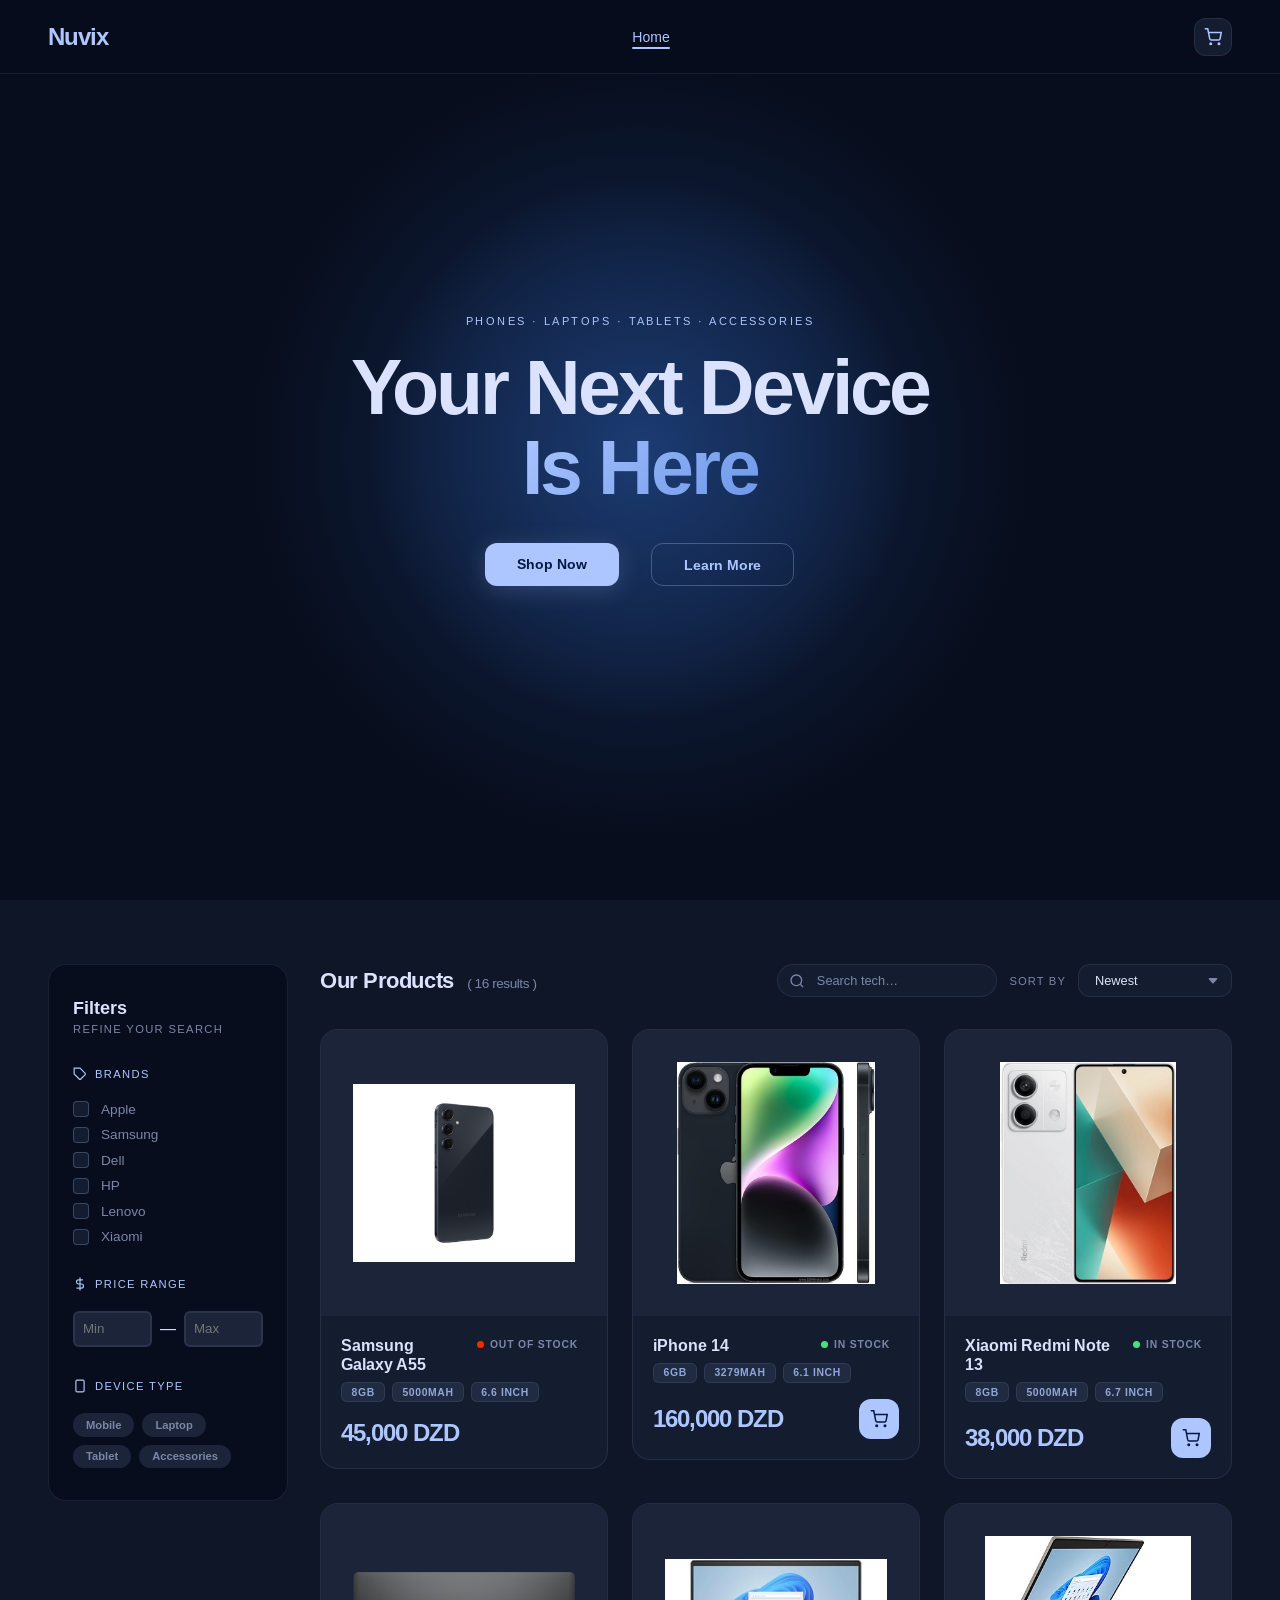
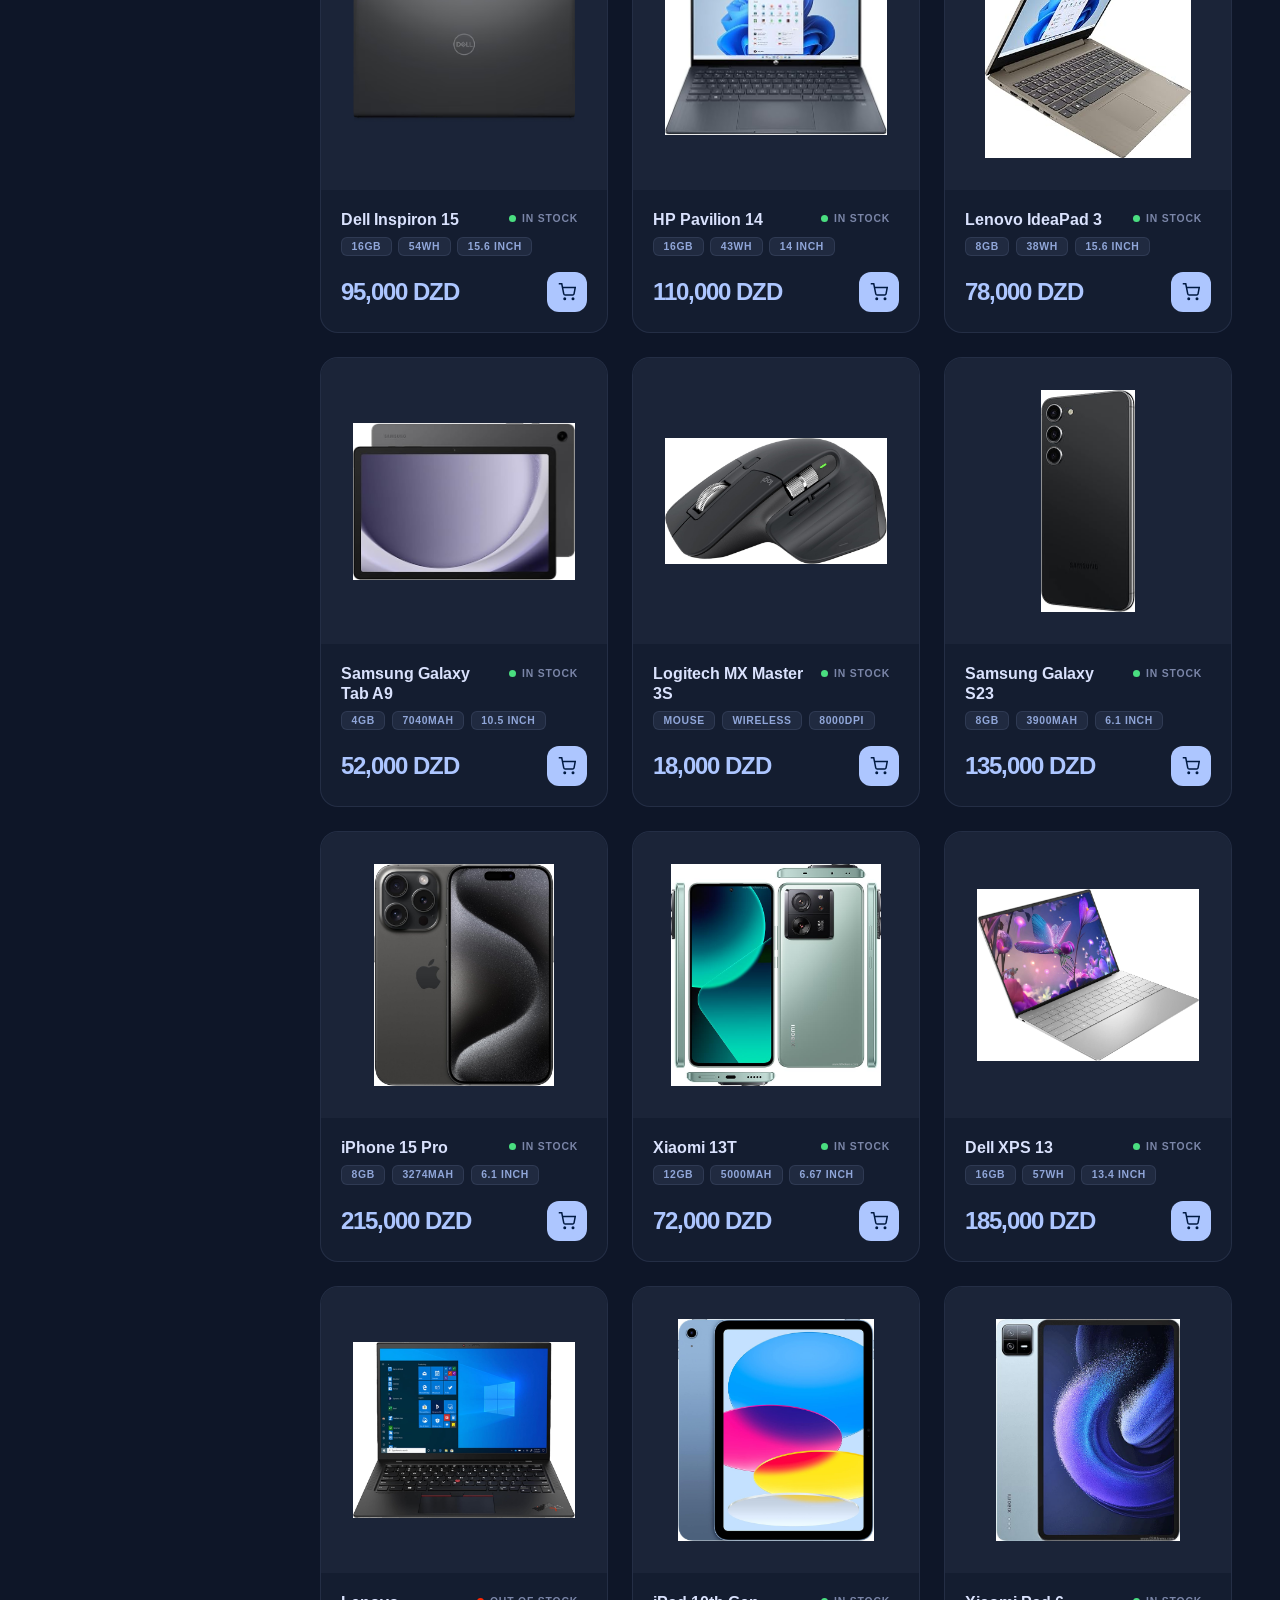
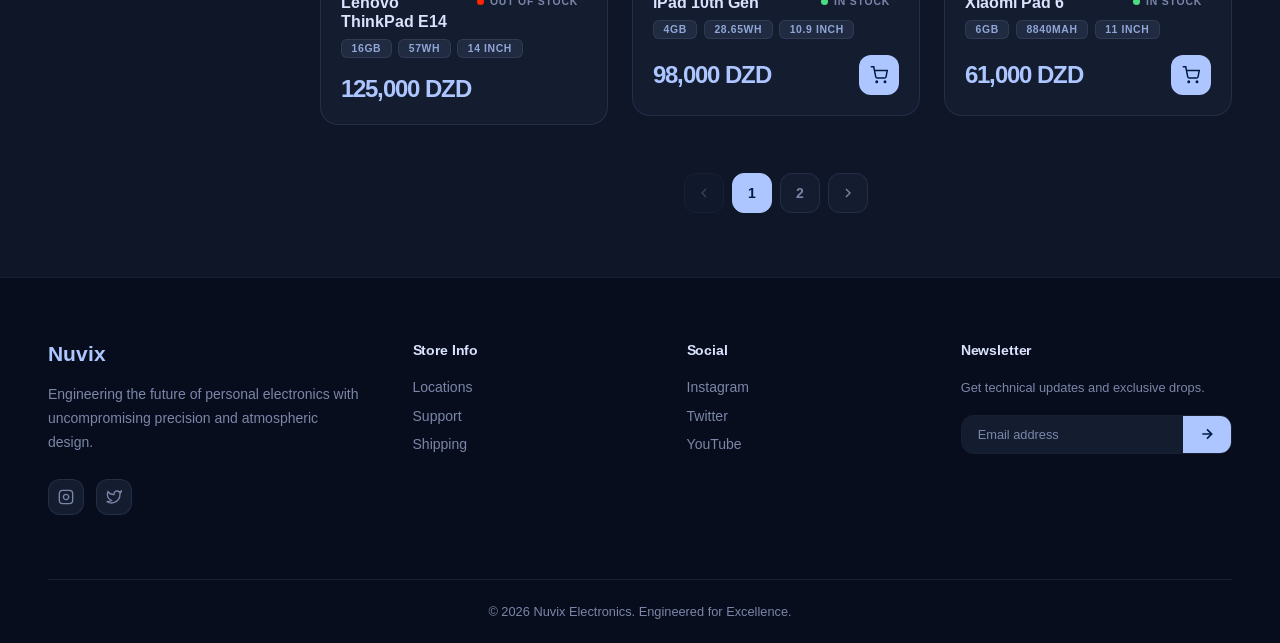
<file: public/index.html>
<!DOCTYPE html>
<html lang="en">


<head>
    <meta charset="utf-8" />
    <meta name="viewport" content="width=device-width, initial-scale=1.0" />
    <title>Home | Nuvix</title>
    <link rel="preconnect" href="https://fonts.googleapis.com">
    <link rel="preconnect" href="https://fonts.gstatic.com" crossorigin>
    <link href="https://fonts.googleapis.com/css2?family=Arimo:ital,wght@0,400..700;1,400..700&display=swap"
        rel="stylesheet">
    <link rel="stylesheet" href="./css/home.css">
</head>

<body>
    <nav class="nav">
        <div class="nav__logo">Nuvix</div>

        <ul class="nav__links">
            <li><a href="#" class="active">Home</a></li>

        </ul>

        <div class="nav__actions">
            <a href="cart.html" class="cart-nav-wrap" aria-label="Cart">

                <button class="btn-icon" tabindex="-1">

                    <svg xmlns=" http://www.w3.org/2000/svg" width="18" height="18" fill="none" stroke="currentColor"
                        stroke-width="2" viewBox="0 0 24 24">
                        <circle cx="9" cy="21" r="1" />
                        <circle cx="20" cy="21" r="1" />
                        <path d="M1 1h4l2.68 13.39a2 2 0 0 0 2 1.61h9.72a2 2 0 0 0 2-1.61L23 6H6" />
                    </svg>
                    <span class="cart-badge" id="cart-badge" style="display:none;">0</span>
                </button>
            </a>
        </div>
    </nav>

    <!-- ══ HERO ══════════════════════════════ -->
    <section class="hero background-gradient">


        <div class="hero__content">
            <span class="hero__eyebrow">Phones · Laptops · Tablets · Accessories</span>
            <h1 class="hero__title">Your Next Device<br /><span>Is Here</span></h1>
            <div class="hero__cta">
                <a href="#products" class="btn-primary">Shop Now</a>
                <button class="btn-secondary">Learn More</button>
            </div>
        </div>
    </section>

    <!-- ══ CATALOG ════════════════════════════ -->
    <div class="catalog" id="products">

        <!-- Sidebar -->
        <aside class="sidebar">
            <div class="sidebar__header">
                <h2>Filters</h2>
                <p>Refine your search</p>
            </div>

            <!-- Brands -->
            <div class="filter-group">
                <div class="filter-group__label">
                    <svg xmlns="http://www.w3.org/2000/svg" fill="none" viewBox="0 0 24 24" stroke="currentColor"
                        stroke-width="2">
                        <path d="M20.59 13.41l-7.17 7.17a2 2 0 0 1-2.83 0L2 12V2h10l8.59 8.59a2 2 0 0 1 0 2.82z" />
                        <line x1="7" y1="7" x2="7.01" y2="7" />
                    </svg>
                    Brands
                </div>
                <div class="checkbox-list">
                    <label class="checkbox-item"><input type="checkbox" /><span>Apple</span></label>
                    <label class="checkbox-item"><input type="checkbox" /><span>Samsung</span></label>
                    <label class="checkbox-item"><input type="checkbox" /><span>Dell</span></label>
                    <label class="checkbox-item"><input type="checkbox" /><span>HP</span></label>
                    <label class="checkbox-item"><input type="checkbox" /><span>Lenovo</span></label>
                    <label class="checkbox-item"><input type="checkbox" /><span>Xiaomi</span></label>
                </div>
            </div>

            <!-- Price Range -->
            <div class="filter-group">
                <div class="filter-group__label">
                    <svg xmlns="http://www.w3.org/2000/svg" fill="none" viewBox="0 0 24 24" stroke="currentColor"
                        stroke-width="2">
                        <line x1="12" y1="1" x2="12" y2="23" />
                        <path d="M17 5H9.5a3.5 3.5 0 0 0 0 7h5a3.5 3.5 0 0 1 0 7H6" />
                    </svg>
                    Price Range
                </div>
                <div class="range-wrap">
                    <div class="price-inputs">
                        <input type="number" id="price-min" placeholder="Min" min="0" />
                        <span>—</span>
                        <input type="number" id="price-max" placeholder="Max" min="0" />
                    </div>
                </div>
            </div>


            <!-- Device Type -->
            <div class="filter-group">
                <div class="filter-group__label">
                    <svg xmlns="http://www.w3.org/2000/svg" fill="none" viewBox="0 0 24 24" stroke="currentColor"
                        stroke-width="2">
                        <rect x="5" y="2" width="14" height="20" rx="2" ry="2" />
                        <line x1="12" y1="18" x2="12.01" y2="18" />
                    </svg>
                    Device Type
                </div>
                <div class="chip-list">
                    <button class="chip">Mobile</button>
                    <button class="chip">Laptop</button>
                    <button class="chip">Tablet</button>
                    <button class="chip">Accessories</button>
                </div>
            </div>
        </aside>

        <!-- Main -->
        <div class="main-content">
            <div class="sort-bar">
                <h2>Our Products <span id="results-number">(24 results)</span></h2>

                <div class="sort-controls">
                    <div class="nav__search">
                        <svg xmlns="http://www.w3.org/2000/svg" width="16" height="16" fill="none" stroke="currentColor"
                            stroke-width="2" viewBox="0 0 24 24">
                            <circle cx="11" cy="11" r="8" />
                            <line x1="21" y1="21" x2="16.65" y2="16.65" />
                        </svg>
                        <input type="text" placeholder="Search tech…" aria-label="Search" />
                    </div>
                    <label for="sort">Sort By</label>
                    <select id="sort">
                        <option>Newest</option>
                        <option>Price: Low to High</option>
                        <option>Price: High to Low</option>
                    </select>
                </div>
            </div>

            <div class="product-grid" id="product-grid"></div><!-- /grid -->

            <!-- Pagination -->
            <div class="pagination" role="navigation" aria-label="Product pages"></div>

        </div>
    </div>

    <!-- ══ FOOTER ════════════════════════════ -->
    <footer class="footer">
        <div class="footer__grid">

            <div class="footer__brand">
                <div class="footer__brand-logo">Nuvix</div>
                <p>Engineering the future of personal electronics with uncompromising precision and atmospheric design.
                </p>
                <div class="footer__socials">
                    <a href="#" class="social-btn" aria-label="Instagram">
                        <svg xmlns="http://www.w3.org/2000/svg" width="16" height="16" fill="none" stroke="currentColor"
                            stroke-width="2" viewBox="0 0 24 24">
                            <rect x="2" y="2" width="20" height="20" rx="5" ry="5" />
                            <path d="M16 11.37A4 4 0 1 1 12.63 8 4 4 0 0 1 16 11.37z" />
                            <line x1="17.5" y1="6.5" x2="17.51" y2="6.5" />
                        </svg>
                    </a>
                    <a href="#" class="social-btn" aria-label="Twitter">
                        <svg xmlns="http://www.w3.org/2000/svg" width="16" height="16" fill="none" stroke="currentColor"
                            stroke-width="2" viewBox="0 0 24 24">
                            <path
                                d="M23 3a10.9 10.9 0 0 1-3.14 1.53 4.48 4.48 0 0 0-7.86 3v1A10.66 10.66 0 0 1 3 4s-4 9 5 13a11.64 11.64 0 0 1-7 2c9 5 20 0 20-11.5a4.5 4.5 0 0 0-.08-.83A7.72 7.72 0 0 0 23 3z" />
                        </svg>
                    </a>
                </div>
            </div>

            <div class="footer__col">
                <h4>Store Info</h4>
                <ul>
                    <li><a href="#">Locations</a></li>
                    <li><a href="#">Support</a></li>
                    <li><a href="#">Shipping</a></li>
                </ul>
            </div>

            <div class="footer__col">
                <h4>Social</h4>
                <ul>
                    <li><a href="#">Instagram</a></li>
                    <li><a href="#">Twitter</a></li>
                    <li><a href="#">YouTube</a></li>
                </ul>
            </div>

            <div class="footer__col">
                <h4>Newsletter</h4>
                <p class="newsletter__label">Get technical updates and exclusive drops.</p>
                <div class="newsletter-form">
                    <input type="email" placeholder="Email address" aria-label="Email address" />
                    <button aria-label="Subscribe">
                        <svg xmlns="http://www.w3.org/2000/svg" width="16" height="16" fill="none" stroke="currentColor"
                            stroke-width="2.5" viewBox="0 0 24 24">
                            <line x1="5" y1="12" x2="19" y2="12" />
                            <polyline points="12 5 19 12 12 19" />
                        </svg>
                    </button>
                </div>
            </div>

        </div>

        <div class="footer__bottom">
            <p>© 2026 Nuvix Electronics. Engineered for Excellence.</p>
        </div>
    </footer>

    <script src="./js/data.js"></script>
    <script src="./js/home.js"></script>
</body>

</html>
</file>
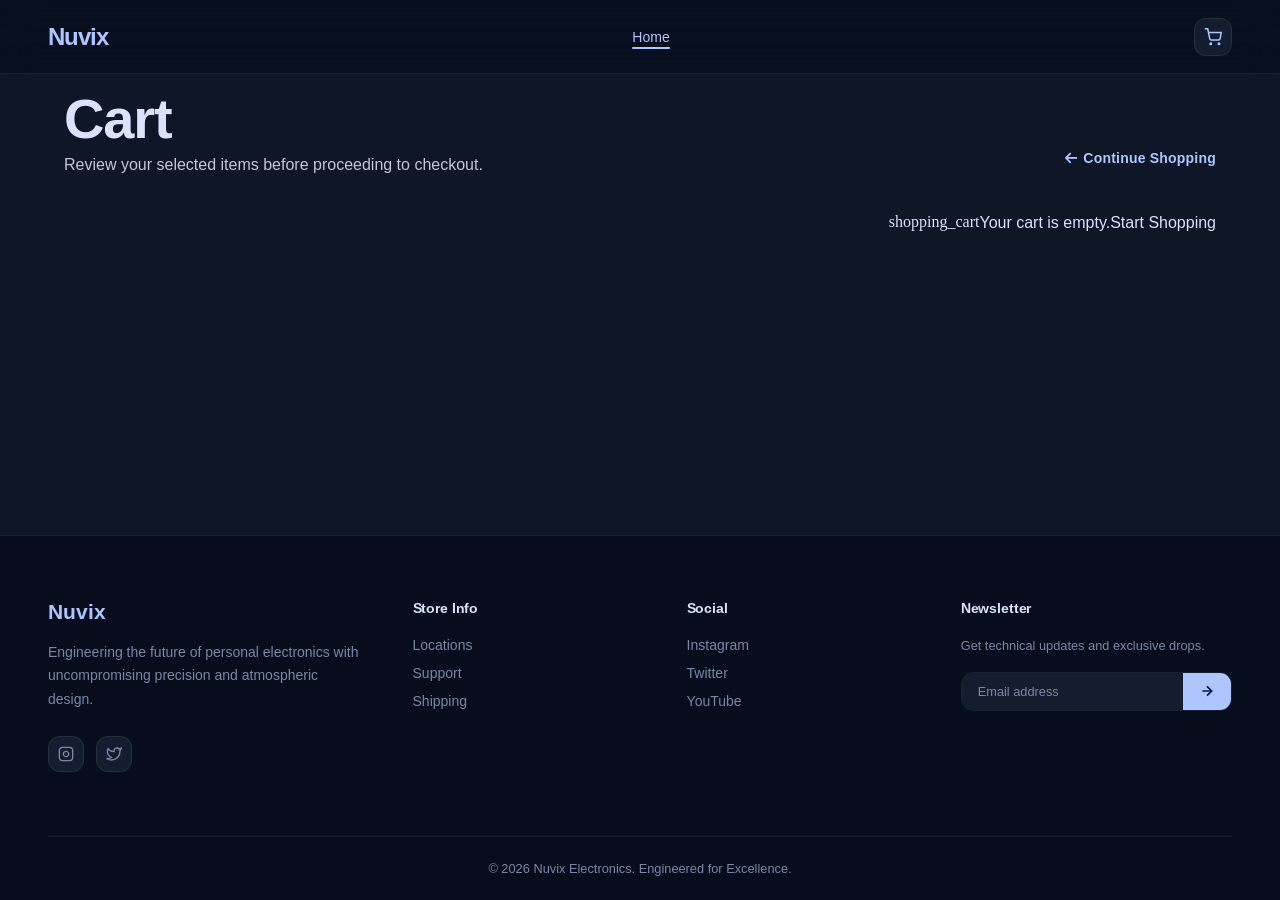
<file: public/cart.html>
<!DOCTYPE html>
<html lang="en">

<head>
    <meta charset="UTF-8" />
    <meta name="viewport" content="width=device-width, initial-scale=1.0" />
    <title>Cart | Nuvix</title>
    <link rel="preconnect" href="https://fonts.googleapis.com">
    <link rel="preconnect" href="https://fonts.gstatic.com" crossorigin>
    <link href="https://fonts.googleapis.com/css2?family=Arimo:ital,wght@0,400..700;1,400..700&display=swap"
        rel="stylesheet">
    <link rel="stylesheet" href="https://cdnjs.cloudflare.com/ajax/libs/font-awesome/6.5.0/css/all.min.css" />
    <link rel="stylesheet" href="./css/cart.css">
</head>

<body>

    <!-- Navbar -->
    <nav class="nav">
        <div class="nav__logo">Nuvix</div>

        <ul class="nav__links">
            <li><a href="./index.html" class="active">Home</a></li>

        </ul>

        <div class="nav__actions">
            <a href="./cart.html" class="btn-icon""><svg xmlns=" http://www.w3.org/2000/svg" width="18" height="18"
                fill="none" stroke="currentColor" stroke-width="2" viewBox="0 0 24 24">
                <circle cx="9" cy="21" r="1" />
                <circle cx="20" cy="21" r="1" />
                <path d="M1 1h4l2.68 13.39a2 2 0 0 0 2 1.61h9.72a2 2 0 0 0 2-1.61L23 6H6" />
                </svg>
            </a>
        </div>
    </nav>

    <!-- Main -->
    <main>

        <!-- Page Header -->
        <div class="page-header">
            <div>
                <h1 class="page-header__title">Cart</h1>
                <p class="page-header__sub">Review your selected items before proceeding to checkout.</p>
            </div>
            <a href="./index.html" class="continue-link">
                <i class="fa-solid fa-arrow-left"></i>
                Continue Shopping
            </a>
        </div>

        <!-- Layout -->
        <div class="cart-layout">

            <!-- Cart Items -->
            <div class="cart-items-col" id="cart-items-col">
                <!-- Cart items will be dynamically inserted here -->
            </div>

            <div class="empty-cart" id="empty-cart" style="display:none;">
                <span class="material-symbols-outlined">shopping_cart</span>
                <p>Your cart is empty.</p>
                <a href="index.html" class="btn-primary">Start Shopping</a>
            </div>

            <!-- Summary -->
            <div class="cart-summary-col">
                <div class="summary-card">
                    <div class="summary-card__title">Summary</div>

                    <div class="summary-rows">
                        <div class="summary-row">
                            <span>Subtotal</span>
                            <span id="subtotal">$3,596.00</span>
                        </div>

                    </div>

                    <div class="summary-divider"></div>

                    <div class="summary-total">
                        <span class="summary-total__label">Total Cost</span>
                        <span class="summary-total__amount" id="total">$3,596.00</span>
                    </div>

                    <a href="./checkout.html">
                        <button class="btn-checkout">
                            Proceed to Checkout
                            <i class="fa-solid fa-credit-card"></i>
                        </button>

                    </a>

                    <div class="secure-note">
                        <i class="fa-solid fa-lock"></i>
                        
                    </div>
                </div>
            </div>

        </div>
    </main>

    <footer class="footer">
        <div class="footer__grid">

            <div class="footer__brand">
                <div class="footer__brand-logo">Nuvix</div>
                <p>Engineering the future of personal electronics with uncompromising precision and atmospheric design.
                </p>
                <div class="footer__socials">
                    <a href="#" class="social-btn" aria-label="Instagram">
                        <svg xmlns="http://www.w3.org/2000/svg" width="16" height="16" fill="none" stroke="currentColor"
                            stroke-width="2" viewBox="0 0 24 24">
                            <rect x="2" y="2" width="20" height="20" rx="5" ry="5" />
                            <path d="M16 11.37A4 4 0 1 1 12.63 8 4 4 0 0 1 16 11.37z" />
                            <line x1="17.5" y1="6.5" x2="17.51" y2="6.5" />
                        </svg>
                    </a>
                    <a href="#" class="social-btn" aria-label="Twitter">
                        <svg xmlns="http://www.w3.org/2000/svg" width="16" height="16" fill="none" stroke="currentColor"
                            stroke-width="2" viewBox="0 0 24 24">
                            <path
                                d="M23 3a10.9 10.9 0 0 1-3.14 1.53 4.48 4.48 0 0 0-7.86 3v1A10.66 10.66 0 0 1 3 4s-4 9 5 13a11.64 11.64 0 0 1-7 2c9 5 20 0 20-11.5a4.5 4.5 0 0 0-.08-.83A7.72 7.72 0 0 0 23 3z" />
                        </svg>
                    </a>
                </div>
            </div>

            <div class="footer__col">
                <h4>Store Info</h4>
                <ul>
                    <li><a href="#">Locations</a></li>
                    <li><a href="#">Support</a></li>
                    <li><a href="#">Shipping</a></li>
                </ul>
            </div>

            <div class="footer__col">
                <h4>Social</h4>
                <ul>
                    <li><a href="#">Instagram</a></li>
                    <li><a href="#">Twitter</a></li>
                    <li><a href="#">YouTube</a></li>
                </ul>
            </div>

            <div class="footer__col">
                <h4>Newsletter</h4>
                <p class="newsletter__label">Get technical updates and exclusive drops.</p>
                <div class="newsletter-form">
                    <input type="email" placeholder="Email address" aria-label="Email address" />
                    <button aria-label="Subscribe">
                        <svg xmlns="http://www.w3.org/2000/svg" width="16" height="16" fill="none" stroke="currentColor"
                            stroke-width="2.5" viewBox="0 0 24 24">
                            <line x1="5" y1="12" x2="19" y2="12" />
                            <polyline points="12 5 19 12 12 19" />
                        </svg>
                    </button>
                </div>
            </div>

        </div>

        <div class="footer__bottom">
            <p>© 2026 Nuvix Electronics. Engineered for Excellence.</p>
        </div>
    </footer>

    <script src="./js/data.js"></script>
    <script src="./js/cart.js"></script>

    </script>

</body>

</html>
</file>
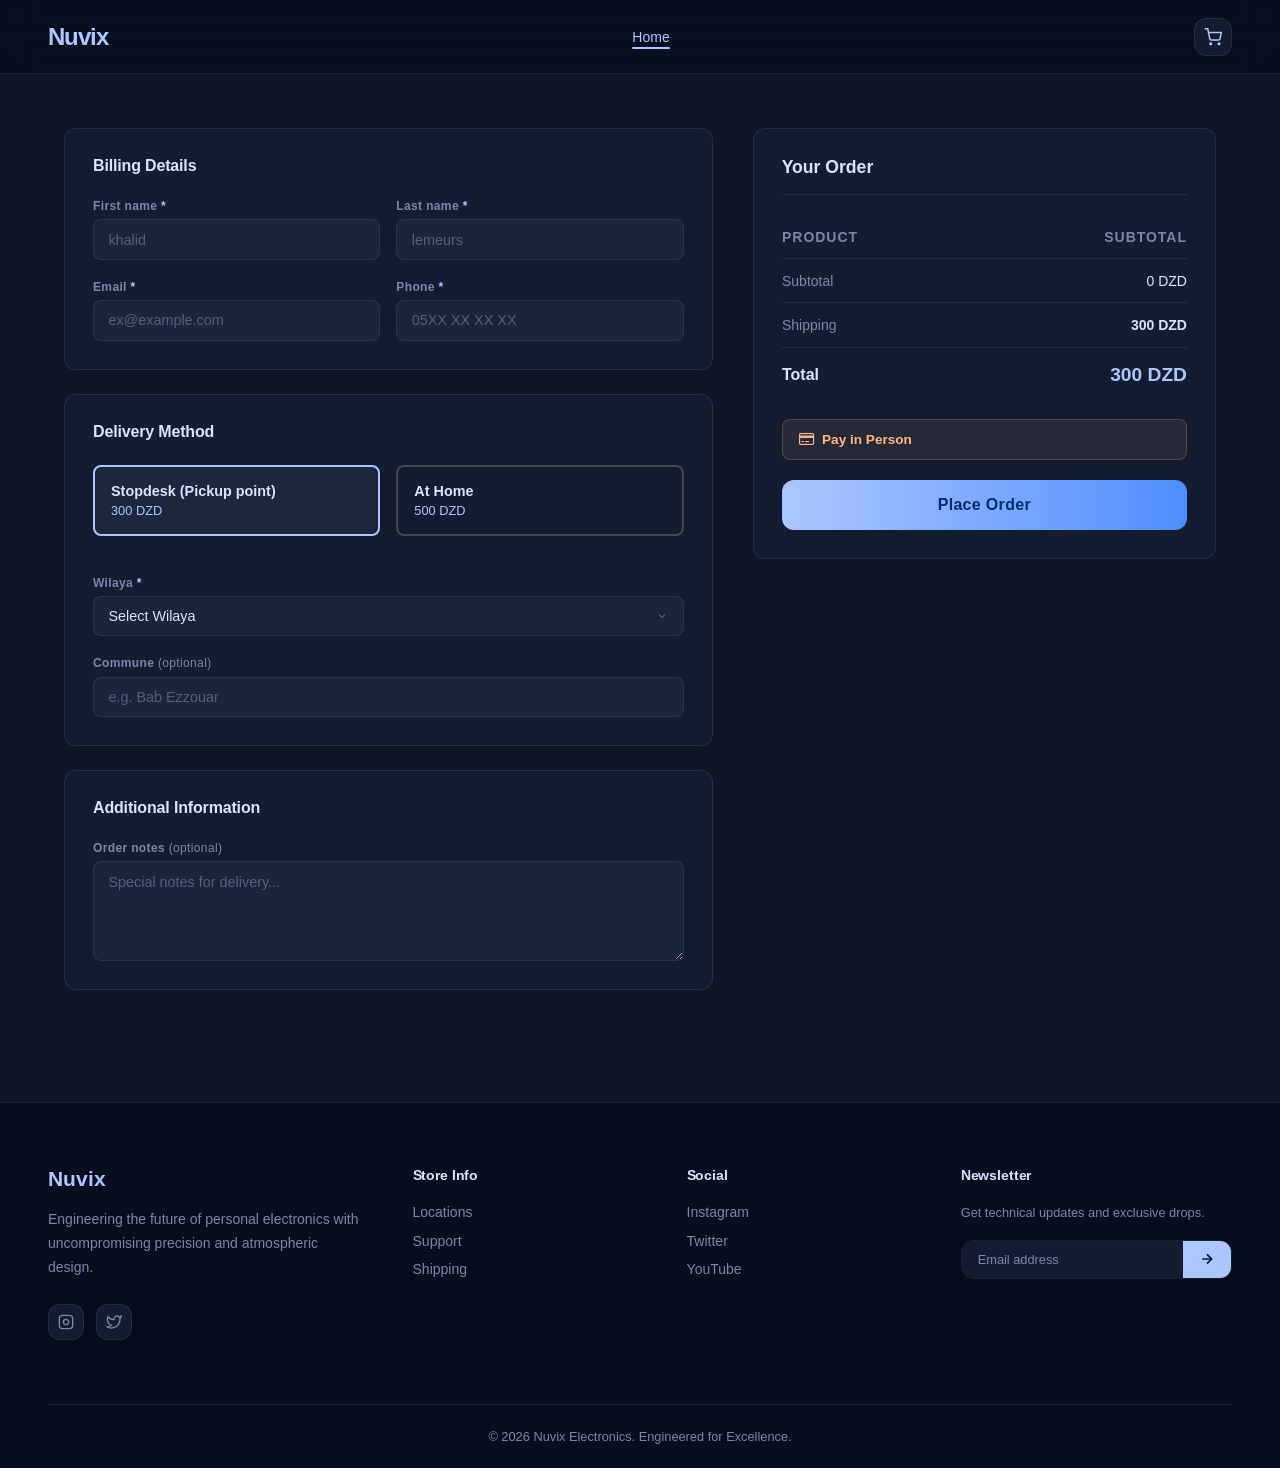
<file: public/checkout.html>
<!DOCTYPE html>
<html lang="en">

<head>
    <meta charset="UTF-8" />
    <meta name="viewport" content="width=device-width, initial-scale=1.0" />
    <title>Checkout | Nuvix</title>
    <link rel="preconnect" href="https://fonts.googleapis.com">
    <link rel="preconnect" href="https://fonts.gstatic.com" crossorigin>
    <link href="https://fonts.googleapis.com/css2?family=Arimo:ital,wght@0,400..700;1,400..700&display=swap"
        rel="stylesheet">
    <link rel="stylesheet" href="https://cdnjs.cloudflare.com/ajax/libs/font-awesome/6.5.0/css/all.min.css" />
    <link rel="stylesheet" href="./css/checkout.css">
</head>

<body>

    <nav class="nav">
        <div class="nav__logo">Nuvix</div>

        <ul class="nav__links">
            <li><a href="./index.html" class="active">Home</a></li>

        </ul>

        <div class="nav__actions">
            <a href="./cart.html" class="btn-icon""><svg xmlns=" http://www.w3.org/2000/svg" width="18" height="18"
                fill="none" stroke="currentColor" stroke-width="2" viewBox="0 0 24 24">
                <circle cx="9" cy="21" r="1" />
                <circle cx="20" cy="21" r="1" />
                <path d="M1 1h4l2.68 13.39a2 2 0 0 0 2 1.61h9.72a2 2 0 0 0 2-1.61L23 6H6" />
                </svg>
            </a>
        </div>
    </nav>

    <!-- Main -->
    <main class="checkout-main">
        <div class="checkout-wrapper">

            <!-- ── LEFT: Form ── -->
            <div class="checkout-form-col">

                <!-- Breadcrumb -->
                

                <form class="checkout-form" id="checkout-form" novalidate>

                    <!-- BILLING -->
                    <section class="form-section">
                        <h2 class="form-section__title">Billing Details</h2>

                        <div class="field-row">
                            <div class="field-group">
                                <label for="first-name">First name <span class="req">*</span></label>
                                <input type="text" id="first-name" name="first_name" required placeholder="khalid" />
                            </div>
                            <div class="field-group">
                                <label for="last-name">Last name <span class="req">*</span></label>
                                <input type="text" id="last-name" name="last_name" required placeholder="lemeurs" />
                            </div>
                        </div>

                        <div class="field-row">
                            <div class="field-group">
                                <label for="email">Email <span class="req">*</span></label>
                                <input type="email" id="email" name="email" required placeholder="ex@example.com" />
                            </div>
                            <div class="field-group">
                                <label for="phone">Phone <span class="req">*</span></label>
                                <input type="tel" id="phone" name="phone" required placeholder="05XX XX XX XX" />
                            </div>
                        </div>
                    </section>

                    <!-- DELIVERY METHOD -->
                    <section class="form-section">
                        <h2 class="form-section__title">Delivery Method</h2>

                        <div class="delivery-options">
                            <label class="delivery-option">
                                <input type="radio" name="delivery" value="stopdesk" checked
                                    onchange="toggleDelivery()" />
                                <span class="delivery-option__box">
                                    <span class="delivery-option__title">Stopdesk (Pickup point)</span>
                                    <span class="delivery-option__price">300 DZD</span>
                                </span>
                            </label>
                            <label class="delivery-option">
                                <input type="radio" name="delivery" value="home" onchange="toggleDelivery()" />
                                <span class="delivery-option__box">
                                    <span class="delivery-option__title">At Home</span>
                                    <span class="delivery-option__price">500 DZD</span>
                                </span>
                            </label>
                        </div>

                        <div class="field-group" style="margin-top: 1.25rem;">
                            <label for="wilaya">Wilaya <span class="req">*</span></label>
                            <select id="wilaya" name="wilaya" required>
                                <option value="" disabled selected>Select Wilaya</option>
                            </select>
                        </div>

                        <div class="field-group" id="commune-group">
                            <label for="commune">Commune <span class="opt">(optional)</span></label>
                            <input type="text" id="commune" name="commune" placeholder="e.g. Bab Ezzouar" />
                        </div>
                    </section>

                    <!-- NOTES -->
                    <section class="form-section">
                        <h2 class="form-section__title">Additional Information</h2>
                        <div class="field-group">
                            <label for="notes">Order notes <span class="opt">(optional)</span></label>
                            <textarea id="notes" name="notes" rows="4"
                                placeholder="Special notes for delivery..."></textarea>
                        </div>
                    </section>

                </form>
            </div>

            <!-- ── RIGHT: Order Summary ── -->
            <aside class="checkout-summary">
                <h2 class="summary__title">Your Order</h2>

                <div class="summary__table">
                    <div class="summary__row summary__head">
                        <span>Product</span>
                        <span>Subtotal</span>
                    </div>

                    <!-- Items injected by JS -->
                    <div class="summary__items" id="summary-items">
                        <!-- fallback -->
                        <div class="summary__item">
                            <div class="summary__item-img">
                                <img src="" alt="" id="summary-img" />
                            </div>
                            <span class="summary__item-name" id="summary-name">—</span>
                            <span class="summary__item-price" id="summary-price">—</span>
                        </div>
                    </div>

                    <div class="summary__row">
                        <span>Subtotal</span>
                        <span class="summary__value" id="summary-subtotal">—</span>
                    </div>
                    <div class="summary__row">
                        <span>Shipping</span>
                        <span class="summary__value">
                            <strong id="summary-shipping"></strong>
                        </span>
                    </div>
                    <div class="summary__row summary__total">
                        <span>Total</span>
                        <span class="summary__value" id="summary-total">—</span>
                    </div>
                </div>

                <div class="summary__payment-note">
                    <i class="fa-regular fa-credit-card"></i>
                    Pay in Person
                </div>



                <button type="submit" form="checkout-form" class="btn-place-order">
                    Place Order
                </button>
            </aside>

        </div>
    </main>

    <!-- Footer -->
    <footer class="footer">
        <div class="footer__grid">

            <div class="footer__brand">
                <div class="footer__brand-logo">Nuvix</div>
                <p>Engineering the future of personal electronics with uncompromising precision and atmospheric design.
                </p>
                <div class="footer__socials">
                    <a href="#" class="social-btn" aria-label="Instagram">
                        <svg xmlns="http://www.w3.org/2000/svg" width="16" height="16" fill="none" stroke="currentColor"
                            stroke-width="2" viewBox="0 0 24 24">
                            <rect x="2" y="2" width="20" height="20" rx="5" ry="5" />
                            <path d="M16 11.37A4 4 0 1 1 12.63 8 4 4 0 0 1 16 11.37z" />
                            <line x1="17.5" y1="6.5" x2="17.51" y2="6.5" />
                        </svg>
                    </a>
                    <a href="#" class="social-btn" aria-label="Twitter">
                        <svg xmlns="http://www.w3.org/2000/svg" width="16" height="16" fill="none" stroke="currentColor"
                            stroke-width="2" viewBox="0 0 24 24">
                            <path
                                d="M23 3a10.9 10.9 0 0 1-3.14 1.53 4.48 4.48 0 0 0-7.86 3v1A10.66 10.66 0 0 1 3 4s-4 9 5 13a11.64 11.64 0 0 1-7 2c9 5 20 0 20-11.5a4.5 4.5 0 0 0-.08-.83A7.72 7.72 0 0 0 23 3z" />
                        </svg>
                    </a>
                </div>
            </div>

            <div class="footer__col">
                <h4>Store Info</h4>
                <ul>
                    <li><a href="#">Locations</a></li>
                    <li><a href="#">Support</a></li>
                    <li><a href="#">Shipping</a></li>
                </ul>
            </div>

            <div class="footer__col">
                <h4>Social</h4>
                <ul>
                    <li><a href="#">Instagram</a></li>
                    <li><a href="#">Twitter</a></li>
                    <li><a href="#">YouTube</a></li>
                </ul>
            </div>

            <div class="footer__col">
                <h4>Newsletter</h4>
                <p class="newsletter__label">Get technical updates and exclusive drops.</p>
                <div class="newsletter-form">
                    <input type="email" placeholder="Email address" aria-label="Email address" />
                    <button aria-label="Subscribe">
                        <svg xmlns="http://www.w3.org/2000/svg" width="16" height="16" fill="none" stroke="currentColor"
                            stroke-width="2.5" viewBox="0 0 24 24">
                            <line x1="5" y1="12" x2="19" y2="12" />
                            <polyline points="12 5 19 12 12 19" />
                        </svg>
                    </button>
                </div>
            </div>

        </div>

        <div class="footer__bottom">
            <p>© 2026 Nuvix Electronics. Engineered for Excellence.</p>
        </div>
    </footer>
    <script src="./js/data.js"></script>
    <script src="./js/checkout.js"></script>

</body>

</html>
</file>
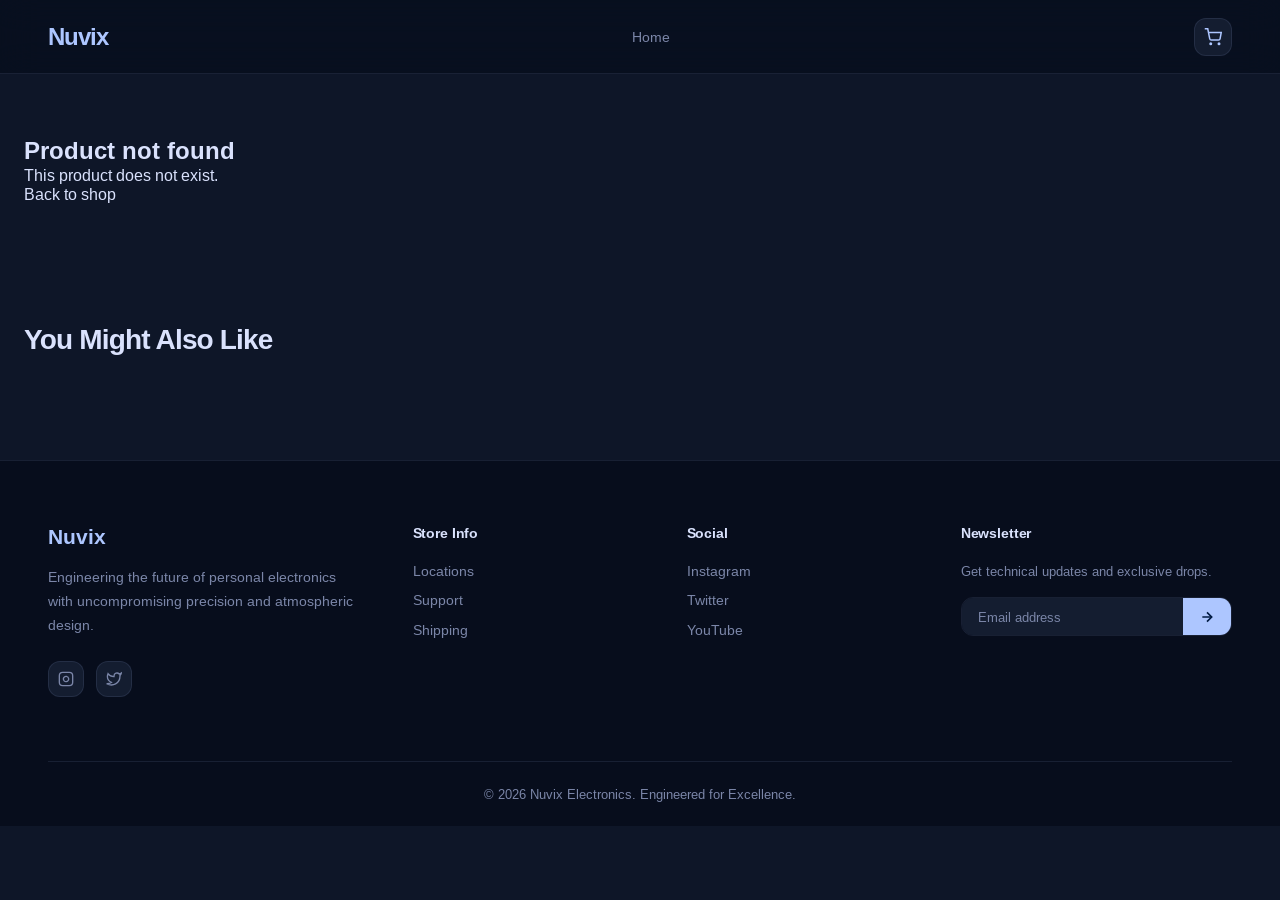
<file: public/product.html>
<!DOCTYPE html>
<html lang="en">

<head>
    <meta charset="UTF-8" />
    <meta name="viewport" content="width=device-width, initial-scale=1.0" />
    <title>NovaBook Pro X1 — Nuvix Store</title>
    <link rel="preconnect" href="https://fonts.googleapis.com">
    <link rel="preconnect" href="https://fonts.gstatic.com" crossorigin>
    <link href="https://fonts.googleapis.com/css2?family=Arimo:ital,wght@0,400..700;1,400..700&display=swap"
        rel="stylesheet">
    <link rel="stylesheet" href="./css/product.css">

</head>

<body>

    <!-- ── Navbar ──────────────────────────────────────────── -->
    <nav class="nav">
        <div class="nav__logo">Nuvix</div>
    
        <ul class="nav__links">
            <li><a href="./index.html">Home</a></li>
        </ul>
    
        <div class="nav__actions">
            <a href="cart.html" class="cart-nav-wrap" aria-label="Cart">
                <button class="btn-icon" tabindex="-1">
                    <svg xmlns="http://www.w3.org/2000/svg" width="18" height="18" fill="none" stroke="currentColor"
                        stroke-width="2" viewBox="0 0 24 24">
                        <circle cx="9" cy="21" r="1" />
                        <circle cx="20" cy="21" r="1" />
                        <path d="M1 1h4l2.68 13.39a2 2 0 0 0 2 1.61h9.72a2 2 0 0 0 2-1.61L23 6H6" />
                    </svg>
                    <span class="cart-badge" id="cart-badge" style="display:none;">0</span>
                </button>
            </a>
        </div>
    </nav>

    <!-- ── Main ────────────────────────────────────────────── -->
    <main>
        <!-- Product Layout -->
        <div class="product-layout">

            <!-- Gallery -->
            <div class="gallery">
                <div class="gallery__thumbnails" id="thumbnails"></div>

                <div class="gallery__main">
                    <img id="main-image" src="" alt="" />
                    <span class="gallery__badge" id="product-badge">New Arrival</span>
                </div>
            </div>

            <!-- Product Info -->
            <div class="product-info">
                <div class="product-info__header">
                    <h1 id="product-name"></h1>
                    <!-- <div class="product-info__rating">
                        <div class="stars">
                            <span class="material-symbols-outlined" style="font-variation-settings:'FILL' 1">star</span>
                            <span class="material-symbols-outlined" style="font-variation-settings:'FILL' 1">star</span>
                            <span class="material-symbols-outlined" style="font-variation-settings:'FILL' 1">star</span>
                            <span class="material-symbols-outlined" style="font-variation-settings:'FILL' 1">star</span>
                            <span class="material-symbols-outlined"
                                style="font-variation-settings:'FILL' 0">star_half</span>
                        </div>
                        <span class="rating-count">(128 reviews)</span>
                    </div> -->

                    <div class="product-info__price" id="product-price"></div>
                </div>

                <!-- Specs -->
                <div class="specs-grid" id="specs-grid"></div>


                <!-- Options -->
                <div class="options">
                    <div>
                        <div class="option-label">Color</div>
                        <div class="color-options" id="color-options"></div>
                    </div>

                    <div id="storage-wrapper">
                        <div class="option-label">Storage</div>
                        <div class="storage-options" id="storage-options"></div>
                    </div>
                </div>

                <!-- CTA -->
                <div class="cta-group">
                    <button class="btn-buy">Buy Now</button>
                    <button class="btn-cart">Add to Cart</button>
                </div>

                <!-- Perks -->
                <div class="perks">
                    <div class="perk">
                        <svg class="blue-icons" xmlns="http://www.w3.org/2000/svg"
                            viewBox="0 0 640 640"><!--!Font Awesome Free v7.2.0 by @fontawesome - https://fontawesome.com License - https://fontawesome.com/license/free Copyright 2026 Fonticons, Inc.-->
                            <path
                                d="M64 160C64 124.7 92.7 96 128 96L416 96C451.3 96 480 124.7 480 160L480 192L530.7 192C547.7 192 564 198.7 576 210.7L621.3 256C633.3 268 640 284.3 640 301.3L640 448C640 483.3 611.3 512 576 512L572.7 512C562.3 548.9 528.3 576 488 576C447.7 576 413.8 548.9 403.3 512L300.7 512C290.3 548.9 256.3 576 216 576C175.7 576 141.8 548.9 131.3 512L128 512C92.7 512 64 483.3 64 448L64 400L24 400C10.7 400 0 389.3 0 376C0 362.7 10.7 352 24 352L136 352C149.3 352 160 341.3 160 328C160 314.7 149.3 304 136 304L24 304C10.7 304 0 293.3 0 280C0 266.7 10.7 256 24 256L200 256C213.3 256 224 245.3 224 232C224 218.7 213.3 208 200 208L24 208C10.7 208 0 197.3 0 184C0 170.7 10.7 160 24 160L64 160zM576 352L576 301.3L530.7 256L480 256L480 352L576 352zM256 488C256 465.9 238.1 448 216 448C193.9 448 176 465.9 176 488C176 510.1 193.9 528 216 528C238.1 528 256 510.1 256 488zM488 528C510.1 528 528 510.1 528 488C528 465.9 510.1 448 488 448C465.9 448 448 465.9 448 488C448 510.1 465.9 528 488 528z" />
                        </svg>
                        Free Shipping
                    </div>
                    <div class="perk">
                        <svg class="blue-icons" xmlns="http://www.w3.org/2000/svg"
                            viewBox="0 0 640 640"><!--!Font Awesome Free v7.2.0 by @fontawesome - https://fontawesome.com License - https://fontawesome.com/license/free Copyright 2026 Fonticons, Inc.-->
                            <path
                                d="M470.5 463.6C451.4 416.9 405.5 384 352 384L288 384C234.5 384 188.6 416.9 169.5 463.6C133.9 426.3 112 375.7 112 320C112 205.1 205.1 112 320 112C434.9 112 528 205.1 528 320C528 375.7 506.1 426.2 470.5 463.6zM430.4 496.3C398.4 516.4 360.6 528 320 528C279.4 528 241.6 516.4 209.5 496.3C216.8 459.6 249.2 432 288 432L352 432C390.8 432 423.2 459.6 430.5 496.3zM320 576C461.4 576 576 461.4 576 320C576 178.6 461.4 64 320 64C178.6 64 64 178.6 64 320C64 461.4 178.6 576 320 576zM320 304C297.9 304 280 286.1 280 264C280 241.9 297.9 224 320 224C342.1 224 360 241.9 360 264C360 286.1 342.1 304 320 304zM232 264C232 312.6 271.4 352 320 352C368.6 352 408 312.6 408 264C408 215.4 368.6 176 320 176C271.4 176 232 215.4 232 264z" />
                        </svg>
                        2 Year Warranty
                    </div>
                </div>
            </div>
        </div>


        <!-- Related Products -->
        <!-- You Might Also Like -->
        <section class="related-section">
            <h2 class="section-title">You Might Also Like</h2>
            <div class="related-grid" id="related-grid"></div>
        </section>

    </main>

    <!-- ── Footer ──────────────────────────────────────────── -->
    <footer class="footer">
        <div class="footer__grid">
    
            <div class="footer__brand">
                <div class="footer__brand-logo">Nuvix</div>
                <p>Engineering the future of personal electronics with uncompromising precision and atmospheric design.
                </p>
                <div class="footer__socials">
                    <a href="#" class="social-btn" aria-label="Instagram">
                        <svg xmlns="http://www.w3.org/2000/svg" width="16" height="16" fill="none" stroke="currentColor"
                            stroke-width="2" viewBox="0 0 24 24">
                            <rect x="2" y="2" width="20" height="20" rx="5" ry="5" />
                            <path d="M16 11.37A4 4 0 1 1 12.63 8 4 4 0 0 1 16 11.37z" />
                            <line x1="17.5" y1="6.5" x2="17.51" y2="6.5" />
                        </svg>
                    </a>
                    <a href="#" class="social-btn" aria-label="Twitter">
                        <svg xmlns="http://www.w3.org/2000/svg" width="16" height="16" fill="none" stroke="currentColor"
                            stroke-width="2" viewBox="0 0 24 24">
                            <path
                                d="M23 3a10.9 10.9 0 0 1-3.14 1.53 4.48 4.48 0 0 0-7.86 3v1A10.66 10.66 0 0 1 3 4s-4 9 5 13a11.64 11.64 0 0 1-7 2c9 5 20 0 20-11.5a4.5 4.5 0 0 0-.08-.83A7.72 7.72 0 0 0 23 3z" />
                        </svg>
                    </a>
                </div>
            </div>
    
            <div class="footer__col">
                <h4>Store Info</h4>
                <ul>
                    <li><a href="#">Locations</a></li>
                    <li><a href="#">Support</a></li>
                    <li><a href="#">Shipping</a></li>
                </ul>
            </div>
    
            <div class="footer__col">
                <h4>Social</h4>
                <ul>
                    <li><a href="#">Instagram</a></li>
                    <li><a href="#">Twitter</a></li>
                    <li><a href="#">YouTube</a></li>
                </ul>
            </div>
    
            <div class="footer__col">
                <h4>Newsletter</h4>
                <p class="newsletter__label">Get technical updates and exclusive drops.</p>
                <div class="newsletter-form">
                    <input type="email" placeholder="Email address" aria-label="Email address" />
                    <button aria-label="Subscribe">
                        <svg xmlns="http://www.w3.org/2000/svg" width="16" height="16" fill="none" stroke="currentColor"
                            stroke-width="2.5" viewBox="0 0 24 24">
                            <line x1="5" y1="12" x2="19" y2="12" />
                            <polyline points="12 5 19 12 12 19" />
                        </svg>
                    </button>
                </div>
            </div>
    
        </div>
    
        <div class="footer__bottom">
            <p>© 2026 Nuvix Electronics. Engineered for Excellence.</p>
        </div>
    </footer>

    <script>


        // ── Gallery image switcher ──────────────────────────
        const images = [
            "https://lh3.googleusercontent.com/aida-public/[base64]",
            "https://lh3.googleusercontent.com/aida-public/[base64]",
            "https://lh3.googleusercontent.com/aida-public/[base64]",
            "https://lh3.googleusercontent.com/aida-public/[base64]"
        ]

        function switchImage(btn, index) {
            document.getElementById('main-image').src = images[index]
            document.querySelectorAll('.gallery__thumb').forEach(t => t.classList.remove('active'))
            btn.classList.add('active')
        }

        // ── Color selection ─────────────────────────────────
        function selectColor(btn) {
            document.querySelectorAll('.color-btn').forEach(b => b.classList.remove('active'))
            btn.classList.add('active')
        }

        // ── Storage selection ───────────────────────────────
        function selectStorage(btn) {
            document.querySelectorAll('.storage-btn').forEach(b => b.classList.remove('active'))
            btn.classList.add('active')
        }
    </script>
    <script src="./js/data.js"></script>
    <script src="./js/product.js"></script>
</body>

</html>
</file>
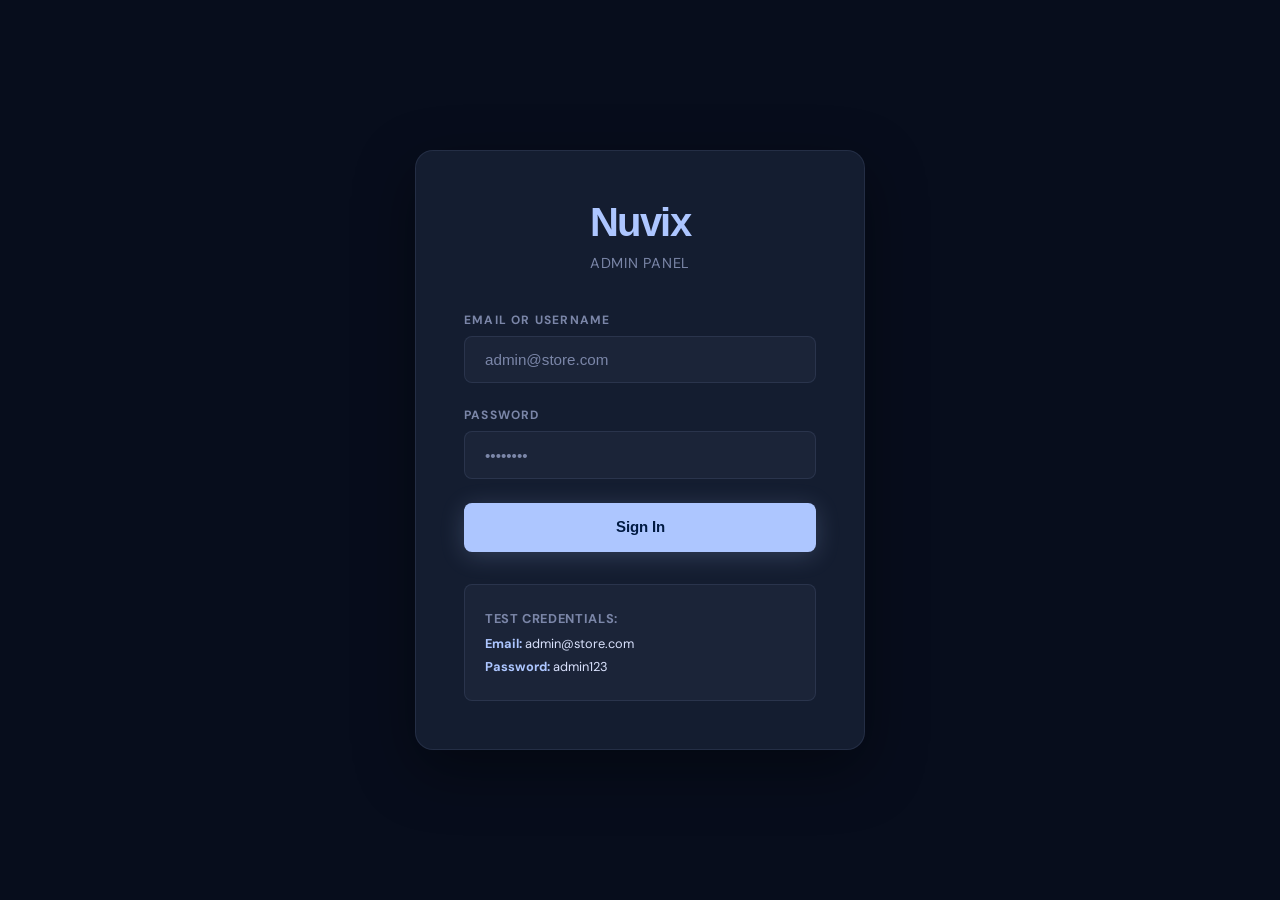
<file: public/admin/dashboard.html>
<!DOCTYPE html>
<html lang="en">
<head>
    <meta charset="UTF-8">
    <meta name="viewport" content="width=device-width, initial-scale=1.0">
    <title>Dashboard | Nuvix Admin</title>
    <link rel="preconnect" href="https://fonts.googleapis.com">
    <link rel="preconnect" href="https://fonts.gstatic.com" crossorigin>
    <link href="https://fonts.googleapis.com/css2?family=Arimo:ital,wght@0,400..700;1,400..700&display=swap" rel="stylesheet">
    <link href="https://fonts.googleapis.com/css2?family=DM+Sans:ital,opsz,wght@0,9..40,100..700;1,9..40,100..700&display=swap" rel="stylesheet">
    <link rel="stylesheet" href="../css/shared.css">
    <link rel="stylesheet" href="../css/admin/dashboard.css">
</head>
<body>
    <!-- Navbar -->
    <nav class="navbar">
        <div class="navbar__logo">Nuvix Admin</div>
        <ul class="navbar__links">
            <li><a href="./dashboard.html" class="active">Dashboard</a></li>
            <li><a href="./products.html">Products</a></li>
            <li><a href="./orders.html">Orders</a></li>
            <li><a href="./users.html">Users</a></li>
        </ul>
        <div class="navbar__actions">
            <button class="btn-icon" id="logoutBtn" title="Logout">
                <svg xmlns="http://www.w3.org/2000/svg" width="18" height="18" fill="none" stroke="currentColor" stroke-width="2" viewBox="0 0 24 24">
                    <path d="M9 21H5a2 2 0 0 1-2-2V5a2 2 0 0 1 2-2h4"></path>
                    <polyline points="16 17 21 12 16 7"></polyline>
                    <line x1="21" y1="12" x2="9" y2="12"></line>
                </svg>
            </button>
        </div>
    </nav>

    <!-- Sidebar -->
    <aside class="sidebar">
        <div class="sidebar__header">
            <h2>Navigation</h2>
        </div>
        <ul class="sidebar__list">
            <li class="sidebar__item">
                <a href="./dashboard.html" class="active">
                    <svg xmlns="http://www.w3.org/2000/svg" fill="none" stroke="currentColor" stroke-width="2" viewBox="0 0 24 24">
                        <path d="M3 9l9-7 9 7v11a2 2 0 0 1-2 2H5a2 2 0 0 1-2-2z"></path>
                        <polyline points="9 22 9 12 15 12 15 22"></polyline>
                    </svg>
                    Dashboard
                </a>
            </li>
            <li class="sidebar__item">
                <a href="./products.html">
                    <svg xmlns="http://www.w3.org/2000/svg" fill="none" stroke="currentColor" stroke-width="2" viewBox="0 0 24 24">
                        <circle cx="9" cy="21" r="1"></circle>
                        <circle cx="20" cy="21" r="1"></circle>
                        <path d="M1 1h4l2.68 13.39a2 2 0 0 0 2 1.61h9.72a2 2 0 0 0 2-1.61L23 6H6"></path>
                    </svg>
                    Products
                </a>
            </li>
            <li class="sidebar__item">
                <a href="./orders.html">
                    <svg xmlns="http://www.w3.org/2000/svg" fill="none" stroke="currentColor" stroke-width="2" viewBox="0 0 24 24">
                        <path d="M9 11l3 3L22 4"></path>
                        <path d="M21 12a9 9 0 1 1-18 0 9 9 0 0 1 18 0z"></path>
                    </svg>
                    Orders
                </a>
            </li>
            <li class="sidebar__item">
                <a href="./users.html">
                    <svg xmlns="http://www.w3.org/2000/svg" fill="none" stroke="currentColor" stroke-width="2" viewBox="0 0 24 24">
                        <path d="M17 21v-2a4 4 0 0 0-4-4H5a4 4 0 0 0-4 4v2"></path>
                        <circle cx="9" cy="7" r="4"></circle>
                        <path d="M23 21v-2a4 4 0 0 0-3-3.87"></path>
                        <path d="M16 3.13a4 4 0 0 1 0 7.75"></path>
                    </svg>
                    Users
                </a>
            </li>
        </ul>
    </aside>

    <!-- Main Content -->
    <main>
        <div class="page-header">
            <h1>Dashboard</h1>
            <p>Welcome to the Nuvix Admin Panel</p>
        </div>

        <!-- Stats Grid -->
        <div class="stats-grid">
            <div class="stat-card">
                <div class="stat-card__label">Total Products</div>
                <div class="stat-card__value" id="totalProducts">0</div>
                <div class="stat-card__subtitle">Active in inventory</div>
            </div>
            <div class="stat-card">
                <div class="stat-card__label">Total Orders</div>
                <div class="stat-card__value" id="totalOrders">0</div>
                <div class="stat-card__subtitle">All time</div>
            </div>
            <div class="stat-card">
                <div class="stat-card__label">Total Users</div>
                <div class="stat-card__value" id="totalUsers">0</div>
                <div class="stat-card__subtitle">Registered customers</div>
            </div>
            <div class="stat-card">
                <div class="stat-card__label">Revenue</div>
                <div class="stat-card__value" id="totalRevenue">0</div>
                <div class="stat-card__subtitle">From orders</div>
            </div>
        </div>

        <!-- Recent Orders -->
        <section class="recent-section">
            <div class="section-header">
                <h2>Recent Orders</h2>
                <a href="./orders.html" class="view-all">View All</a>
            </div>

            <div class="table-container">
                <table class="data-table">
                    <thead>
                        <tr>
                            <th>Order ID</th>
                            <th>Customer</th>
                            <th>Product</th>
                            <th>Total</th>
                            <th>Status</th>
                            <th>Date</th>
                        </tr>
                    </thead>
                    <tbody id="recentOrdersBody">
                    </tbody>
                </table>
            </div>
        </section>
    </main>

    <!-- Footer -->
    <footer>
        <div class="footer__grid">
            <div class="footer__brand">
                <div class="footer__brand-logo">Nuvix</div>
                <p>Engineering the future of personal electronics with uncompromising precision and atmospheric design.</p>
                <div class="footer__socials">
                    <a href="#" class="social-btn" aria-label="Instagram">
                        <svg xmlns="http://www.w3.org/2000/svg" width="16" height="16" fill="none" stroke="currentColor" stroke-width="2" viewBox="0 0 24 24">
                            <rect x="2" y="2" width="20" height="20" rx="5" ry="5"></rect>
                            <path d="M16 11.37A4 4 0 1 1 12.63 8 4 4 0 0 1 16 11.37z"></path>
                            <line x1="17.5" y1="6.5" x2="17.51" y2="6.5"></line>
                        </svg>
                    </a>
                    <a href="#" class="social-btn" aria-label="Twitter">
                        <svg xmlns="http://www.w3.org/2000/svg" width="16" height="16" fill="none" stroke="currentColor" stroke-width="2" viewBox="0 0 24 24">
                            <path d="M23 3a10.9 10.9 0 0 1-3.14 1.53 4.48 4.48 0 0 0-7.86 3v1A10.66 10.66 0 0 1 3 4s-4 9 5 13a11.64 11.64 0 0 1-7 2c9 5 20 0 20-11.5a4.5 4.5 0 0 0-.08-.83A7.72 7.72 0 0 0 23 3z"></path>
                        </svg>
                    </a>
                </div>
            </div>
            <div class="footer__col">
                <h4>Store Info</h4>
                <ul>
                    <li><a href="#">Locations</a></li>
                    <li><a href="#">Support</a></li>
                    <li><a href="#">Shipping</a></li>
                </ul>
            </div>
            <div class="footer__col">
                <h4>Admin</h4>
                <ul>
                    <li><a href="./dashboard.html">Dashboard</a></li>
                    <li><a href="./products.html">Manage Products</a></li>
                    <li><a href="./users.html">Manage Users</a></li>
                </ul>
            </div>
            <div class="footer__col">
                <h4>Support</h4>
                <ul>
                    <li><a href="#">Documentation</a></li>
                    <li><a href="#">Help Center</a></li>
                    <li><a href="#">Contact</a></li>
                </ul>
            </div>
        </div>
        <div class="footer__bottom">
            <p>© 2026 Nuvix Electronics. Engineered for Excellence.</p>
        </div>
    </footer>

    <script src="../js/admin/data/products.js"></script>
    <script src="../js/admin/data/orders.js"></script>
    <script src="../js/admin/data/users.js"></script>
    <script src="../js/admin/dashboard.js"></script>
</body>
</html>
</file>
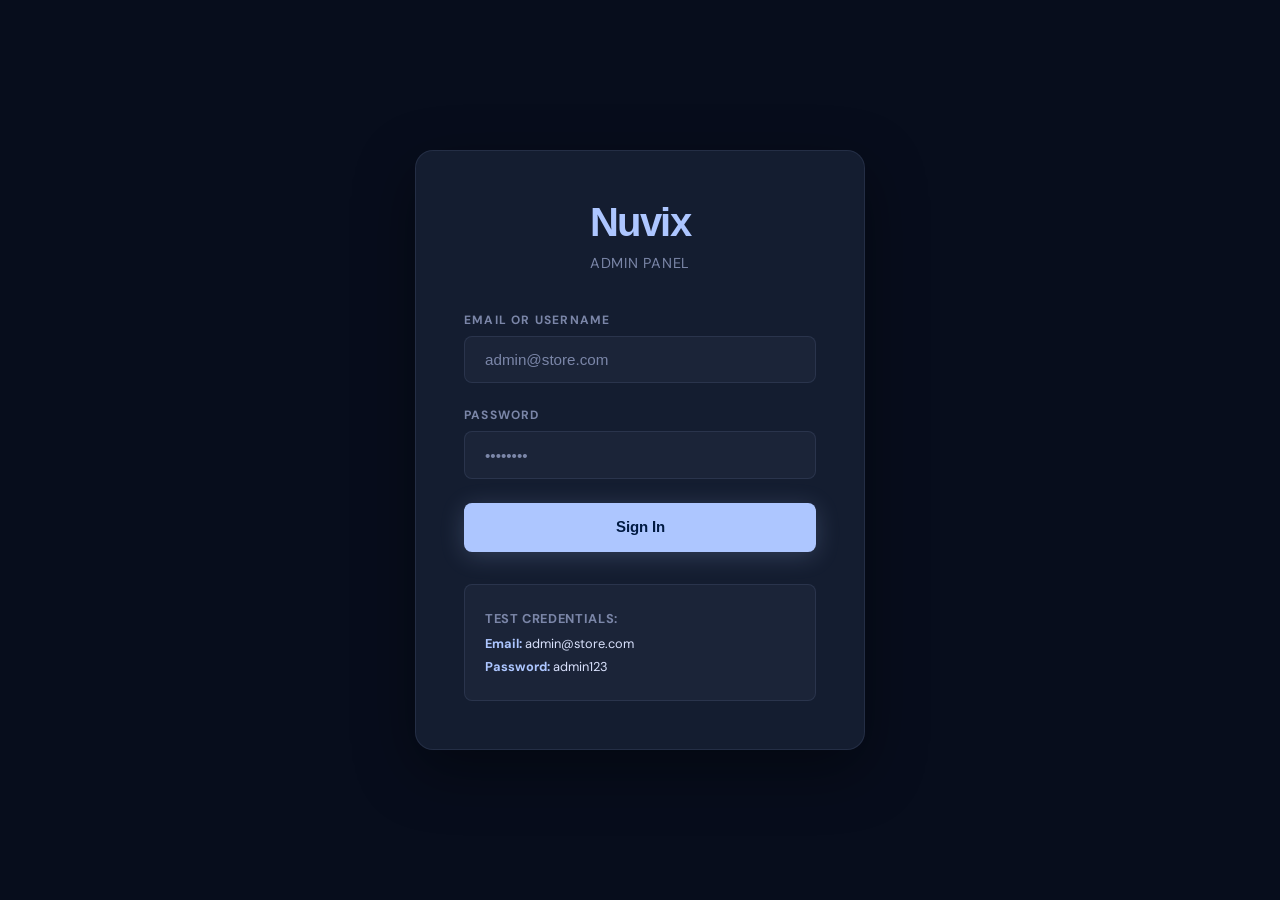
<file: public/admin/login.html>
<!DOCTYPE html>
<html lang="en">
<head>
    <meta charset="UTF-8">
    <meta name="viewport" content="width=device-width, initial-scale=1.0">
    <title>Admin Login | Nuvix</title>
    <link rel="preconnect" href="https://fonts.googleapis.com">
    <link rel="preconnect" href="https://fonts.gstatic.com" crossorigin>
    <link href="https://fonts.googleapis.com/css2?family=Arimo:ital,wght@0,400..700;1,400..700&display=swap" rel="stylesheet">
    <link href="https://fonts.googleapis.com/css2?family=DM+Sans:ital,opsz,wght@0,9..40,100..700;1,9..40,100..700&display=swap" rel="stylesheet">
    <link rel="stylesheet" href="../css/admin/login.css">

</head>
<body>
    <div class="login-wrapper">
        <div class="login-container">
            <div class="login-card">
                <div class="login-header">
                    <h1 class="logo">Nuvix</h1>
                    <p>Admin Panel</p>
                </div>

                <form class="login-form" id="loginForm">
                    <div class="form-group">
                        <label for="email">Email or Username</label>
                        <input type="text" id="email" placeholder="admin@store.com" autocomplete="off">
                    </div>

                    <div class="form-group">
                        <label for="password">Password</label>
                        <input type="password" id="password" placeholder="••••••••" autocomplete="off">
                    </div>

                    <div id="errorMessage" class="error-message"></div>

                    <button type="submit" class="btn-login">Sign In</button>
                </form>

                <div class="login-footer">
                    <p>Test Credentials:</p>
                    <p><strong>Email:</strong> admin@store.com</p>
                    <p><strong>Password:</strong> admin123</p>
                </div>
            </div>

            <!-- <div class="login-bg">
                <svg width="200" height="200" viewBox="0 0 200 200" fill="none">
                    <circle cx="100" cy="100" r="80" stroke="#adc6ff" stroke-width="2" opacity="0.1"/>
                    <circle cx="100" cy="100" r="60" stroke="#6b97e8" stroke-width="2" opacity="0.15"/>
                    <circle cx="100" cy="100" r="40" stroke="#adc6ff" stroke-width="2" opacity="0.2"/>
                </svg>
            </div> -->
        </div>
    </div>

    <script src="../js/admin/data/users.js"></script>
    <script src="../js/admin/login.js"></script>
</body>
</html>
</file>
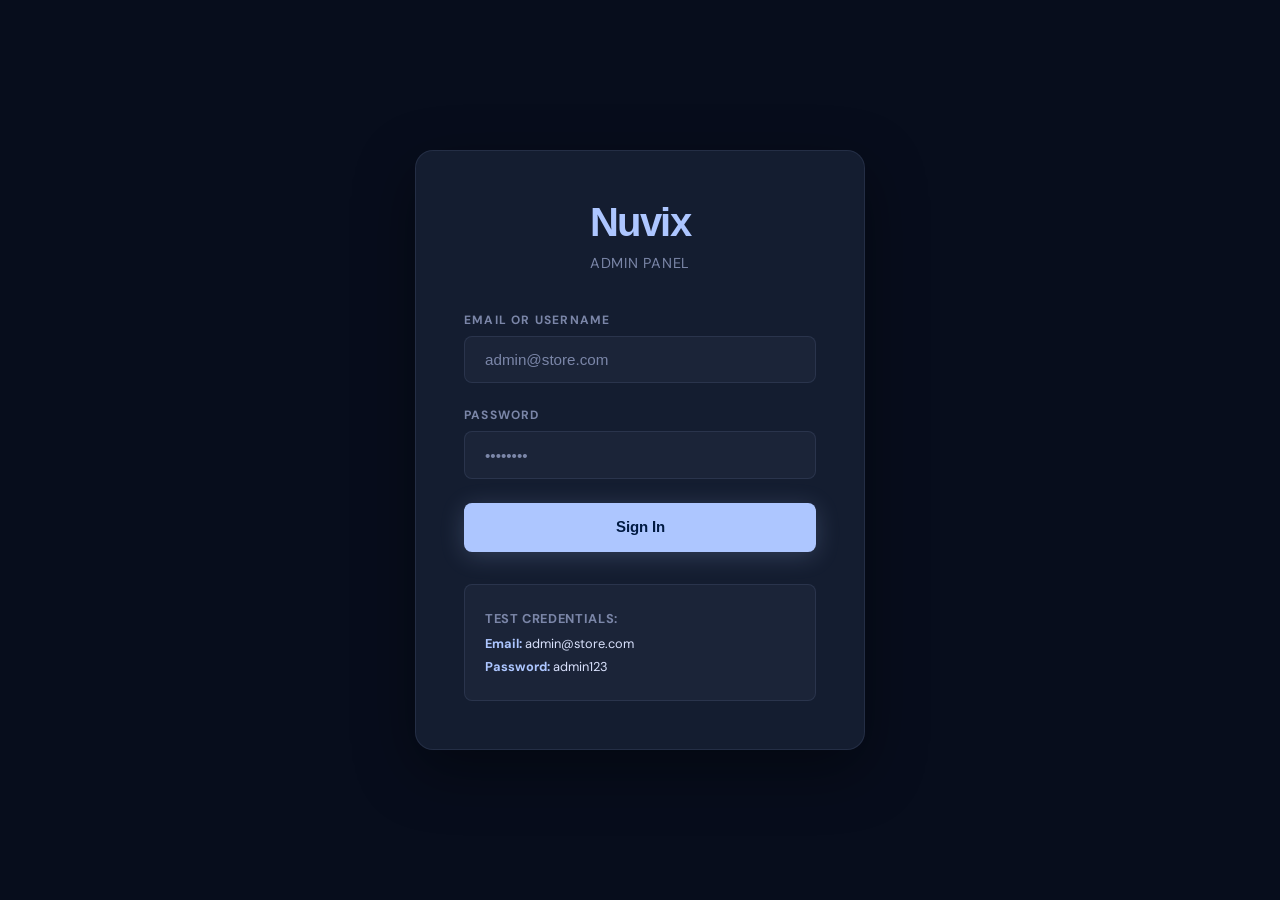
<file: public/admin/orders.html>
<!DOCTYPE html>
<html lang="en">
<head>
    <meta charset="UTF-8">
    <meta name="viewport" content="width=device-width, initial-scale=1.0">
    <title>Orders Management | Nuvix Admin</title>
    <link rel="preconnect" href="https://fonts.googleapis.com">
    <link rel="preconnect" href="https://fonts.gstatic.com" crossorigin>
    <link href="https://fonts.googleapis.com/css2?family=Arimo:ital,wght@0,400..700;1,400..700&display=swap" rel="stylesheet">
    <link href="https://fonts.googleapis.com/css2?family=DM+Sans:ital,opsz,wght@0,9..40,100..700;1,9..40,100..700&display=swap" rel="stylesheet">
    <link rel="stylesheet" href="../css/shared.css">
    <link rel="stylesheet" href="../css/admin/orders.css">
</head>
<body>
    <!-- Navbar -->
    <nav class="navbar">
        <div class="navbar__logo">Nuvix Admin</div>
        <ul class="navbar__links">
            <li><a href="./dashboard.html">Dashboard</a></li>
            <li><a href="./products.html">Products</a></li>
            <li><a href="./orders.html" class="active">Orders</a></li>
            <li><a href="./users.html">Users</a></li>
        </ul>
        <div class="navbar__actions">
            <button class="btn-icon" id="logoutBtn" title="Logout">
                <svg xmlns="http://www.w3.org/2000/svg" width="18" height="18" fill="none" stroke="currentColor" stroke-width="2" viewBox="0 0 24 24">
                    <path d="M9 21H5a2 2 0 0 1-2-2V5a2 2 0 0 1 2-2h4"></path>
                    <polyline points="16 17 21 12 16 7"></polyline>
                    <line x1="21" y1="12" x2="9" y2="12"></line>
                </svg>
            </button>
        </div>
    </nav>

    <!-- Sidebar -->
    <aside class="sidebar">
        <div class="sidebar__header">
            <h2>Navigation</h2>
        </div>
        <ul class="sidebar__list">
            <li class="sidebar__item">
                <a href="./dashboard.html">
                    <svg xmlns="http://www.w3.org/2000/svg" fill="none" stroke="currentColor" stroke-width="2" viewBox="0 0 24 24">
                        <path d="M3 9l9-7 9 7v11a2 2 0 0 1-2 2H5a2 2 0 0 1-2-2z"></path>
                        <polyline points="9 22 9 12 15 12 15 22"></polyline>
                    </svg>
                    Dashboard
                </a>
            </li>
            <li class="sidebar__item">
                <a href="./products.html">
                    <svg xmlns="http://www.w3.org/2000/svg" fill="none" stroke="currentColor" stroke-width="2" viewBox="0 0 24 24">
                        <circle cx="9" cy="21" r="1"></circle>
                        <circle cx="20" cy="21" r="1"></circle>
                        <path d="M1 1h4l2.68 13.39a2 2 0 0 0 2 1.61h9.72a2 2 0 0 0 2-1.61L23 6H6"></path>
                    </svg>
                    Products
                </a>
            </li>
            <li class="sidebar__item">
                <a href="./orders.html" class="active">
                    <svg xmlns="http://www.w3.org/2000/svg" fill="none" stroke="currentColor" stroke-width="2" viewBox="0 0 24 24">
                        <path d="M9 11l3 3L22 4"></path>
                        <path d="M21 12a9 9 0 1 1-18 0 9 9 0 0 1 18 0z"></path>
                    </svg>
                    Orders
                </a>
            </li>
            <li class="sidebar__item">
                <a href="./users.html">
                    <svg xmlns="http://www.w3.org/2000/svg" fill="none" stroke="currentColor" stroke-width="2" viewBox="0 0 24 24">
                        <path d="M17 21v-2a4 4 0 0 0-4-4H5a4 4 0 0 0-4 4v2"></path>
                        <circle cx="9" cy="7" r="4"></circle>
                        <path d="M23 21v-2a4 4 0 0 0-3-3.87"></path>
                        <path d="M16 3.13a4 4 0 0 1 0 7.75"></path>
                    </svg>
                    Users
                </a>
            </li>
        </ul>
    </aside>

    <!-- Main Content -->
    <main>
        <div class="page-header">
            <h1>Orders Management</h1>
            <p>Track and manage all customer orders</p>
        </div>

        <!-- Toolbar -->
        <div class="toolbar">
            <input type="text" id="searchInput" class="search-input" placeholder="Search by order ID or customer...">
            <select id="statusFilter" class="select-control">
                <option value="">All Statuses</option>
                <option value="Pending">Pending</option>
                <option value="In Progress">In Progress</option>
                <option value="Delivered">Delivered</option>
            </select>
            <button class="btn-primary" id="exportBtn">Export CSV</button>
        </div>

        <!-- Orders Table -->
        <div class="table-container">
            <table class="data-table">
                <thead>
                    <tr>
                        <th>Order ID</th>
                        <th>Customer</th>
                        <th>Email</th>
                        <th>Product</th>
                        <th>Total</th>
                        <th>Status</th>
                        <th>Date</th>
                        <th>Action</th>
                    </tr>
                </thead>
                <tbody id="ordersBody">
                </tbody>
            </table>
        </div>
    </main>

    <!-- Status Update Modal -->
    <div class="modal" id="statusModal">
        <div class="modal__content">
            <div class="modal__header">
                <h2 class="modal__title">Update Order Status</h2>
                <button class="modal__close" id="closeStatusModal">&times;</button>
            </div>

            <div class="status-info">
                <p><strong>Order ID:</strong> <span id="orderId"></span></p>
                <p><strong>Customer:</strong> <span id="customerName"></span></p>
            </div>

            <div class="form-group">
                <label for="statusSelect">New Status</label>
                <select id="statusSelect" class="select-control">
                    <option value="Pending">Pending</option>
                    <option value="In Progress">In Progress</option>
                    <option value="Delivered">Delivered</option>
                </select>
            </div>

            <div class="modal__footer">
                <button type="button" class="btn-secondary" id="cancelStatusBtn">Cancel</button>
                <button type="button" class="btn-primary" id="updateStatusBtn">Update Status</button>
            </div>
        </div>
    </div>

    <!-- Footer -->
    <footer>
        <div class="footer__grid">
            <div class="footer__brand">
                <div class="footer__brand-logo">Nuvix</div>
                <p>Engineering the future of personal electronics with uncompromising precision and atmospheric design.</p>
                <div class="footer__socials">
                    <a href="#" class="social-btn" aria-label="Instagram">
                        <svg xmlns="http://www.w3.org/2000/svg" width="16" height="16" fill="none" stroke="currentColor" stroke-width="2" viewBox="0 0 24 24">
                            <rect x="2" y="2" width="20" height="20" rx="5" ry="5"></rect>
                            <path d="M16 11.37A4 4 0 1 1 12.63 8 4 4 0 0 1 16 11.37z"></path>
                            <line x1="17.5" y1="6.5" x2="17.51" y2="6.5"></line>
                        </svg>
                    </a>
                </div>
            </div>
            <div class="footer__col">
                <h4>Store Info</h4>
                <ul>
                    <li><a href="#">Locations</a></li>
                    <li><a href="#">Support</a></li>
                </ul>
            </div>
            <div class="footer__col">
                <h4>Admin</h4>
                <ul>
                    <li><a href="../dashboard/dashboard.html">Dashboard</a></li>
                    <li><a href="./orders.html">Manage Orders</a></li>
                </ul>
            </div>
            <div class="footer__col">
                <h4>Support</h4>
                <ul>
                    <li><a href="#">Documentation</a></li>
                </ul>
            </div>
        </div>
        <div class="footer__bottom">
            <p>© 2026 Nuvix Electronics. Engineered for Excellence.</p>
        </div>
    </footer>

    <script src="../js/admin/data/orders.js"></script>
    <script src="../js/admin/data/users.js"></script>
    <script src="../js/admin/orders.js"></script>
</body>
</body>
</html>
</file>
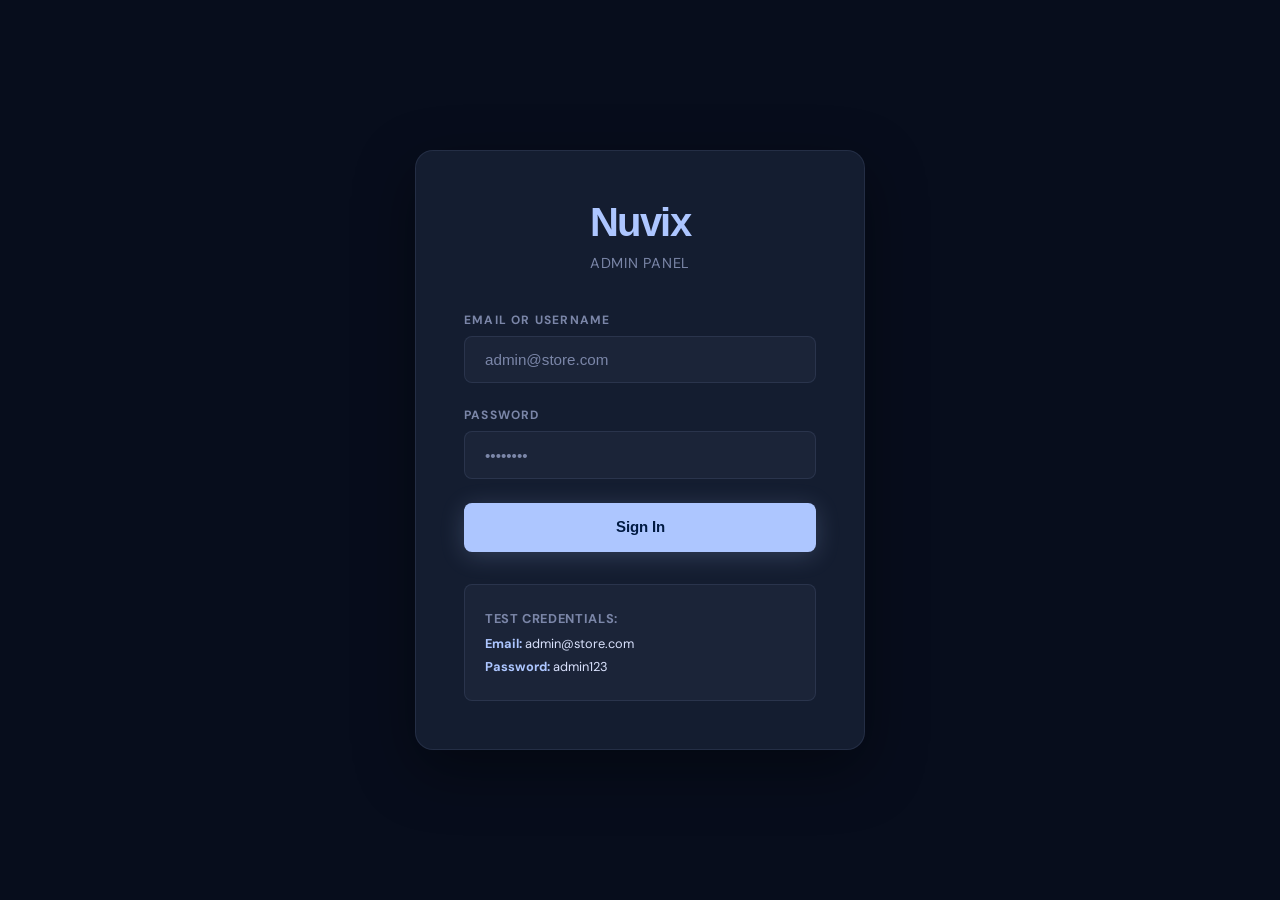
<file: public/admin/products.html>
<!DOCTYPE html>
<html lang="en">
<head>
    <meta charset="UTF-8">
    <meta name="viewport" content="width=device-width, initial-scale=1.0">
    <title>Products Management | Nuvix Admin</title>
    <link rel="preconnect" href="https://fonts.googleapis.com">
    <link rel="preconnect" href="https://fonts.gstatic.com" crossorigin>
    <link href="https://fonts.googleapis.com/css2?family=Arimo:ital,wght@0,400..700;1,400..700&display=swap" rel="stylesheet">
    <link href="https://fonts.googleapis.com/css2?family=DM+Sans:ital,opsz,wght@0,9..40,100..700;1,9..40,100..700&display=swap" rel="stylesheet">
    <link rel="stylesheet" href="../css/shared.css">
    <link rel="stylesheet" href="../css/admin/products.css">
</head>
<body>
    <!-- Navbar -->
    <nav class="navbar">
        <div class="navbar__logo">Nuvix Admin</div>
        <ul class="navbar__links">
            <li><a href="./dashboard.html">Dashboard</a></li>
            <li><a href="./products.html" class="active">Products</a></li>
            <li><a href="./orders.html">Orders</a></li>
            <li><a href="./users.html">Users</a></li>
        </ul>
        <div class="navbar__actions">
            <button class="btn-icon" id="logoutBtn" title="Logout">
                <svg xmlns="http://www.w3.org/2000/svg" width="18" height="18" fill="none" stroke="currentColor" stroke-width="2" viewBox="0 0 24 24">
                    <path d="M9 21H5a2 2 0 0 1-2-2V5a2 2 0 0 1 2-2h4"></path>
                    <polyline points="16 17 21 12 16 7"></polyline>
                    <line x1="21" y1="12" x2="9" y2="12"></line>
                </svg>
            </button>
        </div>
    </nav>

    <!-- Sidebar -->
    <aside class="sidebar">
        <div class="sidebar__header">
            <h2>Navigation</h2>
        </div>
        <ul class="sidebar__list">
            <li class="sidebar__item">
                <a href="./dashboard.html">
                    <svg xmlns="http://www.w3.org/2000/svg" fill="none" stroke="currentColor" stroke-width="2" viewBox="0 0 24 24">
                        <path d="M3 9l9-7 9 7v11a2 2 0 0 1-2 2H5a2 2 0 0 1-2-2z"></path>
                        <polyline points="9 22 9 12 15 12 15 22"></polyline>
                    </svg>
                    Dashboard
                </a>
            </li>
            <li class="sidebar__item">
                <a href="./products.html" class="active">
                    <svg xmlns="http://www.w3.org/2000/svg" fill="none" stroke="currentColor" stroke-width="2" viewBox="0 0 24 24">
                        <circle cx="9" cy="21" r="1"></circle>
                        <circle cx="20" cy="21" r="1"></circle>
                        <path d="M1 1h4l2.68 13.39a2 2 0 0 0 2 1.61h9.72a2 2 0 0 0 2-1.61L23 6H6"></path>
                    </svg>
                    Products
                </a>
            </li>
            <li class="sidebar__item">
                <a href="./orders.html">
                    <svg xmlns="http://www.w3.org/2000/svg" fill="none" stroke="currentColor" stroke-width="2" viewBox="0 0 24 24">
                        <path d="M9 11l3 3L22 4"></path>
                        <path d="M21 12a9 9 0 1 1-18 0 9 9 0 0 1 18 0z"></path>
                    </svg>
                    Orders
                </a>
            </li>
            <li class="sidebar__item">
                <a href="./users.html">
                    <svg xmlns="http://www.w3.org/2000/svg" fill="none" stroke="currentColor" stroke-width="2" viewBox="0 0 24 24">
                        <path d="M17 21v-2a4 4 0 0 0-4-4H5a4 4 0 0 0-4 4v2"></path>
                        <circle cx="9" cy="7" r="4"></circle>
                        <path d="M23 21v-2a4 4 0 0 0-3-3.87"></path>
                        <path d="M16 3.13a4 4 0 0 1 0 7.75"></path>
                    </svg>
                    Users
                </a>
            </li>
        </ul>
    </aside>

    <!-- Main Content -->
    <main>
        <div class="page-header">
            <h1>Products Management</h1>
            <p>Add, edit, and manage all products</p>
        </div>

        <!-- Toolbar -->
        <div class="toolbar">
            <input type="text" id="searchInput" class="search-input" placeholder="Search products...">
            <select id="typeFilter" class="select-control">
                <option value="">All Types</option>
                <option value="Mobile">Mobile</option>
                <option value="Laptop">Laptop</option>
                <option value="Tablet">Tablet</option>
                <option value="Accessories">Accessories</option>
            </select>
            <button class="btn-primary" id="addProductBtn">+ Add Product</button>
        </div>

        <!-- Products Table -->
        <div class="table-container">
            <table class="data-table">
                <thead>
                    <tr>
                        <th>ID</th>
                        <th>Name</th>
                        <th>Brand</th>
                        <th>Type</th>
                        <th>Price</th>
                        <th>Stock</th>
                        <th>Actions</th>
                    </tr>
                </thead>
                <tbody id="productsBody">
                </tbody>
            </table>
        </div>
    </main>

    <!-- Add/Edit Product Modal -->
    <div class="modal" id="productModal">
        <div class="modal__content">
            <div class="modal__header">
                <h2 class="modal__title" id="modalTitle">Add Product</h2>
                <button class="modal__close" id="closeModalBtn">&times;</button>
            </div>

            <form id="productForm" class="product-form">
                <div class="form-group">
                    <label for="productName">Product Name</label>
                    <input type="text" id="productName" placeholder="Product name" required>
                </div>

                <div class="form-group">
                    <label for="productBrand">Brand</label>
                    <input type="text" id="productBrand" placeholder="Brand name" required>
                </div>

                <div class="form-row">
                    <div class="form-group">
                        <label for="productType">Type</label>
                        <select id="productType" required>
                            <option value="">Select type</option>
                            <option value="Mobile">Mobile</option>
                            <option value="Laptop">Laptop</option>
                            <option value="Tablet">Tablet</option>
                            <option value="Accessories">Accessories</option>
                        </select>
                    </div>

                    <div class="form-group">
                        <label for="productPrice">Price (د.ج)</label>
                        <input type="number" id="productPrice" placeholder="0" min="0" required>
                    </div>
                </div>

                <div class="form-row">
                    <div class="form-group">
                        <label for="productStock">Stock</label>
                        <input type="number" id="productStock" placeholder="0" min="0" required>
                    </div>

                    <div class="form-group">
                        <label for="productImage">Image URL</label>
                        <input type="text" id="productImage" placeholder="https://...">
                    </div>
                </div>

                <!-- Color Selection Section -->
                <div class="form-group">
                    <label>Available Colors</label>
                    <p class="color-hint">Select preset colors or add custom ones</p>
                    
                    <!-- Color Swatches -->
                    <div class="color-swatches" id="colorSwatches">
                        <button type="button" class="color-swatch" data-color="Midnight Black" data-hex="#1a1a1a" title="Midnight Black">
                            <span class="swatch-dot"></span>
                            <span class="swatch-check">✓</span>
                        </button>
                        <button type="button" class="color-swatch" data-color="Pearl White" data-hex="#f5f5f5" title="Pearl White">
                            <span class="swatch-dot"></span>
                            <span class="swatch-check">✓</span>
                        </button>
                        <button type="button" class="color-swatch" data-color="Platinum Silver" data-hex="#c0c0c0" title="Platinum Silver">
                            <span class="swatch-dot"></span>
                            <span class="swatch-check">✓</span>
                        </button>
                        <button type="button" class="color-swatch" data-color="Space Gray" data-hex="#6b7280" title="Space Gray">
                            <span class="swatch-dot"></span>
                            <span class="swatch-check">✓</span>
                        </button>
                        <button type="button" class="color-swatch" data-color="Midnight Blue" data-hex="#1c3a5e" title="Midnight Blue">
                            <span class="swatch-dot"></span>
                            <span class="swatch-check">✓</span>
                        </button>
                        <button type="button" class="color-swatch" data-color="Alpine Blue" data-hex="#5b8db8" title="Alpine Blue">
                            <span class="swatch-dot"></span>
                            <span class="swatch-check">✓</span>
                        </button>
                        <button type="button" class="color-swatch" data-color="Forest Green" data-hex="#2d6a4f" title="Forest Green">
                            <span class="swatch-dot"></span>
                            <span class="swatch-check">✓</span>
                        </button>
                        <button type="button" class="color-swatch" data-color="Rose Gold" data-hex="#b76e79" title="Rose Gold">
                            <span class="swatch-dot"></span>
                            <span class="swatch-check">✓</span>
                        </button>
                        <button type="button" class="color-swatch" data-color="Starlight Gold" data-hex="#d4a96a" title="Starlight Gold">
                            <span class="swatch-dot"></span>
                            <span class="swatch-check">✓</span>
                        </button>
                        <button type="button" class="color-swatch" data-color="Lavender Purple" data-hex="#9b8ec4" title="Lavender Purple">
                            <span class="swatch-dot"></span>
                            <span class="swatch-check">✓</span>
                        </button>
                        <button type="button" class="color-swatch" data-color="Coral Red" data-hex="#e05c5c" title="Coral Red">
                            <span class="swatch-dot"></span>
                            <span class="swatch-check">✓</span>
                        </button>
                        <button type="button" class="color-swatch" data-color="Titanium" data-hex="#c8bfb0" title="Titanium">
                            <span class="swatch-dot"></span>
                            <span class="swatch-check">✓</span>
                        </button>
                    </div>

                    <!-- Custom Color Input -->
                    <div class="custom-color-input">
                        <input type="text" id="customColorName" placeholder="Custom color name (e.g., Deep Purple)">
                        <input type="color" id="customColorHex" value="#3b5fc0" title="Pick a color">
                        <button type="button" id="addCustomColorBtn" class="btn-secondary">Add Color</button>
                    </div>

                    <!-- Selected Colors Display -->
                    <div class="selected-colors" id="selectedColors">
                    </div>
                </div>
                <div class="form-group">
                    <label for="productDescription">Description</label>
                    <textarea id="productDescription" placeholder="Product description"></textarea>
                </div>

                <div class="modal__footer">
                    <button type="button" class="btn-secondary" id="cancelBtn">Cancel</button>
                    <button type="submit" class="btn-primary">Save Product</button>
                </div>

            </form>
        </div>
    </div>

    <!-- Footer -->
    <footer>
        <div class="footer__grid">
            <div class="footer__brand">
                <div class="footer__brand-logo">Nuvix</div>
                <p>Engineering the future of personal electronics with uncompromising precision and atmospheric design.</p>
                <div class="footer__socials">
                    <a href="#" class="social-btn" aria-label="Instagram">
                        <svg xmlns="http://www.w3.org/2000/svg" width="16" height="16" fill="none" stroke="currentColor" stroke-width="2" viewBox="0 0 24 24">
                            <rect x="2" y="2" width="20" height="20" rx="5" ry="5"></rect>
                            <path d="M16 11.37A4 4 0 1 1 12.63 8 4 4 0 0 1 16 11.37z"></path>
                            <line x1="17.5" y1="6.5" x2="17.51" y2="6.5"></line>
                        </svg>
                    </a>
                </div>
            </div>
            <div class="footer__col">
                <h4>Store Info</h4>
                <ul>
                    <li><a href="#">Locations</a></li>
                    <li><a href="#">Support</a></li>
                </ul>
            </div>
            <div class="footer__col">
                <h4>Admin</h4>
                <ul>
                    <li><a href="../dashboard/dashboard.html">Dashboard</a></li>
                    <li><a href="./products.html">Manage Products</a></li>
                </ul>
            </div>
            <div class="footer__col">
                <h4>Support</h4>
                <ul>
                    <li><a href="#">Documentation</a></li>
                </ul>
            </div>
        </div>
        <div class="footer__bottom">
            <p>© 2026 Nuvix Electronics. Engineered for Excellence.</p>
        </div>
    </footer>

    <script src="../js/admin/data/products.js"></script>
    <script src="../js/admin/data/users.js"></script>
    <script src="../js/admin/products.js"></script>
</body>
</html>
</file>
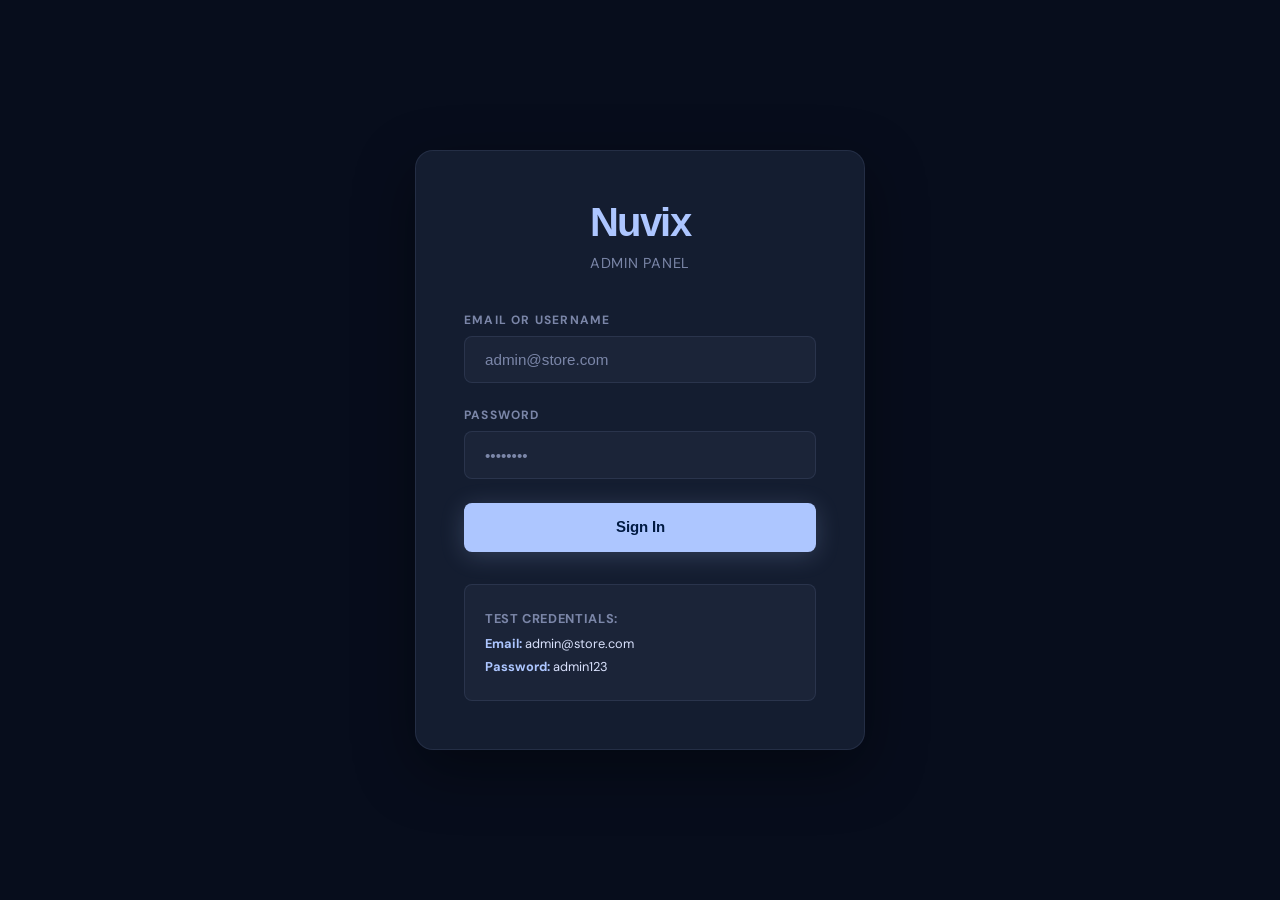
<file: public/admin/users.html>
<!DOCTYPE html>
<html lang="en">
<head>
    <meta charset="UTF-8">
    <meta name="viewport" content="width=device-width, initial-scale=1.0">
    <title>Users Management | Nuvix Admin</title>
    <link rel="preconnect" href="https://fonts.googleapis.com">
    <link rel="preconnect" href="https://fonts.gstatic.com" crossorigin>
    <link href="https://fonts.googleapis.com/css2?family=Arimo:ital,wght@0,400..700;1,400..700&display=swap" rel="stylesheet">
    <link href="https://fonts.googleapis.com/css2?family=DM+Sans:ital,opsz,wght@0,9..40,100..700;1,9..40,100..700&display=swap" rel="stylesheet">
    <link rel="stylesheet" href="../css/shared.css">
    <link rel="stylesheet" href="../css/admin/users.css">

</head>
<body>
    <!-- Navbar -->
    <nav class="navbar">
        <div class="navbar__logo">Nuvix Admin</div>
        <ul class="navbar__links">
            <li><a href="./dashboard.html">Dashboard</a></li>
            <li><a href="./products.html">Products</a></li>
            <li><a href="./orders.html">Orders</a></li>
            <li><a href="./users.html" class="active">Users</a></li>
        </ul>
        <div class="navbar__actions">
            <button class="btn-icon" id="logoutBtn" title="Logout">
                <svg xmlns="http://www.w3.org/2000/svg" width="18" height="18" fill="none" stroke="currentColor" stroke-width="2" viewBox="0 0 24 24">
                    <path d="M9 21H5a2 2 0 0 1-2-2V5a2 2 0 0 1 2-2h4"></path>
                    <polyline points="16 17 21 12 16 7"></polyline>
                    <line x1="21" y1="12" x2="9" y2="12"></line>
                </svg>
            </button>
        </div>
    </nav>

    <!-- Sidebar -->
    <aside class="sidebar">
        <div class="sidebar__header">
            <h2>Navigation</h2>
        </div>
        <ul class="sidebar__list">
            <li class="sidebar__item">
                <a href="./dashboard.html">
                    <svg xmlns="http://www.w3.org/2000/svg" fill="none" stroke="currentColor" stroke-width="2" viewBox="0 0 24 24">
                        <path d="M3 9l9-7 9 7v11a2 2 0 0 1-2 2H5a2 2 0 0 1-2-2z"></path>
                        <polyline points="9 22 9 12 15 12 15 22"></polyline>
                    </svg>
                    Dashboard
                </a>
            </li>
            <li class="sidebar__item">
                <a href="./products.html">
                    <svg xmlns="http://www.w3.org/2000/svg" fill="none" stroke="currentColor" stroke-width="2" viewBox="0 0 24 24">
                        <circle cx="9" cy="21" r="1"></circle>
                        <circle cx="20" cy="21" r="1"></circle>
                        <path d="M1 1h4l2.68 13.39a2 2 0 0 0 2 1.61h9.72a2 2 0 0 0 2-1.61L23 6H6"></path>
                    </svg>
                    Products
                </a>
            </li>
            <li class="sidebar__item">
                <a href="./orders.html">
                    <svg xmlns="http://www.w3.org/2000/svg" fill="none" stroke="currentColor" stroke-width="2" viewBox="0 0 24 24">
                        <path d="M9 11l3 3L22 4"></path>
                        <path d="M21 12a9 9 0 1 1-18 0 9 9 0 0 1 18 0z"></path>
                    </svg>
                    Orders
                </a>
            </li>
            <li class="sidebar__item">
                <a href="./users.html" class="active">
                    <svg xmlns="http://www.w3.org/2000/svg" fill="none" stroke="currentColor" stroke-width="2" viewBox="0 0 24 24">
                        <path d="M17 21v-2a4 4 0 0 0-4-4H5a4 4 0 0 0-4 4v2"></path>
                        <circle cx="9" cy="7" r="4"></circle>
                        <path d="M23 21v-2a4 4 0 0 0-3-3.87"></path>
                        <path d="M16 3.13a4 4 0 0 1 0 7.75"></path>
                    </svg>
                    Users
                </a>
            </li>
        </ul>
    </aside>

    <!-- Main Content -->
    <main>
        <div class="page-header">
            <h1>Users Management</h1>
            <p>Manage user accounts and permissions</p>
        </div>

        <!-- Toolbar -->
        <div class="toolbar">
            <input type="text" id="searchInput" class="search-input" placeholder="Search by name or email...">
            <select id="roleFilter" class="select-control">
                <option value="">All Roles</option>
                <option value="admin">Admin</option>
                <option value="client">Client</option>
            </select>
        </div>

        <!-- Users Table -->
        <div class="table-container">
            <table class="data-table">
                <thead>
                    <tr>
                        <th>ID</th>
                        <th>Name</th>
                        <th>Email</th>
                        <th>Role</th>
                        <th>Status</th>
                        <th>Joined</th>
                        <th>Actions</th>
                    </tr>
                </thead>
                <tbody id="usersBody">
                </tbody>
            </table>
        </div>
    </main>

    <!-- Footer -->
    <footer>
        <div class="footer__grid">
            <div class="footer__brand">
                <div class="footer__brand-logo">Nuvix</div>
                <p>Engineering the future of personal electronics with uncompromising precision and atmospheric design.</p>
                <div class="footer__socials">
                    <a href="#" class="social-btn" aria-label="Instagram">
                        <svg xmlns="http://www.w3.org/2000/svg" width="16" height="16" fill="none" stroke="currentColor" stroke-width="2" viewBox="0 0 24 24">
                            <rect x="2" y="2" width="20" height="20" rx="5" ry="5"></rect>
                            <path d="M16 11.37A4 4 0 1 1 12.63 8 4 4 0 0 1 16 11.37z"></path>
                            <line x1="17.5" y1="6.5" x2="17.51" y2="6.5"></line>
                        </svg>
                    </a>
                </div>
            </div>
            <div class="footer__col">
                <h4>Store Info</h4>
                <ul>
                    <li><a href="#">Locations</a></li>
                    <li><a href="#">Support</a></li>
                </ul>
            </div>
            <div class="footer__col">
                <h4>Admin</h4>
                <ul>
                    <li><a href="../dashboard/dashboard.html">Dashboard</a></li>
                    <li><a href="./users.html">Manage Users</a></li>
                </ul>
            </div>
            <div class="footer__col">
                <h4>Support</h4>
                <ul>
                    <li><a href="#">Documentation</a></li>
                </ul>
            </div>
        </div>
        <div class="footer__bottom">
            <p>© 2026 Nuvix Electronics. Engineered for Excellence.</p>
        </div>
    </footer>

    <script src="../js/admin/data/users.js"></script>
    <script src="../js/admin/users.js"></script>
</body>
</html>
</file>
<file: public/css/home.css>
*,
 *::before,
 *::after {
     box-sizing: border-box;
     margin: 0;
     padding: 0;
 }

 :root {
     --bg: #070d1c;
     --surface: #0e1628;
     --surface-2: #141d30;
     --surface-3: #1b2438;
     --border: rgba(173, 198, 255, .1);
     --primary: #adc6ff;
     --primary-dim: #6b97e8;
     --accent: #ffb786;
     --text: #dae2fd;
     --muted: #7b86a8;
     --font-head: 'Arimo', sans-serif;
     --font-body: 'DM Sans', sans-serif;
     --radius: 12px;
     --transition: .22s cubic-bezier(.4, 0, .2, 1);
 }

 html {
     scroll-behavior: smooth;
 }

 body {
     font-family: var(--font-body);
     background: var(--bg);
     color: var(--text);
     min-height: 100vh;
     overflow-x: hidden;
 }

 a {
     text-decoration: none;
     color: inherit;
 }

 ul {
     list-style: none;
 }

 img {
     display: block;
     max-width: 100%;
 }

 button,
 input,
 select {
     font-family: inherit;
 }

 /* ── Scrollbar ── */
 ::-webkit-scrollbar {
     width: 6px;
 }

 ::-webkit-scrollbar-track {
     background: var(--bg);
 }

 ::-webkit-scrollbar-thumb {
     background: var(--surface-3);
     border-radius: 99px;
 }

 /* ── Utility ── */
 .sr-only {
     position: absolute;
     width: 1px;
     height: 1px;
     overflow: hidden;
     clip: rect(0, 0, 0, 0);
 }

 /* ════════════════════════════════════════
     NAV
  ════════════════════════════════════════ */
 .nav {
     position: fixed;
     top: 0;
     left: 0;
     right: 0;
     z-index: 100;
     display: flex;
     align-items: center;
     justify-content: space-between;
     padding: 1.1rem 3rem;
     background: rgba(7, 13, 28, .7);
     backdrop-filter: blur(18px);
     border-bottom: 1px solid var(--border);
 }

 .nav__logo {
     font-family: var(--font-head);
     font-size: 1.5rem;
     font-weight: 800;
     color: var(--primary);
     letter-spacing: -.04em;
 }

 .nav__links {
     display: flex;
     align-items: center;
     gap: 2.2rem;
     
 }

 .nav__links a {
     font-size: .875rem;
     font-weight: 500;
     color: var(--muted);
     letter-spacing: .01em;
     transition: color var(--transition);
     position: relative;
 }

 .nav__links a:hover,
 .nav__links a.active {
     color: var(--primary);
 }

 .nav__links a.active::after {
     content: '';
     position: absolute;
     bottom: -4px;
     left: 0;
     right: 0;
     height: 2px;
     background: var(--primary);
     border-radius: 99px;
 }

 .nav__actions {
     display: flex;
     align-items: center;
     gap: 1rem;
 }

 .nav__search {
     position: relative;
     display: flex;
     align-items: center;
 }

 .nav__search svg {
     position: absolute;
     left: .75rem;
     color: var(--muted);
     pointer-events: none;
 }

 .nav__search input {
     background: var(--surface-2);
     border: 1px solid var(--border);
     border-radius: 99px;
     padding: .5rem 1rem .5rem 2.4rem;
     font-size: .8rem;
     color: var(--text);
     width: 220px;
     transition: border-color var(--transition), box-shadow var(--transition);
     outline: none;
 }

 .nav__search input::placeholder {
     color: var(--muted);
 }

 .nav__search input:focus {
     border-color: var(--primary-dim);
     box-shadow: 0 0 0 3px rgba(173, 198, 255, .1);
 }

 .btn-icon {
     display: flex;
     align-items: center;
     justify-content: center;
     width: 38px;
     height: 38px;
     border: 1px solid var(--border);
     border-radius: var(--radius);
     background: var(--surface-2);
     color: var(--primary);
     cursor: pointer;
     transition: background var(--transition), transform var(--transition);
 }

 .btn-icon:hover {
     background: var(--surface-3);
 }

 .btn-icon:active {
     transform: scale(.92);
 }

 /* ════════════════════════════════════════
     HERO
  ════════════════════════════════════════ */
 .hero {
     position: relative;
     min-height: 100vh;
     display: flex;
     align-items: center;
     padding: 8rem 3rem 8rem;
     overflow: hidden;
     flex-direction: column;
     justify-content: center;
 }



 .hero__bg {
     position: absolute;
     inset: 0;
     z-index: 0;
 }

 .hero__bg img {
     width: 100%;
     height: 100%;
     object-fit: cover;
     opacity: .2;

 }

 .hero__bg::after {
     content: '';
     inset: 0;
     background: linear-gradient(90deg, var(--bg) 40%, transparent 100%);
 }

 /* decorative glow */
 .hero__glow {
     position: absolute;
     top: 25%;
     right: 35%;
     width: 500px;
     height: 500px;
     border-radius: 50%;
     background: radial-gradient(circle, rgba(107, 151, 232, .18) 0%, transparent 70%);
     pointer-events: none;
     z-index: 0;
 }

 

 .background-gradient {
     inset: 0;
     z-index: 0;
     background-image: radial-gradient(circle at 50% 50%,
             rgba(59, 130, 246, 0.4) 0%,
             rgba(59, 130, 246, 0.2) 25%,
             rgba(59, 130, 246, 0.08) 35%,
             transparent 50%);
     background-size: 100% 100%;
 }


 .hero__content {
     position: relative;
     z-index: 1;
     max-width: 840px;
     text-align: center;
     display: flex;
     flex-direction: column;
     align-items: center;
 }

 .hero__eyebrow {
     display: inline-block;
     font-size: .7rem;
     font-family: var(--font-head);
     letter-spacing: .22em;
     text-transform: uppercase;
     color: var(--primary);
     margin-bottom: 1.25rem;

 }

 .hero__title {
     font-family: var(--font-head);
     font-size: clamp(2.8rem, 6vw, 5.5rem);
     font-weight: 800;
     line-height: 1.05;
     letter-spacing: -.04em;
     color: var(--text);
     margin-bottom: 1.5rem;
 }

 .hero__title span {
     background: linear-gradient(135deg, var(--primary) 0%, var(--primary-dim) 100%);
     -webkit-background-clip: text;
     -webkit-text-fill-color: transparent;
     background-clip: text;
 }

 .hero__desc {
     font-size: 1.05rem;
     color: var(--muted);
     line-height: 1.7;
     max-width: 440px;
     margin-bottom: 2.5rem;
     text-align: center;
 }

 .hero__cta {
     display: flex;
     gap: 2rem;
     flex-wrap: wrap;
     margin-top: 10px;
 }

 .btn-primary {
     padding: .8rem 2rem;
     background: var(--primary);
     color: #001a42;
     font-family: var(--font-head);
     font-weight: 700;
     font-size: .9rem;
     border: none;
     border-radius: var(--radius);
     cursor: pointer;
     transition: opacity var(--transition), transform var(--transition), box-shadow var(--transition);
     box-shadow: 0 4px 24px rgba(173, 198, 255, .2);
 }

 .btn-primary:hover {
     opacity: .88;
     transform: translateY(-2px);
     box-shadow: 0 8px 32px rgba(173, 198, 255, .3);
 }

 .btn-primary:active {
     transform: scale(.96);
 }

 .btn-secondary {
     padding: .8rem 2rem;
     background: transparent;
     color: var(--primary);
     font-family: var(--font-head);
     font-weight: 600;
     font-size: .9rem;
     border: 1px solid rgba(173, 198, 255, .3);
     border-radius: var(--radius);
     cursor: pointer;
     transition: background var(--transition), border-color var(--transition), transform var(--transition);
 }

 .btn-secondary:hover {
     background: rgba(173, 198, 255, .06);
     border-color: var(--primary);
 }

 .btn-secondary:active {
     transform: scale(.96);
 }



 .hero__image:hover {
     transform: translateY(-50%) rotate(0deg);
 }

 /* ════════════════════════════════════════
     CATALOG LAYOUT
  ════════════════════════════════════════ */
 .catalog {
     display: flex;
     gap: 2rem;
     padding: 4rem 3rem;
     background: var(--surface);
     min-height: 80vh;
     align-items: flex-start;
 }

 /* ── Sidebar ── */
 .sidebar {
     width: 240px;
     flex-shrink: 0;
     background: var(--bg);
     border: 1px solid var(--border);
     border-radius: 18px;
     padding: 2rem 1.5rem;
     position: sticky;
     top: 80px;
     display: flex;
     flex-direction: column;
     gap: 2rem;
 }

 .sidebar__header h2 {
     font-family: var(--font-head);
     font-size: 1.1rem;
     font-weight: 700;
     color: var(--text);
 }

 .sidebar__header p {
     font-size: .7rem;
     letter-spacing: .12em;
     text-transform: uppercase;
     color: var(--muted);
     margin-top: .25rem;
 }

 .filter-group {
     display: flex;
     flex-direction: column;
     gap: 1rem;
 }

 .filter-group__label {
     display: flex;
     align-items: center;
     gap: .5rem;
     font-size: .7rem;
     letter-spacing: .12em;
     text-transform: uppercase;
     color: var(--primary);
     margin-bottom: .25rem;
 }

 .filter-group__label svg {
     width: 14px;
     height: 14px;
 }

 .checkbox-list {
     display: flex;
     flex-direction: column;
     gap: .6rem;
 }

 .checkbox-item {
     display: flex;
     align-items: center;
     gap: .75rem;
     cursor: pointer;
 }

 .checkbox-item input[type="checkbox"] {
     appearance: none;
     width: 16px;
     height: 16px;
     border: 1.5px solid rgba(173, 198, 255, .25);
     border-radius: 4px;
     background: var(--surface-2);
     cursor: pointer;
     transition: border-color var(--transition), background var(--transition);
     flex-shrink: 0;
     position: relative;
 }

 .checkbox-item input[type="checkbox"]:checked {
     background: var(--primary);
     border-color: var(--primary);
 }

 .checkbox-item input[type="checkbox"]:checked::after {
     content: '';
     position: absolute;
     top: 2px;
     left: 5px;
     width: 4px;
     height: 8px;
     border: 2px solid #001a42;
     border-top: none;
     border-left: none;
     transform: rotate(45deg);
 }

 .checkbox-item span {
     font-size: .85rem;
     color: var(--muted);
     transition: color var(--transition);
 }

 .checkbox-item:hover span {
     color: var(--primary);
 }

 /* range */
 .range-wrap {
     display: flex;
     flex-direction: column;
     gap: .5rem;
 }

 .price-inputs {
  display: flex;
  align-items: center;
  gap: 0.5rem;
}

.price-inputs input[type="number"] {
  width: 100%;
  height: 36px;
  background: var(--surface-3);
  border-radius: 6px;
  color: var(--primary);
  border: 2px solid var(--border);
  padding: 0 0.5rem;
  outline: none;
}

.price-inputs input[type="number"]:focus {
  border-color: var(--primary);
}

/* Hide the ugly up/down arrows */
.price-inputs input[type="number"]::-webkit-outer-spin-button,
.price-inputs input[type="number"]::-webkit-inner-spin-button {
  -webkit-appearance: none;
}

 

 .range-labels {
     display: flex;
     justify-content: space-between;
     font-size: .7rem;
     color: var(--muted);
 }

 /* device type chips */
 .chip-list {
     display: flex;
     flex-wrap: wrap;
     gap: .5rem;
 }

 .chip {
     padding: .3rem .75rem;
     border-radius: 99px;
     font-size: .7rem;
     font-weight: 600;
     cursor: pointer;
     transition: background var(--transition), color var(--transition);
     border: 1px solid transparent;
     background: var(--surface-3);
     color: var(--muted);
 }

 .chip:hover {
     background: var(--surface-2);
     color: var(--text);
 }

 .chip.active {
     background: rgba(173, 198, 255, .12);
     color: var(--primary);
     border-color: rgba(173, 198, 255, .25);
 }

 /* ── Main Content ── */
 .main-content {
     flex: 1;
     min-width: 0;
 }

 .sort-bar {
     display: flex;
     align-items: center;
     justify-content: space-between;
     margin-bottom: 2rem;
     flex-wrap: wrap;
     gap: 1rem;
 }

 .sort-bar h2 {
     font-family: var(--font-head);
     font-size: 1.4rem;
     font-weight: 700;
     letter-spacing: -.02em;
     color: var(--text);
 }

 .sort-bar h2 span {
     font-size: .85rem;
     font-weight: 400;
     color: var(--muted);
     margin-left: .5rem;
     font-family: var(--font-body);
 }

 .sort-controls {
     display: flex;
     align-items: center;
     gap: .75rem;
 }

 .sort-controls label {
     font-size: .7rem;
     letter-spacing: .1em;
     text-transform: uppercase;
     color: var(--muted);
 }

 .sort-controls select {
     background: var(--surface-2);
     border: 1px solid var(--border);
     border-radius: var(--radius);
     padding: .5rem 2rem .5rem 1rem;
     font-size: .8rem;
     color: var(--text);
     cursor: pointer;
     outline: none;
     appearance: none;
     background-image: url("data:image/svg+xml,%3Csvg xmlns='http://www.w3.org/2000/svg' width='12' height='12' fill='%237b86a8' viewBox='0 0 16 16'%3E%3Cpath d='M7.247 11.14L2.451 5.658C1.885 5.013 2.345 4 3.204 4h9.592a1 1 0 0 1 .753 1.659l-4.796 5.48a1 1 0 0 1-1.506 0z'/%3E%3C/svg%3E");
     background-repeat: no-repeat;
     background-position: right .75rem center;
     transition: border-color var(--transition);
 }

 .sort-controls select:focus {
     border-color: var(--primary-dim);
 }

 /* ── Product Grid ── */
 .product-grid {
     display: grid;
     grid-template-columns: repeat(auto-fill, minmax(260px, 1fr));
     gap: 1.5rem;
 }

 .product-card {
     background: var(--surface-2);
     border: 1px solid var(--border);
     border-radius: 18px;
     overflow: hidden;
     display: flex;
     flex-direction: column;
     transition: transform var(--transition), border-color var(--transition), box-shadow var(--transition);
 }

 .product-card:hover {
     transform: translateY(-4px);
     border-color: rgba(173, 198, 255, .2);
     box-shadow: 0 16px 48px rgba(0, 0, 0, .4);
 }

 .card-img {
     aspect-ratio: 1;
     background: var(--surface-3);
     padding: 2rem;
     overflow: hidden;
     display: flex;
     align-items: center;
     justify-content: center;
     
 }

 .card-img img {
     width: 100%;
     height: 100%;
     object-fit: contain;
     transition: transform .5s cubic-bezier(.4, 0, .2, 1);
 }

 .product-card:hover .card-img img {
     transform: scale(1.08);
 }

 .card-body {
     padding: 1.25rem;
     flex: 1;
     display: flex;
     flex-direction: column;
 }

 .card-header {
     display: flex;
     align-items: flex-start;
     justify-content: space-between;
     margin-bottom: .5rem;
     gap: .5rem;
 }

 .card-header h3 {
     font-family: var(--font-head);
     font-size: 1rem;
     font-weight: 700;
     color: var(--text);
     line-height: 1.2;
 }

 .badge {
     font-size: .65rem;
     font-weight: 700;
     letter-spacing: .06em;
     text-transform: uppercase;
     padding: .2rem .55rem;
     border-radius: 99px;
     flex-shrink: 0;
 }

 .badge--new {
     background: rgba(255, 183, 134, .1);
     color: var(--accent);
     border: 1px solid rgba(255, 183, 134, .25);
 }

 .badge--stock {
     display: flex;
     align-items: center;
     gap: .35rem;
 }

 .badge--stock .dot {
     width: 7px;
     height: 7px;
     border-radius: 50%;
     background: #4ade80;
     animation: pulse 2s infinite;
 }
  .badge--out {
     display: flex;
     align-items: center;
     gap: .35rem;
 }
  .badge--out .dotout {
     width: 7px;
     height: 7px;
     border-radius: 50%;
     background: #ff2600;
     animation: pulse 2s infinite;
 }

 @keyframes pulse {

     0%,
     100% {
         opacity: 1;
     }

     50% {
         opacity: .4;
     }
 }

 .badge--stock span:last-child {
     font-size: .65rem;
     letter-spacing: .08em;
     text-transform: uppercase;
     color: var(--muted);
 }
  .badge--out span:last-child {
     font-size: .65rem;
     letter-spacing: .08em;
     text-transform: uppercase;
     color: var(--muted);
 }

 .card-tags {
     display: flex;
     flex-wrap: wrap;
     gap: .4rem;
     margin-bottom: 1rem;
 }

 .tag {
     font-size: .65rem;
     font-weight: 600;
     text-transform: uppercase;
     letter-spacing: .06em;
     padding: .2rem .6rem;
     border-radius: 6px;
     background: rgba(173, 198, 255, .08);
     color: rgba(173, 198, 255, .8);
     border: 1px solid rgba(173, 198, 255, .1);
 }

 .card-footer {
     display: flex;
     align-items: center;
     justify-content: space-between;
     margin-top: auto;
 }

 .price {
     font-family: var(--font-head);
     font-size: 1.5rem;
     font-weight: 800;
     color: var(--primary);
     letter-spacing: -.04em;
 }

 .add-btn {
     display: flex;
     align-items: center;
     justify-content: center;
     width: 40px;
     height: 40px;
     border: none;
     border-radius: var(--radius);
     background: var(--primary);
     color: #001a42;
     cursor: pointer;
     transition: transform var(--transition), opacity var(--transition);
 }

 .add-btn:hover {
     opacity: .85;
 }

 .add-btn:active {
     transform: scale(.88);
 }

 /* ── Pagination ── */
 .pagination {
     display: flex;
     align-items: center;
     justify-content: center;
     gap: .5rem;
     margin-top: 3rem;
 }

 .page-btn {
     width: 40px;
     height: 40px;
     display: flex;
     align-items: center;
     justify-content: center;
     border: 1px solid var(--border);
     border-radius: var(--radius);
     background: var(--surface-2);
     color: var(--muted);
     font-family: var(--font-head);
     font-weight: 600;
     font-size: .9rem;
     cursor: pointer;
     transition: background var(--transition), color var(--transition);
 }

 .page-btn:hover {
     background: var(--surface-3);
     color: var(--text);
 }

 .page-btn.active {
     background: var(--primary);
     color: #001a42;
     border-color: var(--primary);
 }

 .page-btn:disabled {
     opacity: .4;
     cursor: default;
 }


 /* ── Cart badge ── */
.cart-nav-wrap {
    position: relative;
    display: flex;
    align-items: center;
    text-decoration: none;
}

.cart-badge {
    position: absolute;
    top: 20px;
    right: 25px;
    min-width: 18px;
    height: 18px;
    padding: 0 5px;
    border-radius: 99px;
    background: var(--primary);
    color: #001a42;
    font-family: var(--font-head);
    font-size: .65rem;
    font-weight: 800;
    display: flex;
    align-items: center;
    justify-content: center;
    pointer-events: none;
    animation: badge-pop .2s cubic-bezier(.4, 0, .2, 1);
}

@keyframes badge-pop {
    0%   { transform: scale(0); }
    70%  { transform: scale(1.25); }
    100% { transform: scale(1); }
}
 /* ════════════════════════════════════════
     FOOTER
  ════════════════════════════════════════ */
 .footer {
     background: var(--bg);
     border-top: 1px solid var(--border);
     padding: 4rem 3rem 0;
 }

 .footer__grid {
     display: grid;
     grid-template-columns: 1.4fr 1fr 1fr 1.2fr;
     gap: 3rem;
     max-width: 1200px;
     margin: 0 auto;
     padding-bottom: 4rem;
 }

 .footer__brand-logo {
     font-family: var(--font-head);
     font-size: 1.3rem;
     font-weight: 800;
     color: var(--primary);
     margin-bottom: 1rem;
 }

 .footer__brand p {
     font-size: .875rem;
     color: var(--muted);
     line-height: 1.7;
     margin-bottom: 1.5rem;
 }

 .footer__socials {
     display: flex;
     gap: .75rem;
 }

 .social-btn {
     width: 36px;
     height: 36px;
     display: flex;
     align-items: center;
     justify-content: center;
     border: 1px solid var(--border);
     border-radius: var(--radius);
     color: var(--muted);
     transition: color var(--transition), border-color var(--transition), background var(--transition);
     cursor: pointer;
     background: var(--surface-2);
 }

 .social-btn:hover {
     color: var(--primary);
     border-color: var(--primary);
     background: rgba(173, 198, 255, .06);
 }

 .footer__col h4 {
     font-family: var(--font-head);
     font-size: .875rem;
     font-weight: 700;
     color: var(--text);
     margin-bottom: 1.25rem;
     letter-spacing: -.01em;
 }

 .footer__col ul {
     display: flex;
     flex-direction: column;
     gap: .65rem;
 }

 .footer__col a {
     font-size: .875rem;
     color: var(--muted);
     transition: color var(--transition);
 }

 .footer__col a:hover {
     color: var(--primary);
 }

 .newsletter__label {
     font-size: .8rem;
     color: var(--muted);
     margin-bottom: 1rem;
     line-height: 1.6;
 }

 .newsletter-form {
     display: flex;
     border: 1px solid var(--border);
     border-radius: var(--radius);
     overflow: hidden;
     transition: border-color var(--transition);
 }

 .newsletter-form:focus-within {
     border-color: var(--primary-dim);
 }

 .newsletter-form input {
     flex: 1;
     background: var(--surface-2);
     border: none;
     padding: .65rem 1rem;
     font-size: .8rem;
     color: var(--text);
     outline: none;
 }

 .newsletter-form input::placeholder {
     color: var(--muted);
 }

 .newsletter-form button {
     background: var(--primary);
     border: none;
     padding: .65rem 1rem;
     color: #001a42;
     cursor: pointer;
     transition: opacity var(--transition);
     display: flex;
     align-items: center;
 }

 .newsletter-form button:hover {
     opacity: .85;
 }

 .footer__bottom {
     border-top: 1px solid var(--border);
     padding: 1.5rem 3rem;
     text-align: center;
     max-width: 1200px;
     margin: 0 auto;
 }

 .footer__bottom p {
     font-size: .8rem;
     color: var(--muted);
 }

 /* ════════════════════════════════════════
     RESPONSIVE
  ════════════════════════════════════════ */
 @media (max-width: 1100px) {
     .hero__image {
         display: none;
     }

     .footer__grid {
         grid-template-columns: 1fr 1fr;
     }
 }

 @media (max-width: 768px) {
     .nav {
         padding: 1rem 1.5rem;
     }

     .nav__links {
         display: none;
     }

     .hero {
         padding: 7rem 1.5rem 4rem;
     }

     .catalog {
         flex-direction: column;
         padding: 2rem 1.5rem;
     }

     .sidebar {
         width: 100%;
         position: static;
     }

     .footer {
         padding: 3rem 1.5rem 0;
     }

     .footer__grid {
         grid-template-columns: 1fr;
         gap: 2rem;
     }

     .footer__bottom {
         padding: 1.5rem;
     }
 }
</file>
<file: public/css/cart.css>
/* ─── Variables ─────────────────────────────────────── */
:root {
    --primary: #adc6ff;
    --primary-container: #4d8eff;
    --on-primary: #002e6a;
    --secondary-container: #304671;
    --on-secondary-container: #9fb5e7;
    --surface: #0b1326;
    --surface-container: #171f33;
    --surface-container-low: #131b2e;
    --surface-container-high: #222a3d;
    --surface-container-highest: #2d3449;
    --surface-bright: #31394d;
    --on-surface: #dae2fd;
    --on-surface-variant: #c2c6d6;
    --outline: #8c909f;
    --outline-variant: #424754;
    --tertiary: #ffb786;
    --error: #ffb4ab;
    --bg: #070d1c;
     --surface: #0e1628;
     --surface-2: #141d30;
     --surface-3: #1b2438;
     --border: rgba(173, 198, 255, .1);
     --primary: #adc6ff;
     --primary-dim: #6b97e8;
     --accent: #ffb786;
     --text: #dae2fd;
     --muted: #7b86a8;
     --font-head: 'Arimo', sans-serif;
     --font-body: 'DM Sans', sans-serif;
     --radius: 12px;
     --transition: .22s cubic-bezier(.4, 0, .2, 1);
}

/* ─── Reset ─────────────────────────────────────────── */
*,
*::before,
*::after {
    box-sizing: border-box;
    margin: 0;
    padding: 0;
}

body {
    background: var(--surface);
    color: var(--on-surface);
    font-family: 'DM Sans', sans-serif;
    min-height: 100vh;
    display: flex;
    flex-direction: column;
}

a {
    text-decoration: none;
    color: inherit;
}
 ul {
     list-style: none;
 }
button {
    cursor: pointer;
    font-family: inherit;
    border: none;
    background: none;
}

img {
    display: block;
    max-width: 100%;
}

.material-symbols-outlined {
    font-family: 'Material Symbols Outlined';
    font-variation-settings: 'FILL' 0, 'wght' 400, 'GRAD' 0, 'opsz' 24;
    vertical-align: middle;
    line-height: 1;
}

/* ─── Navbar ─────────────────────────────────────────── */
 .nav {
     position: fixed;
     top: 0;
     left: 0;
     right: 0;
     z-index: 100;
     display: flex;
     align-items: center;
     justify-content: space-between;
     padding: 1.1rem 3rem;
     background: rgba(7, 13, 28, .7);
     backdrop-filter: blur(18px);
     border-bottom: 1px solid var(--border);
 }

 .nav__logo {
     font-family: var(--font-head);
     font-size: 1.5rem;
     font-weight: 800;
     color: var(--primary);
     letter-spacing: -.04em;
 }

 .nav__links {
     display: flex;
     align-items: center;
     gap: 2.2rem;
     
 }

 .nav__links a {
     font-size: .875rem;
     font-weight: 500;
     color: var(--muted);
     letter-spacing: .01em;
     transition: color var(--transition);
     position: relative;
 }

 .nav__links a:hover,
 .nav__links a.active {
     color: var(--primary);
 }

 .nav__links a.active::after {
     content: '';
     position: absolute;
     bottom: -4px;
     left: 0;
     right: 0;
     height: 2px;
     background: var(--primary);
     border-radius: 99px;
 }

 .nav__actions {
     display: flex;
     align-items: center;
     gap: 1rem;
 }

 .nav__search {
     position: relative;
     display: flex;
     align-items: center;
 }

 .nav__search svg {
     position: absolute;
     left: .75rem;
     color: var(--muted);
     pointer-events: none;
 }

 .nav__search input {
     background: var(--surface-2);
     border: 1px solid var(--border);
     border-radius: 99px;
     padding: .5rem 1rem .5rem 2.4rem;
     font-size: .8rem;
     color: var(--text);
     width: 220px;
     transition: border-color var(--transition), box-shadow var(--transition);
     outline: none;
 }

 .nav__search input::placeholder {
     color: var(--muted);
 }

 .nav__search input:focus {
     border-color: var(--primary-dim);
     box-shadow: 0 0 0 3px rgba(173, 198, 255, .1);
 }

 .btn-icon {
     display: flex;
     align-items: center;
     justify-content: center;
     width: 38px;
     height: 38px;
     border: 1px solid var(--border);
     border-radius: var(--radius);
     background: var(--surface-2);
     color: var(--primary);
     cursor: pointer;
     transition: background var(--transition), transform var(--transition);
 }

 .btn-icon:hover {
     background: var(--surface-3);
 }

 .btn-icon:active {
     transform: scale(.92);
 }

/* ─── Main ───────────────────────────────────────────── */
main {
    flex: 1;
    max-width: 1200px;
    margin: 0 auto;
    width: 100%;
    padding: 3rem 1.5rem;
}

/* ─── Page Header ────────────────────────────────────── */
.page-header {
    display: flex;
    justify-content: space-between;
    align-items: flex-end;
    flex-wrap: wrap;
    gap: 1rem;
    margin-top: 2.5rem;
    margin-bottom: 2.5rem;
}

.page-header__title {
    font-family: 'Syne', sans-serif;
    font-size: clamp(2rem, 5vw, 3.5rem);
    font-weight: 700;
    letter-spacing: -0.02em;
    color: var(--on-surface);
    line-height: 1.1;
}

.page-header__sub {
    font-size: 1rem;
    color: var(--on-surface-variant);
    margin-top: 0.4rem;
}

.continue-link {
    display: flex;
    align-items: center;
    gap: 0.4rem;
    font-size: 0.875rem;
    font-weight: 700;
    color: var(--primary);
    letter-spacing: 0.015em;
    transition: color 0.2s;
    margin-bottom: 0.5rem;
}

.continue-link:hover {
    color: var(--primary-container);
}

.continue-link .material-symbols-outlined {
    font-size: 1.25rem;
}

/* ─── Content Layout ─────────────────────────────────── */
.cart-layout {
    display: flex;
    flex-direction: column;
    gap: 3rem;
    align-items: flex-start;
}

@media (min-width: 1024px) {
    .cart-layout {
        flex-direction: row;
    }

    .cart-items-col {
        flex: 2;
    }

    .cart-summary-col {
        width: 380px;
        
        position: sticky;
        top: 6rem;
    }
}

/* ─── Cart Items ─────────────────────────────────────── */
.cart-items-col {
    width: 100%;
    display: flex;
    flex-direction: column;
    gap: 1.5rem;
}

.cart-item {
    display: flex;
    flex-direction: column;
    align-items: center;
    gap: 1.5rem;
    padding: 1.5rem;
    border-radius: 0.75rem;
    background: var(--surface-container-low);
    position: relative;
}

@media (min-width: 640px) {
    .cart-item {
        flex-direction: row;
    }
}

.cart-item__img {
    width: 6rem;
    height: 6rem;
    border-radius: 0.5rem;
    background: var(--surface-container-highest);
    flex-shrink: 0;
    overflow: hidden;
    position: relative;
}

.cart-item__img img {
    width: 100%;
    height: 100%;
    object-fit: cover;
    opacity: 0.8;
    mix-blend-mode: luminosity;
    transition: opacity 0.3s, mix-blend-mode 0.3s;
}

.cart-item:hover .cart-item__img img {
    opacity: 1;
    mix-blend-mode: normal;
}

.cart-item__img::after {
    content: '';
    position: absolute;
    inset: 0;
    border-radius: 0.5rem;
    box-shadow: inset 0 0 0 1px rgba(66, 71, 84, 0.15);
    pointer-events: none;
}

.cart-item__body {
    flex: 1;
    width: 100%;
    display: flex;
    flex-direction: column;
    gap: 0.5rem;
}

.cart-item__top {
    display: flex;
    justify-content: space-between;
    align-items: flex-start;
    gap: 1rem;
}

.cart-item__name {
    font-size: 1.2rem;
    font-weight: 600;
    color: var(--on-surface);
    line-height: 1.3;
}

.cart-item__price {
    font-family: 'Syne', sans-serif;
    font-size: 1.2rem;
    font-weight: 700;
    color: var(--on-surface);
    white-space: nowrap;
}

.cart-item__tags {
    display: flex;
    flex-wrap: wrap;
    gap: 0.5rem;
    margin-top: 0.25rem;
}

.tag {
    display: inline-flex;
    align-items: center;
    background: var(--secondary-container);
    color: var(--on-secondary-container);
    padding: 0.2rem 0.6rem;
    border-radius: 999px;
    font-size: 0.65rem;
    font-weight: 700;
    text-transform: uppercase;
    letter-spacing: 0.1em;
}

.cart-item__bottom {
    display: flex;
    justify-content: space-between;
    align-items: flex-end;
    margin-top: 0.75rem;
    flex-wrap: wrap;
    gap: 0.75rem;
}

/* ─── Quantity Control ───────────────────────────────── */
.qty-control {
    display: flex;
    align-items: center;
    gap: 1rem;
    background: var(--surface-container);
    border-radius: 0.5rem;
    padding: 0.25rem;
}

.qty-btn {
    width: 2rem;
    height: 2rem;
    display: flex;
    align-items: center;
    justify-content: center;
    border-radius: 0.35rem;
    color: var(--on-surface-variant);
    transition: background 0.2s, color 0.2s;
}

.qty-btn:hover {
    background: var(--surface-container-highest);
    color: var(--on-surface);
}

.qty-btn .material-symbols-outlined {
    font-size: 1.4rem;
}

.qty-value {
    font-weight: 600;
    color: var(--on-surface);
    min-width: 1rem;
    text-align: center;
}

/* ─── Remove Button ──────────────────────────────────── */
.btn-remove {
    display: flex;
    align-items: center;
    gap: 0.25rem;
    font-size: 0.875rem;
    font-weight: 500;
    color: var(--on-surface-variant);
    transition: color 0.2s;
}

.btn-remove:hover {
    color: var(--error);
}

.btn-remove .material-symbols-outlined {
    font-size: 1.05rem;
}

/* ─── Summary Card ───────────────────────────────────── */
.cart-summary-col {
    width: 100%;
    height: 100%;
}

.summary-card {
    background: var(--surface-container-low);
    border-radius: 0.75rem;
    padding: 2rem;
    box-shadow: 0 20px 40px rgba(0, 0, 0, 0.4);
    display: flex;
    flex-direction: column;
    gap: 1.5rem;
}

.summary-card__title {
    font-family: 'Syne', sans-serif;
    font-size: 1.6rem;
    font-weight: 700;
    color: var(--on-surface);
    letter-spacing: -0.025em;
}

.summary-rows {
    display: flex;
    flex-direction: column;
    gap: 1rem;
}

.summary-row {
    display: flex;
    justify-content: space-between;
    align-items: center;
    font-size: 0.875rem;
    color: var(--on-surface-variant);
}

.summary-row span:last-child {
    font-weight: 500;
    color: var(--on-surface);
}

.summary-divider {
    height: 1px;
    background: rgba(66, 71, 84, 0.15);
}

.summary-total {
    display: flex;
    justify-content: space-between;
    align-items: flex-end;
}

.summary-total__label {
    font-size: 1rem;
    font-weight: 600;
    color: var(--on-surface);
}

.summary-total__amount {
    font-family: 'Syne', sans-serif;
    font-size: 1.5rem;
    font-weight: 700;
    color: var(--on-surface);
}

.btn-checkout {
    width: 100%;
    height: 3.5rem;
    border-radius: 0.5rem;
    background: linear-gradient(135deg, var(--primary) 0%, var(--primary-container) 100%);
    color: var(--on-primary);
    font-family: 'Syne', sans-serif;
    font-size: 1rem;
    font-weight: 700;
    letter-spacing: 0.015em;
    display: flex;
    align-items: center;
    justify-content: center;
    gap: 0.5rem;
    transition: opacity 0.2s, transform 0.1s;
    box-shadow: 0 0 20px rgba(173, 198, 255, 0.2);
    margin-top: 0.5rem;
}

.btn-checkout:hover {
    opacity: 0.9;
}

.btn-checkout:active {
    transform: scale(0.98);
}

.btn-checkout .material-symbols-outlined {
    font-size: 1.1rem;
}

.secure-note {
    display: flex;
    align-items: center;
    justify-content: center;
    gap: 0.4rem;
    font-size: 0.8rem;
    color: var(--on-surface-variant);
}

.secure-note .material-symbols-outlined {
    font-size: 0.9rem;
}

/* ─── Footer ─────────────────────────────────────────── */
.footer {
     background: var(--bg);
     border-top: 1px solid var(--border);
     padding: 4rem 3rem 0;
 }

 .footer__grid {
     display: grid;
     grid-template-columns: 1.4fr 1fr 1fr 1.2fr;
     gap: 3rem;
     max-width: 1200px;
     margin: 0 auto;
     padding-bottom: 4rem;
 }

 .footer__brand-logo {
     font-family: var(--font-head);
     font-size: 1.3rem;
     font-weight: 800;
     color: var(--primary);
     margin-bottom: 1rem;
 }

 .footer__brand p {
     font-size: .875rem;
     color: var(--muted);
     line-height: 1.7;
     margin-bottom: 1.5rem;
 }

 .footer__socials {
     display: flex;
     gap: .75rem;
 }

 .social-btn {
     width: 36px;
     height: 36px;
     display: flex;
     align-items: center;
     justify-content: center;
     border: 1px solid var(--border);
     border-radius: var(--radius);
     color: var(--muted);
     transition: color var(--transition), border-color var(--transition), background var(--transition);
     cursor: pointer;
     background: var(--surface-2);
 }

 .social-btn:hover {
     color: var(--primary);
     border-color: var(--primary);
     background: rgba(173, 198, 255, .06);
 }

 .footer__col h4 {
     font-family: var(--font-head);
     font-size: .875rem;
     font-weight: 700;
     color: var(--text);
     margin-bottom: 1.25rem;
     letter-spacing: -.01em;
 }

 .footer__col ul {
     display: flex;
     flex-direction: column;
     gap: .65rem;
 }

 .footer__col a {
     font-size: .875rem;
     color: var(--muted);
     transition: color var(--transition);
 }

 .footer__col a:hover {
     color: var(--primary);
 }

 .newsletter__label {
     font-size: .8rem;
     color: var(--muted);
     margin-bottom: 1rem;
     line-height: 1.6;
 }

 .newsletter-form {
     display: flex;
     border: 1px solid var(--border);
     border-radius: var(--radius);
     overflow: hidden;
     transition: border-color var(--transition);
 }

 .newsletter-form:focus-within {
     border-color: var(--primary-dim);
 }

 .newsletter-form input {
     flex: 1;
     background: var(--surface-2);
     border: none;
     padding: .65rem 1rem;
     font-size: .8rem;
     color: var(--text);
     outline: none;
 }

 .newsletter-form input::placeholder {
     color: var(--muted);
 }

 .newsletter-form button {
     background: var(--primary);
     border: none;
     padding: .65rem 1rem;
     color: #001a42;
     cursor: pointer;
     transition: opacity var(--transition);
     display: flex;
     align-items: center;
 }

 .newsletter-form button:hover {
     opacity: .85;
 }

 .footer__bottom {
     border-top: 1px solid var(--border);
     padding: 1.5rem 3rem;
     text-align: center;
     max-width: 1200px;
     margin: 0 auto;
 }

 .footer__bottom p {
     font-size: .8rem;
     color: var(--muted);
 }

 /* ════════════════════════════════════════
     RESPONSIVE
  ════════════════════════════════════════ */
 @media (max-width: 1100px) {
     .footer__grid {
         grid-template-columns: 1fr 1fr;
     }
 }

 @media (max-width: 768px) {
     .nav {
         padding: 1rem 1.5rem;
     }

     .nav__links {
         display: none;
     }
     .footer {
         padding: 3rem 1.5rem 0;
     }

     .footer__grid {
         grid-template-columns: 1fr;
         gap: 2rem;
     }

     .footer__bottom {
         padding: 1.5rem;
     }
 }

/* ─── Scrollbar ──────────────────────────────────────── */
::-webkit-scrollbar {
    width: 6px;
}

::-webkit-scrollbar-track {
    background: var(--surface-container-low);
}

::-webkit-scrollbar-thumb {
    background: var(--outline-variant);
    border-radius: 3px;
}
</file>
<file: public/css/checkout.css>
/* ─── Variables ─────────────────────────────────────── */
 :root {
     --primary: #adc6ff;
     --primary-container: #4d8eff;
     --on-primary: #002e6a;
     --secondary-container: #304671;
     --on-secondary-container: #9fb5e7;
     --surface-container: #171f33;
     --surface-container-low: #131b2e;
     --surface-container-high: #222a3d;
     --surface-container-highest: #2d3449;
     --surface-bright: #31394d;
     --on-surface: #dae2fd;
     --on-surface-variant: #c2c6d6;
     --outline: #8c909f;
     --outline-variant: #424754;
     --tertiary: #ffb786;
     --error: #ffb4ab;

     --bg: #070d1c;
     --surface: #0e1628;
     --surface-2: #141d30;
     --surface-3: #1b2438;
     --border: rgba(173, 198, 255, .1);
     --primary: #adc6ff;
     --primary-dim: #6b97e8;
     --accent: #ffb786;
     --text: #dae2fd;
     --muted: #7b86a8;
     --font-head: 'Arimo', sans-serif;
     --font-body: 'DM Sans', sans-serif;
     --radius: 12px;
     --transition: .22s cubic-bezier(.4, 0, .2, 1);
 }

 /* ─── Reset ─────────────────────────────────────────── */
 *,
 *::before,
 *::after {
     box-sizing: border-box;
     margin: 0;
     padding: 0;
 }

 body {
     background: var(--surface);
     color: var(--on-surface);
     font-family: 'DM Sans', sans-serif;
     min-height: 100vh;
 }

 a {
     text-decoration: none;
     color: inherit;
 }
 ul {
     list-style: none;
 }
 button {
     cursor: pointer;
     font-family: inherit;
     border: none;
     background: none;
 }

 img {
     display: block;
     max-width: 100%;
 }

 input,
 select {
     font-family: inherit;
 }

 .material-symbols-outlined {
     font-family: 'Material Symbols Outlined';
     font-variation-settings: 'FILL' 0, 'wght' 400, 'GRAD' 0, 'opsz' 24;
     vertical-align: middle;
     line-height: 1;
 }

 /* ─── Navbar ─────────────────────────────────────────── */
 .nav {
     position: fixed;
     top: 0;
     left: 0;
     right: 0;
     z-index: 100;
     display: flex;
     align-items: center;
     justify-content: space-between;
     padding: 1.1rem 3rem;
     background: rgba(7, 13, 28, .7);
     backdrop-filter: blur(18px);
     border-bottom: 1px solid var(--border);
 }

 .nav__logo {
     font-family: var(--font-head);
     font-size: 1.5rem;
     font-weight: 800;
     color: var(--primary);
     letter-spacing: -.04em;
 }

 .nav__links {
     display: flex;
     align-items: center;
     gap: 2.2rem;
     
 }

 .nav__links a {
     font-size: .875rem;
     font-weight: 500;
     color: var(--muted);
     letter-spacing: .01em;
     transition: color var(--transition);
     position: relative;
 }

 .nav__links a:hover,
 .nav__links a.active {
     color: var(--primary);
 }

 .nav__links a.active::after {
     content: '';
     position: absolute;
     bottom: -4px;
     left: 0;
     right: 0;
     height: 2px;
     background: var(--primary);
     border-radius: 99px;
 }

 .nav__actions {
     display: flex;
     align-items: center;
     gap: 1rem;
 }

 .nav__search {
     position: relative;
     display: flex;
     align-items: center;
 }

 .nav__search svg {
     position: absolute;
     left: .75rem;
     color: var(--muted);
     pointer-events: none;
 }

 .nav__search input {
     background: var(--surface-2);
     border: 1px solid var(--border);
     border-radius: 99px;
     padding: .5rem 1rem .5rem 2.4rem;
     font-size: .8rem;
     color: var(--text);
     width: 220px;
     transition: border-color var(--transition), box-shadow var(--transition);
     outline: none;
 }

 .nav__search input::placeholder {
     color: var(--muted);
 }

 .nav__search input:focus {
     border-color: var(--primary-dim);
     box-shadow: 0 0 0 3px rgba(173, 198, 255, .1);
 }

 .btn-icon {
     display: flex;
     align-items: center;
     justify-content: center;
     width: 38px;
     height: 38px;
     border: 1px solid var(--border);
     border-radius: var(--radius);
     background: var(--surface-2);
     color: var(--primary);
     cursor: pointer;
     transition: background var(--transition), transform var(--transition);
 }

 .btn-icon:hover {
     background: var(--surface-3);
 }

 .btn-icon:active {
     transform: scale(.92);
 }

 /* ─── Main ───────────────────────────────────────────── */
 main {
     padding-top: 6rem;
     padding-bottom: 5rem;
     padding-left: 1rem;
     padding-right: 1rem;
     max-width: 1280px;
     margin: 0 auto;
 }

 @media (min-width: 768px) {
     main {
         padding-left: 2rem;
         padding-right: 2rem;
     }
 }

 /* ─── Progress Steps ─────────────────────────────────── */
 .progress {
     margin-bottom: 3rem;
 }

 .progress__track {
     display: flex;
     align-items: center;
     justify-content: space-between;
     max-width: 36rem;
     margin: 0 auto;
     position: relative;
 }

 .progress__line-bg {
     position: absolute;
     top: 50%;
     left: 0;
     width: 100%;
     height: 2px;
     background: var(--surface-container-highest);
     transform: translateY(-50%);
     z-index: 0;
 }

 .progress__line-fill {
     position: absolute;
     top: 50%;
     left: 0;
     width: 50%;
     height: 2px;
     background: var(--primary);
     transform: translateY(-50%);
     z-index: 0;
 }

 .progress__step {
     position: relative;
     z-index: 1;
     display: flex;
     flex-direction: column;
     align-items: center;
     gap: 0.5rem;
 }

 .progress__circle {
     width: 2.5rem;
     height: 2.5rem;
     border-radius: 50%;
     display: flex;
     align-items: center;
     justify-content: center;
     font-weight: 700;
     font-size: 0.9rem;
 }

 .progress__circle--done {
     background: var(--primary);
     color: var(--on-primary);
     box-shadow: 0 4px 15px rgba(173, 198, 255, 0.2);
 }

 .progress__circle--active {
     background: var(--primary);
     color: var(--on-primary);
     box-shadow: 0 4px 20px rgba(173, 198, 255, 0.35);
     outline: 4px solid rgba(173, 198, 255, 0.2);
 }

 .progress__circle--pending {
     background: var(--surface-container-highest);
     color: var(--on-surface-variant);
     border: 1px solid rgba(66, 71, 84, 0.15);
 }

 .progress__label {
     font-size: 0.65rem;
     font-weight: 700;
     text-transform: uppercase;
     letter-spacing: 0.1em;
 }

 .progress__label--active {
     color: var(--primary);
 }

 .progress__label--done {
     color: var(--primary);
 }

 .progress__label--pending {
     color: var(--on-surface-variant);
 }

 /* ─── Checkout Layout ────────────────────────────────── */
.checkout-main {
    padding-top: 6rem;
    padding-bottom: 5rem;
    min-height: 100vh;
}

.checkout-wrapper {
    display: grid;
    grid-template-columns: 1fr;
    gap: 2.5rem;
    max-width: 1200px;
    margin: 0 auto;
    padding: 2rem 1.5rem;
    align-items: start;
}

@media (min-width: 1024px) {
    .checkout-wrapper {
        grid-template-columns: 1.4fr 1fr;
    }
}

/* ─── Breadcrumbs ────────────────────────────────────── */
.breadcrumbs {
    display: flex;
    align-items: center;
    gap: 0.4rem;
    font-size: 0.8rem;
    color: var(--muted);
    margin-bottom: 2rem;
}

.breadcrumbs a:hover { color: var(--primary); }

/* ─── Form Col ───────────────────────────────────────── */
.checkout-form-col {
    display: flex;
    flex-direction: column;
}

.checkout-form {
    display: flex;
    flex-direction: column;
    gap: 1.5rem;
}

.form-section {
    background: var(--surface-2);
    border: 1px solid var(--border);
    border-radius: var(--radius);
    padding: 1.75rem;
    display: flex;
    flex-direction: column;
    gap: 1.25rem;
}

.form-section__title {
    font-size: 1rem;
    font-weight: 700;
    color: var(--text);
    letter-spacing: -0.01em;
    margin-bottom: 0.25rem;
}

.field-row {
    display: grid;
    grid-template-columns: 1fr 1fr;
    gap: 1rem;
}

@media (max-width: 600px) {
    .field-row { grid-template-columns: 1fr; }
}

.field-group {
    display: flex;
    flex-direction: column;
    gap: 0.4rem;
}

.field-group label {
    font-size: 0.75rem;
    font-weight: 600;
    color: var(--muted);
    letter-spacing: 0.03em;
}

.req { color: var(--primary); }
.opt { color: var(--muted); font-weight: 400; }

.field-group input,
.field-group select,
.field-group textarea {
    width: 100%;
    background: var(--surface-3);
    border: 1px solid var(--border);
    border-radius: 8px;
    padding: 0.7rem 0.9rem;
    font-size: 0.9rem;
    color: var(--text);
    outline: none;
    transition: border-color var(--transition), box-shadow var(--transition);
    font-family: inherit;
}

.field-group select {
    appearance: none;
    background-image: url("data:image/svg+xml,%3Csvg xmlns='http://www.w3.org/2000/svg' width='12' height='12' fill='none' stroke='%237b86a8' stroke-width='2' viewBox='0 0 24 24'%3E%3Cpolyline points='6 9 12 15 18 9'/%3E%3C/svg%3E");
    background-repeat: no-repeat;
    background-position: right 0.9rem center;
    padding-right: 2.5rem;
    cursor: pointer;
}

.field-group select option {
    background: var(--surface-3);
    color: var(--text);
}

.field-group textarea {
    resize: vertical;
    min-height: 100px;
}

.field-group input::placeholder,
.field-group textarea::placeholder { color: var(--muted); opacity: 0.6; }

.field-group input:focus,
.field-group select:focus,
.field-group textarea:focus {
    border-color: var(--primary-dim);
    box-shadow: 0 0 0 3px rgba(173, 198, 255, 0.1);
}


 /* ─── Payment Tabs ───────────────────────────────────── */
 .payment-tabs {
     display: grid;
     grid-template-columns: 1fr 1fr;
     gap: 1rem;
     margin-bottom: 2rem;
 }

 .payment-tab {
     display: flex;
     flex-direction: column;
     align-items: center;
     gap: 0.5rem;
     padding: 1rem;
     border-radius: 0.75rem;
     border: 2px solid transparent;
     transition: border-color 0.2s, background 0.2s;
 }

 .payment-tab--active {
     border-color: var(--primary);
     background: rgba(173, 198, 255, 0.08);
 }

 .payment-tab--inactive {
     border-color: rgba(66, 71, 84, 0.2);
     background: var(--surface-container);
 }

 .payment-tab--inactive:hover {
     border-color: rgba(66, 71, 84, 0.4);
 }

 .payment-tab .material-symbols-outlined {
     font-size: 1.4rem;
 }

 .payment-tab--active .material-symbols-outlined {
     color: var(--primary);
 }

 .payment-tab--inactive .material-symbols-outlined {
     color: var(--on-surface-variant);
 }

 .payment-tab__label {
     font-size: 0.7rem;
     font-weight: 700;
     text-transform: uppercase;
     letter-spacing: 0.08em;
 }

 .payment-tab--active .payment-tab__label {
     color: var(--primary);
 }

 .payment-tab--inactive .payment-tab__label {
     color: var(--on-surface-variant);
 }

 .card-input-wrap {
     position: relative;
 }

 .card-input-wrap input {
     padding-right: 3.5rem;
 }

 .card-input-icon {
     position: absolute;
     right: 1rem;
     top: 50%;
     transform: translateY(-50%);
     color: var(--on-surface-variant);
 }


 .delivery-options {
    display: grid;
    grid-template-columns: 1fr 1fr;
    gap: 1rem;
}

.delivery-option {
    cursor: pointer;
}

.delivery-option input[type="radio"] {
    display: none;
}

.delivery-option__box {
    display: flex;
    flex-direction: column;
    gap: 0.25rem;
    padding: 1rem;
    border-radius: 0.5rem;
    border: 2px solid var(--outline-variant);
    transition: border-color 0.2s, background 0.2s;
}

.delivery-option input:checked + .delivery-option__box {
    border-color: var(--primary);
    background: rgba(173, 198, 255, 0.06);
}

.delivery-option__title {
    font-weight: 600;
    font-size: 0.9rem;
    color: var(--on-surface);
}

.delivery-option__price {
    font-size: 0.8rem;
    color: var(--primary);
    font-weight: 500;
}
 /* ─── Summary ────────────────────────────────────────── */
.checkout-summary {
    background: var(--surface-2);
    border: 1px solid var(--border);
    border-radius: var(--radius);
    padding: 1.75rem;
    display: flex;
    flex-direction: column;
    gap: 1.25rem;
    position: sticky;
    top: 5.5rem;
}

.summary__title {
    font-size: 1.1rem;
    font-weight: 700;
    color: var(--text);
    padding-bottom: 1rem;
    border-bottom: 1px solid var(--border);
}

.summary__table {
    display: flex;
    flex-direction: column;
    gap: 0;
}

.summary__head {
    font-size: 0.75rem;
    font-weight: 700;
    text-transform: uppercase;
    letter-spacing: 0.07em;
    color: var(--muted);
    padding-bottom: 0.75rem;
    border-bottom: 1px solid var(--border);
}

.summary__row {
    display: flex;
    justify-content: space-between;
    align-items: center;
    padding: 0.85rem 0;
    border-bottom: 1px solid var(--border);
    font-size: 0.875rem;
    color: var(--muted);
}

.summary__row:last-child { border-bottom: none; }

.summary__value {
    color: var(--text);
    font-weight: 500;
    text-align: right;
}

.summary__total {
    font-weight: 700;
    color: var(--text);
    font-size: 1rem;
    padding-top: 1rem;
}

.summary__total .summary__value {
    color: var(--primary);
    font-size: 1.2rem;
    font-weight: 800;
}

.summary__item {
    display: flex;
    align-items: center;
    gap: 0.75rem;
    padding: 0.85rem 0;
    border-bottom: 1px solid var(--border);
}

.summary__item-img {
    width: 3rem;
    height: 3rem;
    border-radius: 6px;
    overflow: hidden;
    background: var(--surface-3);
    flex-shrink: 0;
}

.summary__item-img img {
    width: 100%;
    height: 100%;
    object-fit: cover;
}

.summary__item-name {
    flex: 1;
    font-size: 0.85rem;
    color: var(--text);
    font-weight: 500;
}

.summary__item-price {
    font-size: 0.875rem;
    font-weight: 700;
    color: var(--text);
    white-space: nowrap;
}

.summary__payment-note {
    display: flex;
    align-items: center;
    gap: 0.5rem;
    font-size: 0.85rem;
    font-weight: 600;
    color: var(--accent);
    background: rgba(255, 183, 134, 0.08);
    border: 1px solid rgba(255, 183, 134, 0.2);
    border-radius: 8px;
    padding: 0.75rem 1rem;
}

.summary__note {
    font-size: 0.8rem;
    color: var(--muted);
    line-height: 1.6;
    text-align: right;
    direction: rtl;
}

 .order-items {
     display: flex;
     flex-direction: column;
     gap: 1.5rem;
     margin-bottom: 2rem;
 }

 .order-item {
     display: flex;
     gap: 1rem;
 }

 .order-item__img {
     width: 5rem;
     height: 5rem;
     border-radius: 0.5rem;
     overflow: hidden;
     background: var(--surface-container-highest);
     flex-shrink: 0;
 }

 .order-item__img img {
     width: 100%;
     height: 100%;
     object-fit: cover;
 }

 .order-item__body {
     flex: 1;
 }

 .order-item__name {
     font-weight: 700;
     color: var(--on-surface);
     font-size: 0.95rem;
     line-height: 1.3;
 }

 .order-item__variant {
     font-size: 0.65rem;
     font-weight: 700;
     text-transform: uppercase;
     letter-spacing: 0.1em;
     color: var(--primary);
     margin-top: 0.25rem;
 }

 .order-item__footer {
     display: flex;
     justify-content: space-between;
     align-items: flex-end;
     margin-top: 0.5rem;
 }

 .order-item__qty {
     font-size: 0.85rem;
     color: var(--on-surface-variant);
 }

 .order-item__price {
     font-weight: 700;
     color: var(--on-surface);
 }

 /* ─── Price Breakdown ────────────────────────────────── */
 .price-breakdown {
     padding-top: 1.5rem;
     border-top: 1px solid rgba(66, 71, 84, 0.15);
     display: flex;
     flex-direction: column;
     gap: 1rem;
 }

 .price-row {
     display: flex;
     justify-content: space-between;
     font-size: 0.9rem;
     color: var(--on-surface-variant);
 }

 .price-row span:last-child {
     font-weight: 500;
     color: var(--on-surface);
 }

 .price-row .free {
     color: var(--tertiary);
     font-weight: 500;
 }

 .price-total {
     display: flex;
     justify-content: space-between;
     align-items: center;
     padding-top: 1rem;
     border-top: 1px solid rgba(66, 71, 84, 0.15);
 }

 .price-total__label {
     font-size: 1.05rem;
     font-weight: 700;
     color: var(--on-surface);
 }

 .price-total__amount {
     font-family: 'Syne', sans-serif;
     font-size: 1.5rem;
     font-weight: 800;
     color: var(--primary);
     letter-spacing: -0.03em;
 }

 /* ─── Place Order Button ─────────────────────────────── */
 .btn-place-order {
    width: 100%;
    padding: 1rem;
    background: linear-gradient(to right, var(--primary), var(--primary-container));
    color: var(--on-primary);
    font-weight: 700;
    font-size: 1rem;
    border-radius: var(--radius);
    letter-spacing: 0.02em;
    transition: box-shadow 0.2s, transform 0.1s;
    font-family: inherit;
}

.btn-place-order:hover {
    box-shadow: 0 8px 25px rgba(173, 198, 255, 0.25);
}

.btn-place-order:active { transform: scale(0.98); }

 .ssl-note {
     text-align: center;
     margin-top: 1.25rem;
     font-size: 0.65rem;
     text-transform: uppercase;
     letter-spacing: 0.15em;
     color: var(--on-surface-variant);
     opacity: 0.6;
 }

 .ssl-note .material-symbols-outlined {
     font-size: 0.7rem;
 }

 /* ─── Warranty Upsell ────────────────────────────────── */
 .upsell-card {
     padding: 1.5rem;
     border-radius: 0.75rem;
     background: rgba(255, 183, 134, 0.08);
     border: 1px solid rgba(255, 183, 134, 0.2);
     display: flex;
     gap: 1rem;
     align-items: flex-start;
 }

 .upsell-card .material-symbols-outlined {
     color: var(--tertiary);
     flex-shrink: 0;
 }

 .upsell-title {
     font-weight: 700;
     color: var(--tertiary);
     font-size: 0.875rem;
 }

 .upsell-desc {
     font-size: 0.78rem;
     color: var(--on-surface-variant);
     margin-top: 0.25rem;
     line-height: 1.5;
 }

 .btn-upsell {
     margin-top: 0.75rem;
     font-size: 0.7rem;
     font-weight: 700;
     color: var(--tertiary);
     text-decoration: underline;
     text-transform: uppercase;
     letter-spacing: 0.1em;
 }
.field-error {
    font-size: 0.72rem;
    color: var(--error);
    margin-top: 0.2rem;
}

.field--invalid {
    border-color: var(--error) !important;
}
 /* ─── Footer ─────────────────────────────────────────── */
 .footer {
     background: var(--bg);
     border-top: 1px solid var(--border);
     padding: 4rem 3rem 0;
 }

 .footer__grid {
     display: grid;
     grid-template-columns: 1.4fr 1fr 1fr 1.2fr;
     gap: 3rem;
     max-width: 1200px;
     margin: 0 auto;
     padding-bottom: 4rem;
 }

 .footer__brand-logo {
     font-family: var(--font-head);
     font-size: 1.3rem;
     font-weight: 800;
     color: var(--primary);
     margin-bottom: 1rem;
 }

 .footer__brand p {
     font-size: .875rem;
     color: var(--muted);
     line-height: 1.7;
     margin-bottom: 1.5rem;
 }

 .footer__socials {
     display: flex;
     gap: .75rem;
 }

 .social-btn {
     width: 36px;
     height: 36px;
     display: flex;
     align-items: center;
     justify-content: center;
     border: 1px solid var(--border);
     border-radius: var(--radius);
     color: var(--muted);
     transition: color var(--transition), border-color var(--transition), background var(--transition);
     cursor: pointer;
     background: var(--surface-2);
 }

 .social-btn:hover {
     color: var(--primary);
     border-color: var(--primary);
     background: rgba(173, 198, 255, .06);
 }

 .footer__col h4 {
     font-family: var(--font-head);
     font-size: .875rem;
     font-weight: 700;
     color: var(--text);
     margin-bottom: 1.25rem;
     letter-spacing: -.01em;
 }

 .footer__col ul {
     display: flex;
     flex-direction: column;
     gap: .65rem;
 }

 .footer__col a {
     font-size: .875rem;
     color: var(--muted);
     transition: color var(--transition);
 }

 .footer__col a:hover {
     color: var(--primary);
 }

 .newsletter__label {
     font-size: .8rem;
     color: var(--muted);
     margin-bottom: 1rem;
     line-height: 1.6;
 }

 .newsletter-form {
     display: flex;
     border: 1px solid var(--border);
     border-radius: var(--radius);
     overflow: hidden;
     transition: border-color var(--transition);
 }

 .newsletter-form:focus-within {
     border-color: var(--primary-dim);
 }

 .newsletter-form input {
     flex: 1;
     background: var(--surface-2);
     border: none;
     padding: .65rem 1rem;
     font-size: .8rem;
     color: var(--text);
     outline: none;
 }

 .newsletter-form input::placeholder {
     color: var(--muted);
 }

 .newsletter-form button {
     background: var(--primary);
     border: none;
     padding: .65rem 1rem;
     color: #001a42;
     cursor: pointer;
     transition: opacity var(--transition);
     display: flex;
     align-items: center;
 }

 .newsletter-form button:hover {
     opacity: .85;
 }

 .footer__bottom {
     border-top: 1px solid var(--border);
     padding: 1.5rem 3rem;
     text-align: center;
     max-width: 1200px;
     margin: 0 auto;
 }

 .footer__bottom p {
     font-size: .8rem;
     color: var(--muted);
 }

 /* ════════════════════════════════════════
     RESPONSIVE
  ════════════════════════════════════════ */
 @media (max-width: 1100px) {
     .footer__grid {
         grid-template-columns: 1fr 1fr;
     }
 }

 @media (max-width: 768px) {
     .nav {
         padding: 1rem 1.5rem;
     }

     .nav__links {
         display: none;
     }
     .footer {
         padding: 3rem 1.5rem 0;
     }

     .footer__grid {
         grid-template-columns: 1fr;
         gap: 2rem;
     }

     .footer__bottom {
         padding: 1.5rem;
     }
 }

 /* ─── Scrollbar ──────────────────────────────────────── */
 ::-webkit-scrollbar {
     width: 6px;
 }

 ::-webkit-scrollbar-track {
     background: var(--surface-container-low);
 }

 ::-webkit-scrollbar-thumb {
     background: var(--outline-variant);
     border-radius: 3px;
 }
</file>
<file: public/css/product.css>
/* ─── CSS Variables ─────────────────────────────────── */
        :root {
            --primary: #adc6ff;
            --primary-container: #4d8eff;
            --on-primary: #002e6a;
            --secondary-container: #304671;
            --on-secondary-container: #9fb5e7;
            --surface: #0b1326;
            --surface-dim: #060e20;
            --surface-container: #171f33;
            --surface-container-low: #131b2e;
            --surface-container-high: #222a3d;
            --surface-container-highest: #2d3449;
            --surface-bright: #31394d;
            --on-surface: #dae2fd;
            --on-surface-variant: #c2c6d6;
            --outline: #8c909f;
            --outline-variant: #424754;
            --tertiary: #ffb786;
            --error: #ffb4ab;
            --bg: #070d1c;
     --surface: #0e1628;
     --surface-2: #141d30;
     --surface-3: #1b2438;
     --border: rgba(173, 198, 255, .1);
     --primary: #adc6ff;
     --primary-dim: #6b97e8;
     --accent: #ffb786;
     --text: #dae2fd;
     --muted: #7b86a8;
     --font-head: 'Arimo', sans-serif;
     --font-body: 'DM Sans', sans-serif;
     --radius: 12px;
     --transition: .22s cubic-bezier(.4, 0, .2, 1);
        }

        /* ─── Reset & Base ──────────────────────────────────── */
        *,
        *::before,
        *::after {
            box-sizing: border-box;
            margin: 0;
            padding: 0;
        }

        body {
            background-color: var(--surface);
            color: var(--on-surface);
            font-family: 'Arimo', sans-serif;
            min-height: 100vh;
            overflow-x: hidden;
        }

        a {
            text-decoration: none;
            color: inherit;
        }


 ul {
     list-style: none;
 }
        button {
            cursor: pointer;
            font-family: inherit;
            border: none;
            background: none;
        }

        img {
            display: block;
            max-width: 100%;
        }

        .material-symbols-outlined {
            font-family: 'Material Symbols Outlined';
            font-variation-settings: 'FILL' 0, 'wght' 400, 'GRAD' 0, 'opsz' 24;
            vertical-align: middle;
            line-height: 1;
        }

        /* ─── Navbar ────────────────────────────────────────── */
        .nav {
     position: fixed;
     top: 0;
     left: 0;
     right: 0;
     z-index: 100;
     display: flex;
     align-items: center;
     justify-content: space-between;
     padding: 1.1rem 3rem;
     background: rgba(7, 13, 28, .7);
     backdrop-filter: blur(18px);
     border-bottom: 1px solid var(--border);
 }

  button,
 input,
 select {
     font-family: inherit;
 }
 .nav__logo {
     font-family: var(--font-head);
     font-size: 1.5rem;
     font-weight: 800;
     color: var(--primary);
     letter-spacing: -.04em;
 }

 .nav__links {
     display: flex;
     align-items: center;
     list-style: none;
     gap: 2.2rem;
 }

 .nav__links a {
     font-size: .875rem;
     font-weight: 500;
     color: var(--muted);
     letter-spacing: .01em;
     transition: color var(--transition);
     position: relative;
 }

 .nav__links a:hover,
 .nav__links a.active {
     color: var(--primary);
 }

 .nav__links a.active::after {
     content: '';
     position: absolute;
     bottom: -4px;
     left: 0;
     right: 0;
     height: 2px;
     background: var(--primary);
     border-radius: 99px;
 }

 .nav__actions {
     display: flex;
     align-items: center;
     gap: 1rem;
 }

 .nav__search {
     position: relative;
     display: flex;
     align-items: center;
 }

 .nav__search svg {
     position: absolute;
     left: .75rem;
     color: var(--muted);
     pointer-events: none;
 }

 .nav__search input {
     background: var(--surface-2);
     border: 1px solid var(--border);
     border-radius: 99px;
     padding: .5rem 1rem .5rem 2.4rem;
     font-size: .8rem;
     color: var(--text);
     width: 220px;
     transition: border-color var(--transition), box-shadow var(--transition);
     outline: none;
 }

 .nav__search input::placeholder {
     color: var(--muted);
 }

 .nav__search input:focus {
     border-color: var(--primary-dim);
     box-shadow: 0 0 0 3px rgba(173, 198, 255, .1);
 }

 .btn-icon {
     display: flex;
     align-items: center;
     justify-content: center;
     width: 38px;
     height: 38px;
     border: 1px solid var(--border);
     border-radius: var(--radius);
     background: var(--surface-2);
     color: var(--primary);
     cursor: pointer;
     transition: background var(--transition), transform var(--transition);
 }

 .btn-icon:hover {
     background: var(--surface-3);
 }

 .btn-icon:active {
     transform: scale(.92);
 }
 
 .blue-icons{
    color: var(--primary);
    width: 25px;
    height: 25px;
    fill: currentColor;

 }
 .cart-nav-wrap {
    position: relative;
    display: flex;
    align-items: center;
    text-decoration: none;
}

.cart-badge {
    position: absolute;
    top: 20px;
    right: 25px;
    min-width: 18px;
    height: 18px;
    padding: 0 5px;
    border-radius: 99px;
    background: var(--primary);
    color: #001a42;
    font-family: var(--font-head);
    font-size: .65rem;
    font-weight: 800;
    display: flex;
    align-items: center;
    justify-content: center;
    pointer-events: none;
    animation: badge-pop .2s cubic-bezier(.4, 0, .2, 1);
}

@keyframes badge-pop {
    0%   { transform: scale(0); }
    70%  { transform: scale(1.25); }
    100% { transform: scale(1); }
}

        .cart-dot {
            position: absolute;
            top: 4px;
            right: 4px;
            width: 8px;
            height: 8px;
            background: var(--tertiary);
            border-radius: 50%;
        }

        /* ─── Main Layout ───────────────────────────────────── */
        main {
            padding-top: 6rem;
            padding-bottom: 4rem;
            padding-left: 1.5rem;
            padding-right: 1.5rem;
            max-width: 1280px;
            margin: 0 auto;
        }

        /* ─── Breadcrumbs ───────────────────────────────────── */
        .breadcrumbs {
            display: flex;
            align-items: center;
            gap: 0.4rem;
            font-size: 0.75rem;
            color: var(--on-surface-variant);
            text-transform: uppercase;
            letter-spacing: 0.08em;
            font-weight: 500;
            margin-bottom: 2rem;
        }

        .breadcrumbs a:hover {
            color: var(--primary);
            transition: color 0.2s;
        }

        .breadcrumbs .material-symbols-outlined {
            font-size: 0.85rem;
        }

        /* ─── Product Grid ──────────────────────────────────── */
        .product-layout {
            display: grid;
            grid-template-columns: 1fr;
            gap: 3rem;
        }

        @media (min-width: 1024px) {
            .product-layout {
                grid-template-columns: 7fr 5fr;
            }
        }

        /* ─── Gallery ───────────────────────────────────────── */
        .gallery {
            display: flex;
            flex-direction: column-reverse;
            gap: 1.5rem;
        }

        @media (min-width: 768px) {
            .gallery {
                flex-direction: row;
            }
        }

        .gallery__thumbnails {
            display: flex;
            flex-direction: row;
            gap: 1rem;
            overflow-x: auto;
        }

        @media (min-width: 768px) {
            .gallery__thumbnails {
                flex-direction: column;
                overflow-x: unset;
                overflow-y: auto;
                max-height: 560px;
            }
        }

        .gallery__thumb {
            width: 5rem;
            height: 5rem;
            border-radius: 0.5rem;
            overflow: hidden;
            border: 2px solid transparent;
            background: var(--surface-container-high);
            flex-shrink: 0;
            cursor: pointer;
            transition: border-color 0.2s;
            padding: 0;
        }

        .gallery__thumb.active {
            border-color: var(--primary);
        }

        .gallery__thumb:hover {
            border-color: var(--outline-variant);
        }

        .gallery__thumb img {
            width: 100%;
            height: 100%;
            object-fit: cover;
        }

        .gallery__main {
            flex: 1;
            border-radius: 0.75rem;
            overflow: hidden;
            background: var(--surface-container-high);
            backdrop-filter: blur(20px);
            -webkit-backdrop-filter: blur(20px);
            aspect-ratio: 1 / 1;
            position: relative;
        }

        .gallery__main img {
            width: 100%;
            height: 100%;
            object-fit: cover;
            transition: transform 0.7s ease;
            display: block;
        }

        .gallery__main:hover img {
            transform: scale(1.05);
        }

        .gallery__badge {
            position: absolute;
            top: 1rem;
            left: 1rem;
            background: rgba(173, 198, 255, 0.15);
            backdrop-filter: blur(8px);
            color: var(--primary);
            padding: 0.25rem 0.75rem;
            border-radius: 999px;
            font-size: 0.7rem;
            font-weight: 700;
            letter-spacing: 0.1em;
            text-transform: uppercase;
            border: 1px solid rgba(173, 198, 255, 0.25);
        }

        /* ─── Product Info ──────────────────────────────────── */
        .product-info {
            display: flex;
            flex-direction: column;
            gap: 2rem;
        }

        .product-info__header h1 {
            font-family: 'Syne', sans-serif;
            font-size: clamp(2rem, 4vw, 3rem);
            font-weight: 800;
            letter-spacing: -0.04em;
            color: var(--on-surface);
            line-height: 1.1;
            margin-bottom: 0.75rem;
        }

        .product-info__rating {
            display: flex;
            align-items: center;
            gap: 1rem;
            margin-bottom: 0.75rem;
        }

        .stars {
            display: flex;
            color: var(--tertiary);
        }

        .stars .material-symbols-outlined {
            font-size: 1.1rem;
        }

        .rating-count {
            font-size: 0.85rem;
            color: var(--on-surface-variant);
        }

        .product-info__price {
            font-family: 'Syne', sans-serif;
            font-size: 2rem;
            font-weight: 700;
            color: var(--primary);
        }

        /* ─── Specs Bento ───────────────────────────────────── */
        .specs-grid {
            display: grid;
            grid-template-columns: 1fr 1fr;
            gap: 1rem;
        }

        .spec-card {
            background: var(--surface-container-low);
            padding: 1rem;
            border-radius: 0.75rem;
            border: 1px solid rgba(66, 71, 84, 0.1);
        }

        .spec-card__label {
            font-size: 0.65rem;
            font-weight: 600;
            text-transform: uppercase;
            letter-spacing: 0.1em;
            color: var(--on-surface-variant);
            margin-bottom: 0.25rem;
        }

        .spec-card__value {
            font-weight: 600;
            color: var(--on-surface);
            font-size: 0.95rem;
        }

        /* ─── Options ───────────────────────────────────────── */
        .options {
            display: flex;
            flex-direction: column;
            gap: 1.5rem;
        }

        .option-label {
            font-weight: 600;
            color: var(--on-surface);
            margin-bottom: 0.75rem;
            font-size: 0.95rem;
        }

        .color-options {
            display: flex;
            gap: 0.75rem;
        }

        .color-btn {
            width: 2.5rem;
            height: 2.5rem;
            border-radius: 50%;
            border: 2px solid transparent;
            cursor: pointer;
            transition: border-color 0.2s, box-shadow 0.2s;
        }

        .color-btn.active {
            border-color: var(--primary);
            box-shadow: 0 0 0 3px rgba(173, 198, 255, 0.2);
        }

        .color-btn:hover {
            border-color: var(--outline);
        }

        .storage-options {
            display: grid;
            grid-template-columns: repeat(3, 1fr);
            gap: 0.75rem;
        }

        .storage-btn {
            padding: 0.75rem 0.5rem;
            border-radius: 0.5rem;
            border: 1px solid var(--outline-variant);
            color: var(--on-surface-variant);
            font-weight: 500;
            font-size: 0.9rem;
            text-align: center;
            transition: border-color 0.2s, color 0.2s, background 0.2s;
        }

        .storage-btn:hover {
            border-color: var(--primary);
            color: var(--primary);
        }

        .storage-btn.active {
            border-color: var(--primary);
            background: var(--secondary-container);
            color: var(--on-secondary-container);
        }

        /* ─── CTA Buttons ───────────────────────────────────── */
        .cta-group {
            display: flex;
            flex-direction: column;
            gap: 1rem;
            padding-top: 0.5rem;
        }

        .btn-buy {
            width: 100%;
            padding: 1.1rem;
            background: linear-gradient(to right, var(--primary), var(--primary-container));
            color: var(--on-primary);
            font-weight: 700;
            font-size: 1.05rem;
            border-radius: 0.5rem;
            transition: box-shadow 0.2s, transform 0.1s;
            font-family: 'Syne', sans-serif;
            letter-spacing: 0.02em;
        }

        .btn-buy:hover {
            box-shadow: 0 8px 30px rgba(173, 198, 255, 0.25);
        }

        .btn-buy:active {
            transform: scale(0.98);
        }

        .btn-cart {
            width: 100%;
            padding: 1.1rem;
            background: var(--surface-container-high);
            border: 1px solid rgba(173, 198, 255, 0.2);
            color: var(--primary);
            font-weight: 700;
            font-size: 1.05rem;
            border-radius: 0.5rem;
            transition: background 0.2s, transform 0.1s;
            font-family: 'Syne', sans-serif;
            letter-spacing: 0.02em;
        }

        .btn-cart:hover {
            background: var(--surface-bright);
        }

        .btn-cart:active {
            transform: scale(0.98);
        }

        /* ─── Perks Row ─────────────────────────────────────── */
        .perks {
            display: flex;
            align-items: center;
            justify-content: center;
            gap: 1.5rem;
            padding-top: 1rem;
            font-size: 1rem;
            color: var(--on-surface-variant);
            border-top: 1px solid rgba(66, 71, 84, 0.2);
        }

        .perk {
            display: flex;
            height: 50px;
            align-items: center;
            gap: 0.4rem;
        }

        .perk .material-symbols-outlined {
            color: var(--primary);
            font-size: 1.1rem;
        }

        /* ─── Section Titles ────────────────────────────────── */
        .section-title {
            font-family: 'Syne', sans-serif;
            font-size: 1.75rem;
            font-weight: 700;
            letter-spacing: -0.03em;
            color: var(--on-surface);
        }

        /* ─── Reviews Section ───────────────────────────────── */
        .reviews-section {
            margin-top: 5rem;
        }

        .reviews-header {
            display: flex;
            align-items: center;
            justify-content: space-between;
            margin-bottom: 2.5rem;
        }

        .btn-write-review {
            color: var(--primary);
            font-weight: 500;
            font-size: 0.9rem;
            transition: opacity 0.2s;
        }

        .btn-write-review:hover {
            opacity: 0.75;
            text-decoration: underline;
        }

        .reviews-grid {
            display: grid;
            grid-template-columns: 1fr;
            gap: 1.5rem;
        }

        @media (min-width: 640px) {
            .reviews-grid {
                grid-template-columns: 1fr 1fr;
            }
        }

        @media (min-width: 1024px) {
            .reviews-grid {
                grid-template-columns: 1fr 1fr 1fr;
            }
        }

        .review-card {
            background: var(--surface-container-low);
            padding: 2rem;
            border-radius: 0.75rem;
            border: 1px solid rgba(66, 71, 84, 0.1);
        }

        .review-card__author {
            display: flex;
            align-items: center;
            gap: 1rem;
            margin-bottom: 1.25rem;
        }

        .avatar {
            width: 3rem;
            height: 3rem;
            border-radius: 50%;
            background: var(--surface-container-highest);
            display: flex;
            align-items: center;
            justify-content: center;
            color: var(--primary);
            font-weight: 700;
            font-size: 0.9rem;
            flex-shrink: 0;
        }

        .author-name {
            font-weight: 600;
            color: var(--on-surface);
            font-size: 0.95rem;
        }

        .author-role {
            font-size: 0.7rem;
            color: var(--on-surface-variant);
            text-transform: uppercase;
            letter-spacing: 0.05em;
            margin-top: 2px;
        }

        .review-stars {
            display: flex;
            color: var(--tertiary);
            margin-bottom: 0.75rem;
        }

        .review-stars .material-symbols-outlined {
            font-size: 0.95rem;
        }

        .review-text {
            color: var(--on-surface-variant);
            line-height: 1.7;
            font-size: 0.9rem;
        }

        /* ─── Related Products ──────────────────────────────── */
        .related-section {
            margin-top: 5rem;
        }

        .related-section .section-title {
            margin-bottom: 2.5rem;
        }

        .related-grid {
            display: grid;
            grid-template-columns: 1fr;
            gap: 1.5rem;
        }

        @media (min-width: 640px) {
            .related-grid {
                grid-template-columns: 1fr 1fr;
            }
        }

        @media (min-width: 1024px) {
            .related-grid {
                grid-template-columns: repeat(4, 1fr);
            }
        }

        .related-card {
            background: var(--surface-container);
            border-radius: 0.75rem;
            overflow: hidden;
            transition: background 0.2s;
            cursor: pointer;
        }

        .related-card:hover {
            background: var(--surface-container-high);
        }

        .related-card__img {
            aspect-ratio: 16 / 9;
            overflow: hidden;
            position: relative;
        }

        .related-card__img img {
            width: 100%;
            height: 100%;
            object-fit: cover;
            transition: transform 0.5s ease;
        }

        .related-card:hover .related-card__img img {
            transform: scale(1.1);
        }

        .related-card__body {
            padding: 1.25rem;
        }

        .related-card__name {
            font-weight: 700;
            color: var(--on-surface);
            margin-bottom: 0.35rem;
            font-size: 0.95rem;
        }

        .related-card__desc {
            font-size: 0.8rem;
            color: var(--on-surface-variant);
            margin-bottom: 1rem;
        }

        .related-card__footer {
            display: flex;
            justify-content: space-between;
            align-items: center;
        }

        .related-card__price {
            font-weight: 700;
            color: var(--primary);
        }

        .related-card__arrow {
            color: var(--primary);
            transition: transform 0.2s;
        }

        .related-card:hover .related-card__arrow {
            transform: translateX(4px);
        }

        /* ─── Footer ────────────────────────────────────────── */
        .footer {
     background: var(--bg);
     border-top: 1px solid var(--border);
     padding: 4rem 3rem 0;
 }

 .footer__grid {
     display: grid;
     grid-template-columns: 1.4fr 1fr 1fr 1.2fr;
     gap: 3rem;
     max-width: 1200px;
     margin: 0 auto;
     padding-bottom: 4rem;
 }

 .footer__brand-logo {
     font-family: var(--font-head);
     font-size: 1.3rem;
     font-weight: 800;
     color: var(--primary);
     margin-bottom: 1rem;
 }

 .footer__brand p {
     font-size: .875rem;
     color: var(--muted);
     line-height: 1.7;
     margin-bottom: 1.5rem;
 }

 .footer__socials {
     display: flex;
     gap: .75rem;
 }

 .social-btn {
     width: 36px;
     height: 36px;
     display: flex;
     align-items: center;
     justify-content: center;
     border: 1px solid var(--border);
     border-radius: var(--radius);
     color: var(--muted);
     transition: color var(--transition), border-color var(--transition), background var(--transition);
     cursor: pointer;
     background: var(--surface-2);
 }

 .social-btn:hover {
     color: var(--primary);
     border-color: var(--primary);
     background: rgba(173, 198, 255, .06);
 }

 .footer__col h4 {
     font-family: var(--font-head);
     font-size: .875rem;
     font-weight: 700;
     color: var(--text);
     margin-bottom: 1.25rem;
     letter-spacing: -.01em;
 }

 .footer__col ul {
     display: flex;
     flex-direction: column;
     gap: .65rem;
 }

 .footer__col a {
     font-size: .875rem;
     color: var(--muted);
     transition: color var(--transition);
 }

 .footer__col a:hover {
     color: var(--primary);
 }

 .newsletter__label {
     font-size: .8rem;
     color: var(--muted);
     margin-bottom: 1rem;
     line-height: 1.6;
 }

 .newsletter-form {
     display: flex;
     border: 1px solid var(--border);
     border-radius: var(--radius);
     overflow: hidden;
     transition: border-color var(--transition);
 }

 .newsletter-form:focus-within {
     border-color: var(--primary-dim);
 }

 .newsletter-form input {
     flex: 1;
     background: var(--surface-2);
     border: none;
     padding: .65rem 1rem;
     font-size: .8rem;
     color: var(--text);
     outline: none;
 }

 .newsletter-form input::placeholder {
     color: var(--muted);
 }

 .newsletter-form button {
     background: var(--primary);
     border: none;
     padding: .65rem 1rem;
     color: #001a42;
     cursor: pointer;
     transition: opacity var(--transition);
     display: flex;
     align-items: center;
 }

 .newsletter-form button:hover {
     opacity: .85;
 }

 .footer__bottom {
     border-top: 1px solid var(--border);
     padding: 1.5rem 3rem;
     text-align: center;
     max-width: 1200px;
     margin: 0 auto;
 }

 .footer__bottom p {
     font-size: .8rem;
     color: var(--muted);
 }

        @media (min-width: 768px) {
            .footer__inner {
                grid-template-columns: 1fr 1fr 1fr;
            }
        }

        .footer {
     background: var(--bg);
     border-top: 1px solid var(--border);
     padding: 4rem 3rem 0;
 }

 .footer__grid {
     display: grid;
     grid-template-columns: 1.4fr 1fr 1fr 1.2fr;
     gap: 3rem;
     max-width: 1200px;
     margin: 0 auto;
     padding-bottom: 4rem;
 }

 .footer__brand-logo {
     font-family: var(--font-head);
     font-size: 1.3rem;
     font-weight: 800;
     color: var(--primary);
     margin-bottom: 1rem;
 }

 .footer__brand p {
     font-size: .875rem;
     color: var(--muted);
     line-height: 1.7;
     margin-bottom: 1.5rem;
 }

 .footer__socials {
     display: flex;
     gap: .75rem;
 }

 .social-btn {
     width: 36px;
     height: 36px;
     display: flex;
     align-items: center;
     justify-content: center;
     border: 1px solid var(--border);
     border-radius: var(--radius);
     color: var(--muted);
     transition: color var(--transition), border-color var(--transition), background var(--transition);
     cursor: pointer;
     background: var(--surface-2);
 }

 .social-btn:hover {
     color: var(--primary);
     border-color: var(--primary);
     background: rgba(173, 198, 255, .06);
 }

 .footer__col h4 {
     font-family: var(--font-head);
     font-size: .875rem;
     font-weight: 700;
     color: var(--text);
     margin-bottom: 1.25rem;
     letter-spacing: -.01em;
 }

 .footer__col ul {
     display: flex;
     flex-direction: column;
     gap: .65rem;
 }

 .footer__col a {
     font-size: .875rem;
     color: var(--muted);
     transition: color var(--transition);
 }

 .footer__col a:hover {
     color: var(--primary);
 }

 .newsletter__label {
     font-size: .8rem;
     color: var(--muted);
     margin-bottom: 1rem;
     line-height: 1.6;
 }

 .newsletter-form {
     display: flex;
     border: 1px solid var(--border);
     border-radius: var(--radius);
     overflow: hidden;
     transition: border-color var(--transition);
 }

 .newsletter-form:focus-within {
     border-color: var(--primary-dim);
 }

 .newsletter-form input {
     flex: 1;
     background: var(--surface-2);
     border: none;
     padding: .65rem 1rem;
     font-size: .8rem;
     color: var(--text);
     outline: none;
 }

 .newsletter-form input::placeholder {
     color: var(--muted);
 }

 .newsletter-form button {
     background: var(--primary);
     border: none;
     padding: .65rem 1rem;
     color: #001a42;
     cursor: pointer;
     transition: opacity var(--transition);
     display: flex;
     align-items: center;
 }

 .newsletter-form button:hover {
     opacity: .85;
 }

 .footer__bottom {
     border-top: 1px solid var(--border);
     padding: 1.5rem 3rem;
     text-align: center;
     max-width: 1200px;
     margin: 0 auto;
 }

 .footer__bottom p {
     font-size: .8rem;
     color: var(--muted);
 }

 @media (max-width: 1100px) {
     

     .footer__grid {
         grid-template-columns: 1fr 1fr;
     }
 }

 @media (max-width: 768px) {
     .nav {
         padding: 1rem 1.5rem;
     }

     .nav__links {
         display: none;
     }

     .hero {
         padding: 7rem 1.5rem 4rem;
     }

     .catalog {
         flex-direction: column;
         padding: 2rem 1.5rem;
     }

     .sidebar {
         width: 100%;
         position: static;
     }

     .footer {
         padding: 3rem 1.5rem 0;
     }

     .footer__grid {
         grid-template-columns: 1fr;
         gap: 2rem;
     }

     .footer__bottom {
         padding: 1.5rem;
     }
 }

        /* ─── Scrollbar ─────────────────────────────────────── */
        ::-webkit-scrollbar {
            width: 6px;
            height: 6px;
        }

        ::-webkit-scrollbar-track {
            background: var(--surface-container-low);
        }

        ::-webkit-scrollbar-thumb {
            background: var(--outline-variant);
            border-radius: 3px;
        }
</file>
<file: public/css/shared.css>
* {
    margin: 0;
    padding: 0;
    box-sizing: border-box;
}

:root {
    --bg: #070d1c;
    --surface: #0e1628;
    --surface-2: #141d30;
    --surface-3: #1b2438;
    --border: rgba(173, 198, 255, .1);
    --primary: #adc6ff;
    --primary-dim: #6b97e8;
    --accent: #ffb786;
    --text: #dae2fd;
    --muted: #7b86a8;
    --font-head: 'Arimo', sans-serif;
    --font-body: 'DM Sans', sans-serif;
    --radius: 12px;
    --transition: .22s cubic-bezier(.4, 0, .2, 1);
}

html {
    scroll-behavior: smooth;
}

body {
    font-family: var(--font-body);
    background: var(--bg);
    color: var(--text);
    min-height: 100vh;
}

a {
    text-decoration: none;
    color: inherit;
}

button, input, select, textarea {
    font-family: inherit;
    color: inherit;
}

img {
    display: block;
    max-width: 100%;
}

::-webkit-scrollbar {
    width: 6px;
}

::-webkit-scrollbar-track {
    background: var(--bg);
}

::-webkit-scrollbar-thumb {
    background: var(--surface-3);
    border-radius: 99px;
}

/* ════════════════════════════════════════
    NAVBAR 
════════════════════════════════════════ */
.navbar {
    position: fixed;
    top: 0;
    left: 0;
    right: 0;
    z-index: 100;
    display: flex;
    align-items: center;
    justify-content: space-between;
    padding: 1.1rem 3rem;
    background: rgba(7, 13, 28, .7);
    backdrop-filter: blur(18px);
    border-bottom: 1px solid var(--border);
}

.navbar__logo {
    font-family: var(--font-head);
    font-size: 1.5rem;
    font-weight: 800;
    color: var(--primary);
    letter-spacing: -.04em;
}

.navbar__links {
    display: flex;
    align-items: center;
    gap: 2.2rem;
    list-style: none;
}

.navbar__links a {
    font-size: .875rem;
    font-weight: 500;
    color: var(--muted);
    letter-spacing: .01em;
    transition: color var(--transition);
    position: relative;
}

.navbar__links a:hover,
.navbar__links a.active {
    color: var(--primary);
}

.navbar__links a.active::after {
    content: '';
    position: absolute;
    bottom: -4px;
    left: 0;
    right: 0;
    height: 2px;
    background: var(--primary);
    border-radius: 99px;
}

.navbar__actions {
    display: flex;
    align-items: center;
    gap: 1rem;
}

.btn-icon {
    display: flex;
    align-items: center;
    justify-content: center;
    width: 38px;
    height: 38px;
    border: 1px solid var(--border);
    border-radius: var(--radius);
    background: var(--surface-2);
    color: var(--primary);
    cursor: pointer;
    transition: background var(--transition), transform var(--transition);
}

.btn-icon:hover {
    background: var(--surface-3);
}

.btn-icon:active {
    transform: scale(.92);
}

/* ════════════════════════════════════════
    SIDEBAR NAVIGATION
════════════════════════════════════════ */
.sidebar {
    position: fixed;
    left: 0;
    top: 75px;
    width: 250px;
    height: calc(100vh - 80px);
    background: var(--surface);
    border-right: 1px solid var(--border);
    padding: 2rem 0;
    overflow-y: auto;
    z-index: 90;
}

.sidebar__header {
    padding: 0 1.5rem 2rem;
    border-bottom: 1px solid var(--border);
}

.sidebar__header h2 {
    font-family: var(--font-head);
    font-size: 1.1rem;
    font-weight: 700;
    color: var(--text);
    margin-bottom: .5rem;
}

.sidebar__list {
    list-style: none;
    display: flex;
    flex-direction: column;
    gap: .5rem;
    padding: 1.5rem 0;
}

.sidebar__item a {
    display: flex;
    align-items: center;
    gap: .75rem;
    padding: .75rem 1.5rem;
    color: var(--muted);
    transition: color var(--transition), background var(--transition);
    font-size: .875rem;
    font-weight: 500;
}

.sidebar__item a:hover,
.sidebar__item a.active {
    color: var(--primary);
    background: rgba(173, 198, 255, .08);
}

.sidebar__item a svg {
    width: 18px;
    height: 18px;
}

/* ════════════════════════════════════════
    MAIN CONTENT
════════════════════════════════════════ */
main {
    margin-left: 250px;
    margin-top: 80px;
    padding: 2rem 3rem;
    min-height: calc(100vh - 80px);
}

.page-header {
    margin-bottom: 2rem;
}

.page-header h1 {
    font-family: var(--font-head);
    font-size: 1.8rem;
    font-weight: 800;
    color: var(--text);
    margin-bottom: .5rem;
}

.page-header p {
    font-size: .9rem;
    color: var(--muted);
}

/* ════════════════════════════════════════
    STATS CARDS
════════════════════════════════════════ */
.stats-grid {
    display: grid;
    grid-template-columns: repeat(auto-fit, minmax(250px, 1fr));
    gap: 1.5rem;
    margin-bottom: 2rem;
}

.stat-card {
    background: var(--surface-2);
    border: 1px solid var(--border);
    border-radius: var(--radius);
    padding: 1.5rem;
    transition: transform var(--transition), border-color var(--transition);
}

.stat-card:hover {
    transform: translateY(-2px);
    border-color: var(--primary-dim);
}

.stat-card__label {
    font-size: .75rem;
    letter-spacing: .1em;
    text-transform: uppercase;
    color: var(--muted);
    margin-bottom: .5rem;
}

.stat-card__value {
    font-family: var(--font-head);
    font-size: 2rem;
    font-weight: 800;
    color: var(--primary);
    margin-bottom: .25rem;
}

.stat-card__subtitle {
    font-size: .8rem;
    color: var(--muted);
}

/* ════════════════════════════════════════
    TABLE STYLES
════════════════════════════════════════ */
.table-container {
    background: var(--surface-2);
    border: 1px solid var(--border);
    border-radius: var(--radius);
    overflow: hidden;
    margin-bottom: 2rem;
}

.data-table {
    width: 100%;
    border-collapse: collapse;
}

.data-table thead {
    background: var(--surface-3);
    border-bottom: 1px solid var(--border);
}

.data-table th {
    padding: 1rem 1.25rem;
    text-align: left;
    font-size: .75rem;
    font-weight: 700;
    letter-spacing: .1em;
    text-transform: uppercase;
    color: var(--muted);
}

.data-table td {
    padding: 1rem 1.25rem;
    border-bottom: 1px solid var(--border);
    font-size: .875rem;
}

.data-table tbody tr:hover {
    background: var(--surface-3);
}

.badge {
    display: inline-block;
    padding: .35rem .75rem;
    border-radius: 6px;
    font-size: .7rem;
    font-weight: 700;
    letter-spacing: .05em;
    text-transform: uppercase;
}

.badge--pending {
    background: rgba(255, 193, 7, .15);
    color: #ffc107;
    border: 1px solid rgba(255, 193, 7, .25);
}

.badge--in-progress {
    background: rgba(33, 150, 243, .15);
    color: #2196f3;
    border: 1px solid rgba(33, 150, 243, .25);
}

.badge--delivered {
    background: rgba(76, 175, 80, .15);
    color: #4caf50;
    border: 1px solid rgba(76, 175, 80, .25);
}

.badge--admin {
    background: rgba(244, 67, 54, .15);
    color: #f44336;
    border: 1px solid rgba(244, 67, 54, .25);
}

.badge--client {
    background: rgba(33, 150, 243, .15);
    color: #2196f3;
    border: 1px solid rgba(33, 150, 243, .25);
}

/* ════════════════════════════════════════
    BUTTONS & FORMS
════════════════════════════════════════ */
.btn-primary {
    padding: .8rem 2rem;
    background: var(--primary);
    color: #001a42;
    font-family: var(--font-head);
    font-weight: 700;
    font-size: .9rem;
    border: none;
    border-radius: var(--radius);
    cursor: pointer;
    transition: opacity var(--transition), transform var(--transition);
}

.btn-primary:hover {
    opacity: .88;
    transform: translateY(-2px);
}

.btn-primary:active {
    transform: scale(.96);
}

.btn-secondary {
    padding: .6rem 1.5rem;
    background: transparent;
    color: var(--primary);
    border: 1px solid rgba(173, 198, 255, .3);
    border-radius: var(--radius);
    font-size: .85rem;
    cursor: pointer;
    transition: background var(--transition), border-color var(--transition);
}

.btn-secondary:hover {
    background: rgba(173, 198, 255, .06);
    border-color: var(--primary);
}

.btn-danger {
    padding: .6rem 1.5rem;
    background: transparent;
    color: #ff6b6b;
    border: 1px solid rgba(255, 107, 107, .3);
    border-radius: var(--radius);
    font-size: .85rem;
    cursor: pointer;
    transition: background var(--transition), border-color var(--transition);
}

.btn-danger:hover {
    background: rgba(255, 107, 107, .06);
    border-color: #ff6b6b;
}

.form-group {
    display: flex;
    flex-direction: column;
    gap: .5rem;
    margin-bottom: 1.5rem;
}

.form-group label {
    font-size: .8rem;
    font-weight: 700;
    text-transform: uppercase;
    letter-spacing: .05em;
    color: var(--muted);
}

.form-group input,
.form-group select,
.form-group textarea {
    background: var(--surface-3);
    border: 1px solid var(--border);
    border-radius: var(--radius);
    padding: .75rem 1rem;
    font-size: .875rem;
    color: var(--text);
    outline: none;
    transition: border-color var(--transition);
}

.form-group input::placeholder,
.form-group textarea::placeholder {
    color: var(--muted);
}

.form-group input:focus,
.form-group select:focus,
.form-group textarea:focus {
    border-color: var(--primary-dim);
}

.form-group textarea {
    resize: vertical;
    min-height: 100px;
}

/* ════════════════════════════════════════
    MODALS
════════════════════════════════════════ */
.modal {
    display: none;
    position: fixed;
    top: 0;
    left: 0;
    right: 0;
    bottom: 0;
    background: rgba(0, 0, 0, .6);
    z-index: 1000;
    align-items: center;
    justify-content: center;
}

.modal.active {
    display: flex;
}

.modal__content {
    background: var(--surface-2);
    border: 1px solid var(--border);
    border-radius: var(--radius);
    padding: 2rem;
    max-width: 500px;
    width: 90%;
    max-height: 90vh;
    overflow-y: auto;
    box-shadow: 0 20px 60px rgba(0, 0, 0, .5);
}

.modal__header {
    display: flex;
    justify-content: space-between;
    align-items: center;
    margin-bottom: 1.5rem;
}

.modal__title {
    font-family: var(--font-head);
    font-size: 1.3rem;
    font-weight: 700;
    color: var(--text);
}

.modal__close {
    background: none;
    border: none;
    color: var(--muted);
    font-size: 1.5rem;
    cursor: pointer;
    transition: color var(--transition);
}

.modal__close:hover {
    color: var(--text);
}

.modal__footer {
    display: flex;
    gap: 1rem;
    margin-top: 2rem;
    padding-top: 1.5rem;
    border-top: 1px solid var(--border);
}

/* ════════════════════════════════════════
    SEARCH & FILTER BAR
════════════════════════════════════════ */
.toolbar {
    display: flex;
    gap: 1rem;
    margin-bottom: 2rem;
    flex-wrap: wrap;
    align-items: center;
}

.search-input {
    flex: 1;
    min-width: 200px;
    background: var(--surface-2);
    border: 1px solid var(--border);
    border-radius: var(--radius);
    padding: .75rem 1rem;
    font-size: .875rem;
    color: var(--text);
    outline: none;
}

.search-input::placeholder {
    color: var(--muted);
}

.search-input:focus {
    border-color: var(--primary-dim);
}

.select-control {
    background: var(--surface-2);
    border: 1px solid var(--border);
    border-radius: var(--radius);
    padding: .75rem 1rem;
    font-size: .875rem;
    color: var(--text);
    cursor: pointer;
    outline: none;
    appearance: none;
    background-image: url("data:image/svg+xml,%3Csvg xmlns='http://www.w3.org/2000/svg' width='12' height='12' fill='%237b86a8' viewBox='0 0 16 16'%3E%3Cpath d='M7.247 11.14L2.451 5.658C1.885 5.013 2.345 4 3.204 4h9.592a1 1 0 0 1 .753 1.659l-4.796 5.48a1 1 0 0 1-1.506 0z'/%3E%3C/svg%3E");
    background-repeat: no-repeat;
    background-position: right .75rem center;
    padding-right: 2rem;
}

/* ════════════════════════════════════════
    FOOTER
════════════════════════════════════════ */
footer {
    background: var(--bg);
    border-top: 1px solid var(--border);
    padding: 4rem 3rem 0;
    margin-left: 250px;
    margin-top: 4rem;
}

.footer__grid {
    display: grid;
    grid-template-columns: 1.4fr 1fr 1fr 1.2fr;
    gap: 3rem;
    max-width: 100%;
    padding-bottom: 4rem;
}

.footer__brand-logo {
    font-family: var(--font-head);
    font-size: 1.3rem;
    font-weight: 800;
    color: var(--primary);
    margin-bottom: 1rem;
}

.footer__brand p {
    font-size: .875rem;
    color: var(--muted);
    line-height: 1.7;
    margin-bottom: 1.5rem;
}

.footer__socials {
    display: flex;
    gap: .75rem;
}

.social-btn {
    width: 36px;
    height: 36px;
    display: flex;
    align-items: center;
    justify-content: center;
    border: 1px solid var(--border);
    border-radius: var(--radius);
    color: var(--muted);
    background: var(--surface-2);
    cursor: pointer;
    transition: color var(--transition), border-color var(--transition);
}

.social-btn:hover {
    color: var(--primary);
    border-color: var(--primary);
}

.footer__col h4 {
    font-family: var(--font-head);
    font-size: .875rem;
    font-weight: 700;
    color: var(--text);
    margin-bottom: 1.25rem;
}

.footer__col ul {
    display: flex;
    flex-direction: column;
    gap: .65rem;
    list-style: none;
}

.footer__col a {
    font-size: .875rem;
    color: var(--muted);
    transition: color var(--transition);
}

.footer__col a:hover {
    color: var(--primary);
}

.footer__bottom {
    border-top: 1px solid var(--border);
    padding: 2rem 0;
    text-align: center;
    font-size: .8rem;
    color: var(--muted);
}

/* ════════════════════════════════════════
    ACTION BUTTONS
════════════════════════════════════════ */
.action-buttons {
    display: flex;
    gap: .5rem;
}

.btn-action {
    padding: .4rem .75rem;
    font-size: .75rem;
    font-weight: 600;
    border-radius: 6px;
    border: none;
    cursor: pointer;
    transition: opacity .2s;
}

.btn-action.edit {
    background: rgba(173, 198, 255, .15);
    color: var(--primary);
    border: 1px solid rgba(173, 198, 255, .25);
}

.btn-action.edit:hover {
    opacity: .8;
}

.btn-action.delete {
    background: rgba(255, 107, 107, .15);
    color: #ff6b6b;
    border: 1px solid rgba(255, 107, 107, .25);
}

.btn-action.delete:hover {
    opacity: .8;
}

.stock-in {
    color: #4caf50;
    font-weight: 600;
}

.stock-out {
    color: #ff6b6b;
    font-weight: 600;
}

/* Responsive */
@media (max-width: 768px) {
    .sidebar {
        width: 200px;
    }

    main {
        margin-left: 200px;
        padding: 1.5rem;
    }

    .navbar {
        padding: 1rem 1.5rem;
    }

    .stats-grid {
        grid-template-columns: 1fr;
    }

    .footer__grid {
        grid-template-columns: 1fr;
        gap: 2rem;
    }

    footer {
        margin-left: 200px;
    }
}

@media (max-width: 640px) {
    .sidebar {
        width: 150px;
    }

    main {
        margin-left: 150px;
        padding: 1rem;
    }

    .navbar {
        padding: .8rem 1rem;
    }

    .navbar__logo {
        font-size: 1.2rem;
    }

    .navbar__links {
        display: none;
    }

    footer {
        margin-left: 150px;
    }

    .footer__grid {
        grid-template-columns: 1fr;
    }

    .modal__content {
        width: 95%;
    }
}
</file>
<file: public/css/admin/dashboard.css>
.recent-section {
    margin-bottom: 2rem;
}

.section-header {
    display: flex;
    justify-content: space-between;
    align-items: center;
    margin-bottom: 1.5rem;
}

.section-header h2 {
    font-family: var(--font-head);
    font-size: 1.3rem;
    font-weight: 700;
    color: var(--text);
}

.view-all {
    font-size: .85rem;
    color: var(--primary);
    font-weight: 600;
    transition: opacity .2s;
}

.view-all:hover {
    opacity: .7;
}

@media (max-width: 768px) {
    .section-header {
        flex-direction: column;
        align-items: flex-start;
        gap: 1rem;
    }

    .data-table {
        font-size: .75rem;
    }

    .data-table th,
    .data-table td {
        padding: .75rem;
    }
}
</file>
<file: public/css/admin/login.css>
* {
    margin: 0;
    padding: 0;
    box-sizing: border-box;
}

:root {
    --bg: #070d1c;
    --surface: #0e1628;
    --surface-2: #141d30;
    --surface-3: #1b2438;
    --border: rgba(173, 198, 255, .1);
    --primary: #adc6ff;
    --primary-dim: #6b97e8;
    --accent: #ffb786;
    --text: #dae2fd;
    --muted: #7b86a8;
    --font-head: 'Arimo', sans-serif;
    --font-body: 'DM Sans', sans-serif;
}

html, body {
    height: 100%;
    width: 100%;
}

body {
    font-family: var(--font-body);
    background: var(--bg);
    color: var(--text);
    display: flex;
    align-items: center;
    justify-content: center;
    overflow: hidden;
}

.login-wrapper {
    width: 100%;
    display: flex;
    align-items: center;
    justify-content: center;
    padding: 2rem;
}

.login-container {
    /* position: relative; */
    width: 100%;
    max-width: 450px;
    display: flex;
    align-items: center;
    justify-content: center;
}

/* .login-bg {
    position: absolute;
    top: 50%;
    left: 50%;
    transform: translate(-50%, -50%);
    opacity: 0.3;
    z-index: 0;
} */

.login-card {
    /* position: relative;
    z-index: 1; */
    background: var(--surface-2);
    border: 1px solid var(--border);
    border-radius: 18px;
    padding: 3rem;
    width: 100%;
    box-shadow: 0 20px 60px rgba(0, 0, 0, .4);
}

.login-header {
    text-align: center;
    margin-bottom: 2.5rem;
}

.logo {
    font-family: var(--font-head);
    font-size: 2.5rem;
    font-weight: 800;
    color: var(--primary);
    letter-spacing: -.04em;
    margin-bottom: .5rem;
}

.login-header p {
    font-size: .9rem;
    color: var(--muted);
    letter-spacing: .05em;
    text-transform: uppercase;
}

.login-form {
    display: flex;
    flex-direction: column;
    gap: 1.5rem;
    margin-bottom: 2rem;
}

.form-group {
    display: flex;
    flex-direction: column;
    gap: .5rem;
}

.form-group label {
    font-size: .75rem;
    font-weight: 700;
    text-transform: uppercase;
    letter-spacing: .1em;
    color: var(--muted);
}

.form-group input {
    background: var(--surface-3);
    border: 1px solid var(--border);
    border-radius: 8px;
    padding: .9rem 1.25rem;
    font-size: .95rem;
    color: var(--text);
    outline: none;
    transition: border-color .2s, box-shadow .2s;
}

.form-group input::placeholder {
    color: var(--muted);
}

.form-group input:focus {
    border-color: var(--primary-dim);
    box-shadow: 0 0 0 3px rgba(173, 198, 255, .1);
}

.error-message {
    background: rgba(255, 107, 107, .15);
    border: 1px solid rgba(255, 107, 107, .3);
    border-radius: 8px;
    padding: .75rem 1rem;
    font-size: .85rem;
    color: #ff6b6b;
    display: none;
}

.error-message.show {
    display: block;
}

.btn-login {
    padding: .95rem 1.5rem;
    background: var(--primary);
    color: #001a42;
    font-family: var(--font-head);
    font-weight: 700;
    font-size: .95rem;
    border: none;
    border-radius: 8px;
    cursor: pointer;
    transition: opacity .2s, transform .2s, box-shadow .2s;
    box-shadow: 0 4px 24px rgba(173, 198, 255, .2);
}

.btn-login:hover {
    opacity: .88;
    transform: translateY(-2px);
    box-shadow: 0 8px 32px rgba(173, 198, 255, .3);
}

.btn-login:active {
    transform: scale(.96);
}

.login-footer {
    background: var(--surface-3);
    border: 1px solid var(--border);
    border-radius: 8px;
    padding: 1.25rem;
    font-size: .8rem;
}

.login-footer p {
    margin: .35rem 0;
    color: var(--text);
}

.login-footer p:first-child {
    color: var(--muted);
    font-weight: 700;
    margin-bottom: .5rem;
    text-transform: uppercase;
    letter-spacing: .05em;
}

.login-footer strong {
    color: var(--primary);
    font-weight: 700;
}

@media (max-width: 640px) {
    .login-card {
        padding: 2rem;
    }

    .logo {
        font-size: 2rem;
    }

    .login-wrapper {
        padding: 1rem;
    }
}
</file>
<file: public/css/admin/orders.css>
.status-info {
    background: var(--surface-3);
    border: 1px solid var(--border);
    border-radius: 8px;
    padding: 1rem;
    margin-bottom: 1.5rem;
}

.status-info p {
    font-size: .875rem;
    margin: .5rem 0;
    color: var(--text);
}

.status-info strong {
    color: var(--primary);
}

.table-container {
    overflow-x: auto;
}

@media (max-width: 768px) {
    .toolbar {
        flex-direction: column;
    }

    .search-input,
    .select-control,
    .btn-primary {
        width: 100%;
    }

    .data-table th:nth-child(n+3),
    .data-table td:nth-child(n+3) {
        display: none;
    }

    .data-table th:last-child,
    .data-table td:last-child {
        display: table-cell;
    }
}
</file>
<file: public/css/admin/products.css>
.form-row {
    display: grid;
    grid-template-columns: 1fr 1fr;
    gap: 1rem;
}

.product-form {
    display: flex;
    flex-direction: column;
    gap: 1rem;
}

.product-form .form-row .form-group {
    margin-bottom: 0;
}

.modal__content {
    max-width: 600px;
}

.table-container {
    overflow-x: auto;
}


/* ════════════════════════════════════════
    COLOR PICKER STYLES
════════════════════════════════════════ */
.color-hint {
    font-size: 0.85rem;
    color: var(--text-secondary);
    margin-bottom: 1rem;
}

.color-swatches {
    display: grid;
    grid-template-columns: repeat(6, 1fr);
    gap: 0.75rem;
    margin-bottom: 1.5rem;
}

.color-swatch {
    position: relative;
    width: 100%;
    aspect-ratio: 1;
    border: 2px solid transparent;
    border-radius: 8px;
    background: transparent;
    cursor: pointer;
    transition: all 0.2s;
    padding: 0;
    display: flex;
    align-items: center;
    justify-content: center;
}

.color-swatch:hover {
    transform: scale(1.08);
}

.swatch-dot {
    display: block;
    width: 100%;
    height: 100%;
    border-radius: 6px;
    background-color: currentColor;
    transition: all 0.2s;
}

.color-swatch.selected .swatch-dot {
    box-shadow: 0 0 0 2px var(--bg-primary), 0 0 0 4px var(--primary);
}

.swatch-check {
    position: absolute;
    color: white;
    font-size: 1.2rem;
    font-weight: bold;
    opacity: 0;
    transition: opacity 0.2s;
    text-shadow: 0 0 2px rgba(0, 0, 0, 0.5);
}

.color-swatch.selected .swatch-check {
    opacity: 1;
}

.custom-color-input {
    display: flex;
    gap: 0.75rem;
    margin-bottom: 1.5rem;
}

.custom-color-input input[type="text"] {
    flex: 1;
    padding: 0.75rem;
    border: 1px solid var(--border-color);
    border-radius: 6px;
    background: var(--input-bg);
    color: var(--text-primary);
    font-size: 0.95rem;
}

.custom-color-input input[type="color"] {
    width: 50px;
    height: 40px;
    border: 1px solid var(--border-color);
    border-radius: 6px;
    cursor: pointer;
    padding: 2px;
}

.custom-color-input .btn-secondary {
    padding: 0.75rem 1.5rem;
    white-space: nowrap;
}

.selected-colors {
    display: flex;
    flex-wrap: wrap;
    gap: 0.75rem;
    min-height: 32px;
}

.color-badge {
    display: inline-flex;
    align-items: center;
    gap: 0.5rem;
    padding: 0.5rem 0.75rem;
    background: var(--secondary-bg);
    border: 1px solid var(--border-color);
    border-radius: 6px;
    font-size: 0.85rem;
    color: var(--text-primary);
}

.color-badge-dot {
    width: 16px;
    height: 16px;
    border-radius: 3px;
    border: 1px solid rgba(0, 0, 0, 0.1);
}

.color-badge-remove {
    margin-left: 0.25rem;
    background: none;
    border: none;
    color: var(--text-secondary);
    cursor: pointer;
    padding: 0;
    display: flex;
    align-items: center;
    font-size: 1rem;
    transition: color 0.2s;
}

.color-badge-remove:hover {
    color: var(--primary);
}

@media (max-width: 640px) {
    .color-swatches {
        grid-template-columns: repeat(4, 1fr);
    }

    .custom-color-input {
        flex-direction: column;
    }

    .custom-color-input .btn-secondary {
        width: 100%;
    }

    .form-row {
        grid-template-columns: 1fr;
    }

    .toolbar {
        flex-direction: column;
    }

    .search-input,
    .select-control,
    .btn-primary {
        width: 100%;
    }

    .data-table th:nth-child(n+4),
    .data-table td:nth-child(n+4) {
        display: none;
    }

    .data-table th:last-child,
    .data-table td:last-child {
        display: table-cell;
    }
}
</file>
<file: public/css/admin/users.css>
.user-status {
    display: inline-flex;
    align-items: center;
    gap: .5rem;
    padding: .3rem .75rem;
    border-radius: 6px;
    font-size: .75rem;
    font-weight: 600;
}

.user-status.active {
    background: rgba(76, 175, 80, .15);
    color: #4caf50;
}

.user-status.blocked {
    background: rgba(255, 107, 107, .15);
    color: #ff6b6b;
}

.user-status::before {
    content: '';
    width: 6px;
    height: 6px;
    border-radius: 50%;
    background: currentColor;
}

.table-container {
    overflow-x: auto;
}

@media (max-width: 768px) {
    .toolbar {
        flex-direction: column;
    }

    .search-input,
    .select-control {
        width: 100%;
    }

    .data-table th:nth-child(n+4),
    .data-table td:nth-child(n+4) {
        display: none;
    }

    .data-table th:last-child,
    .data-table td:last-child {
        display: table-cell;
    }
}
</file>
